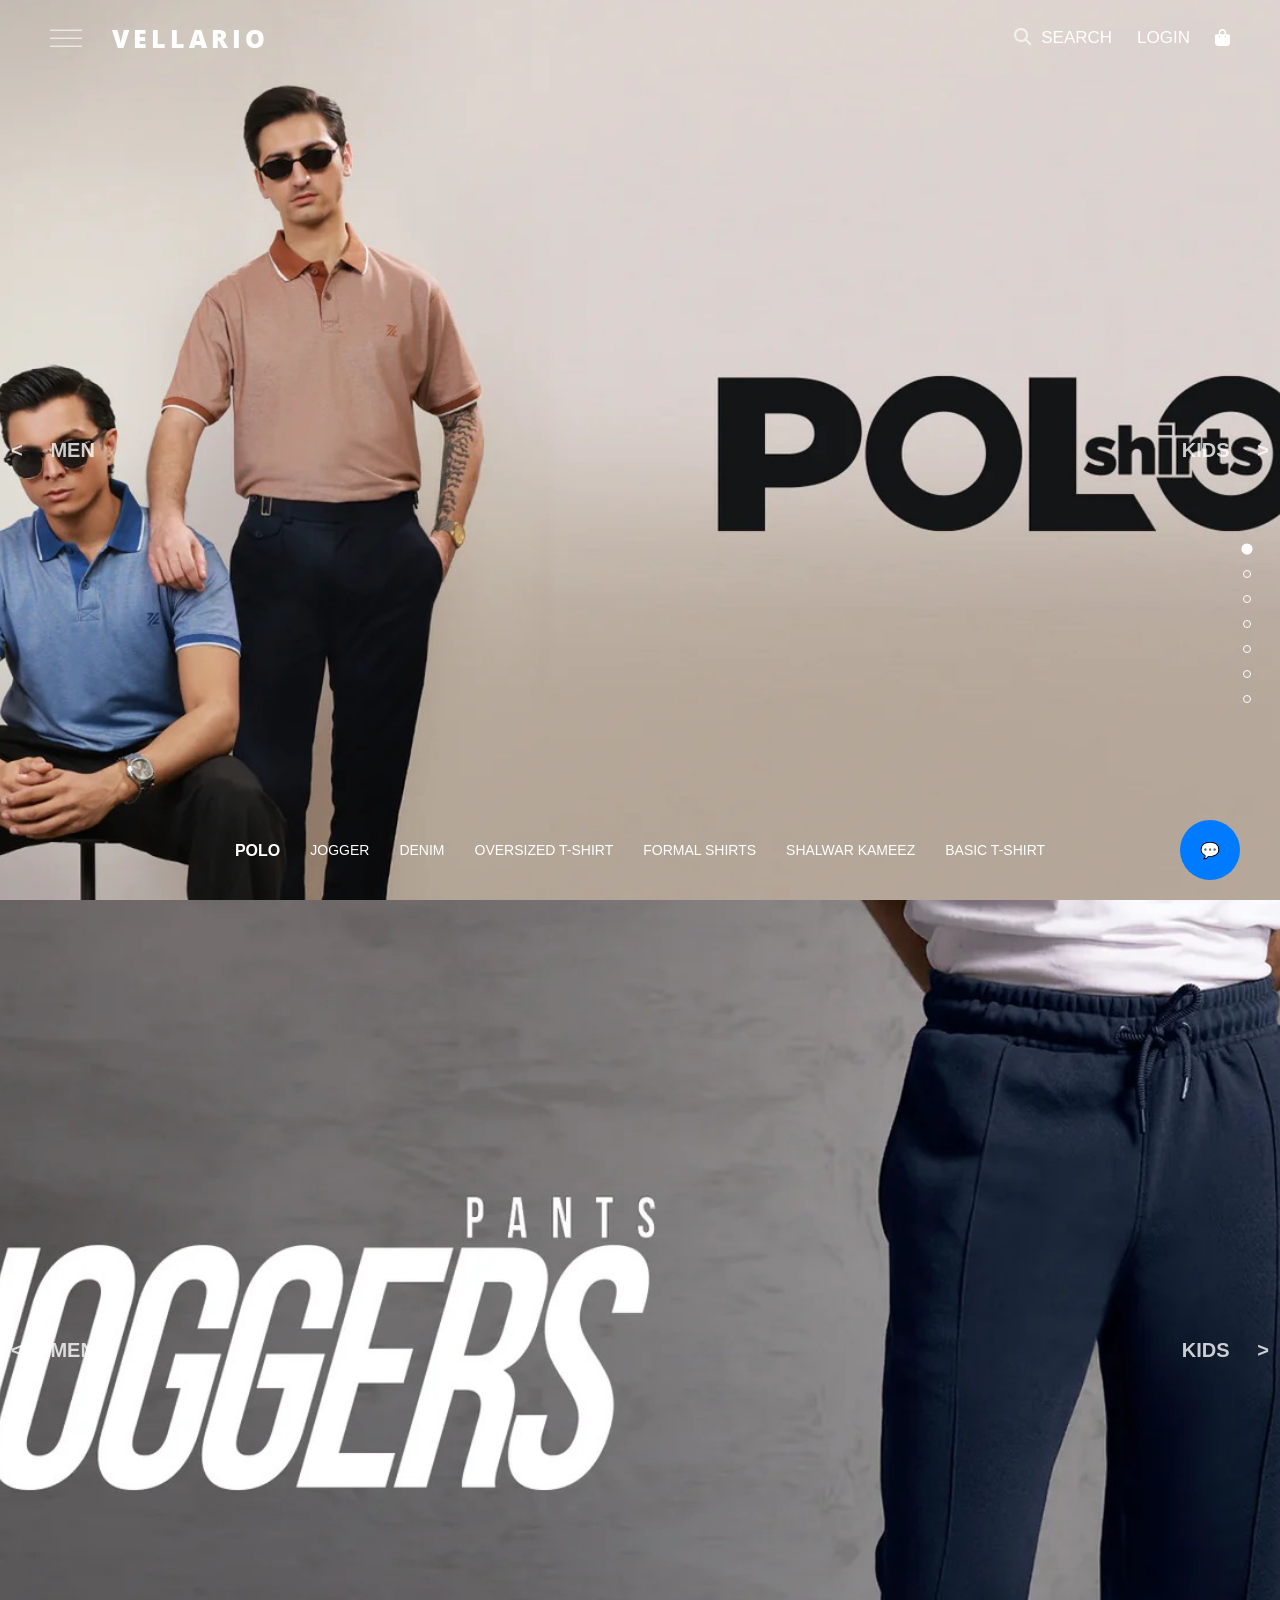
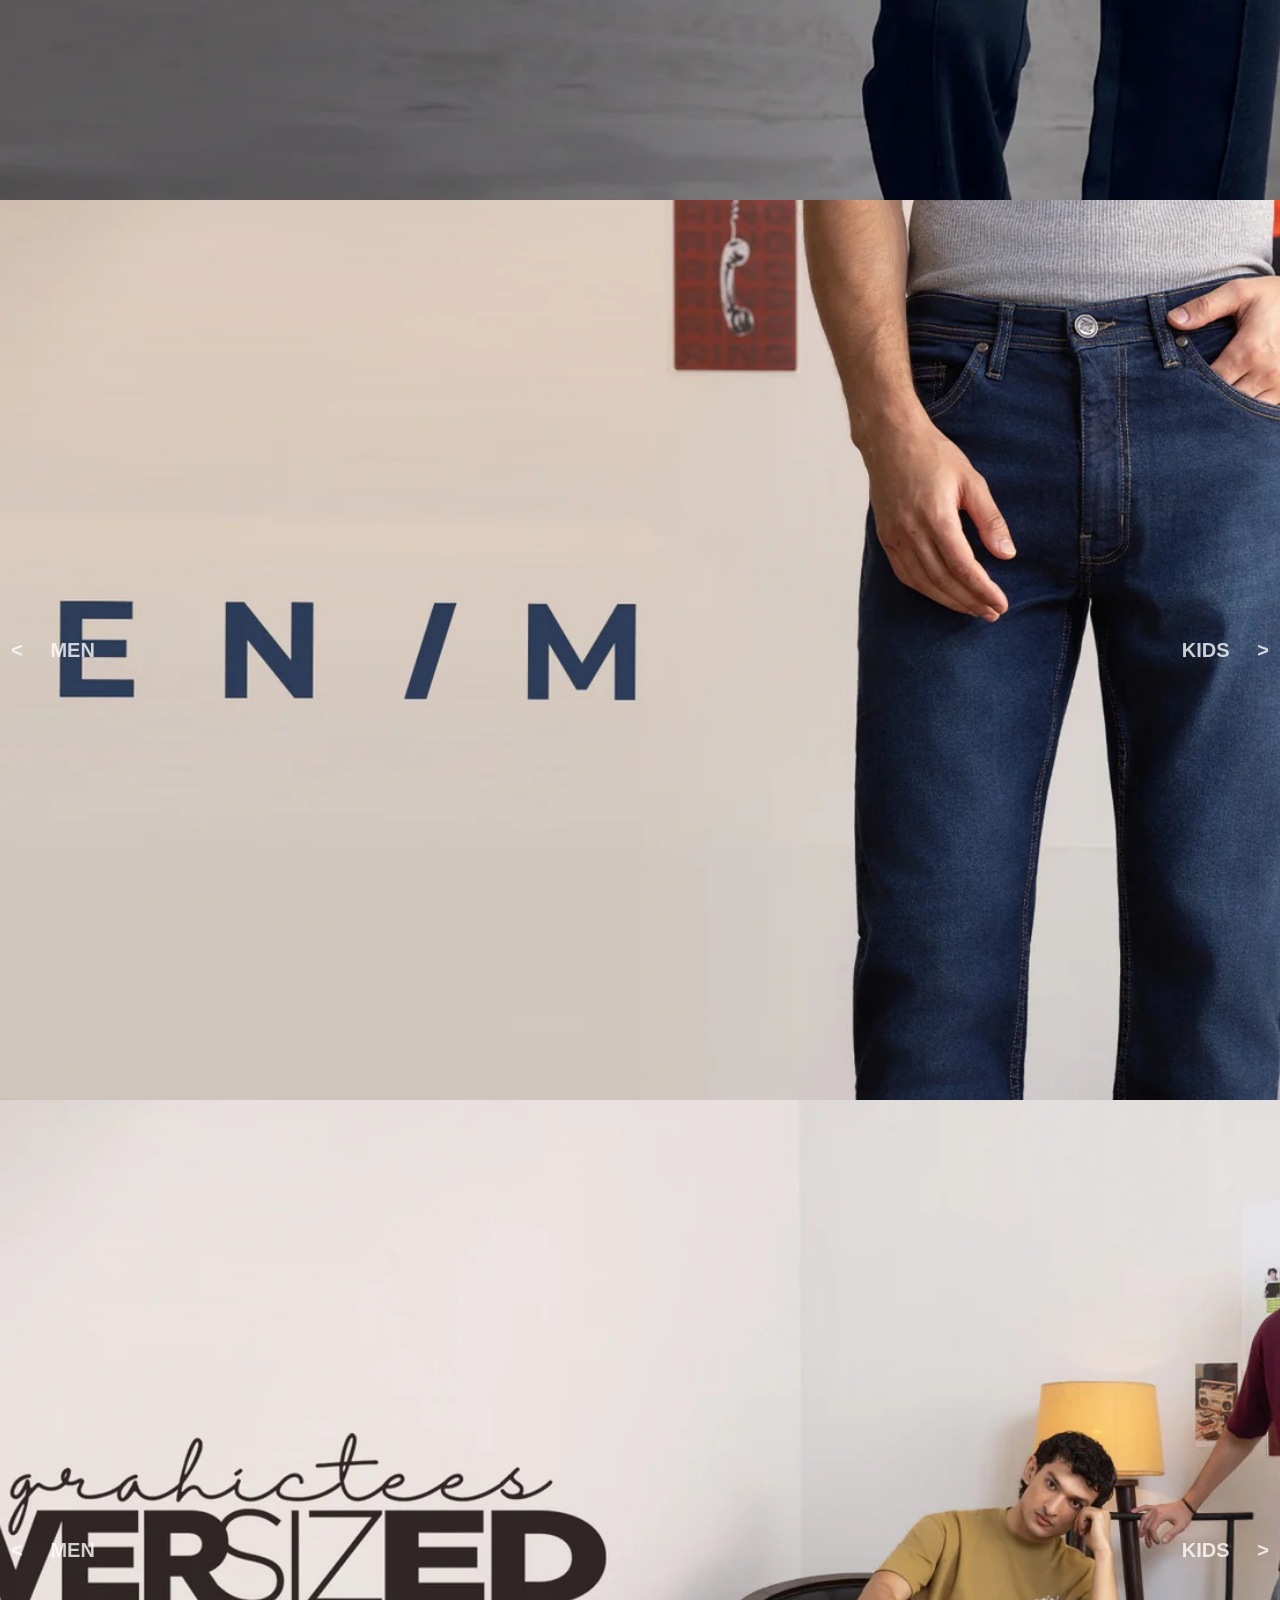
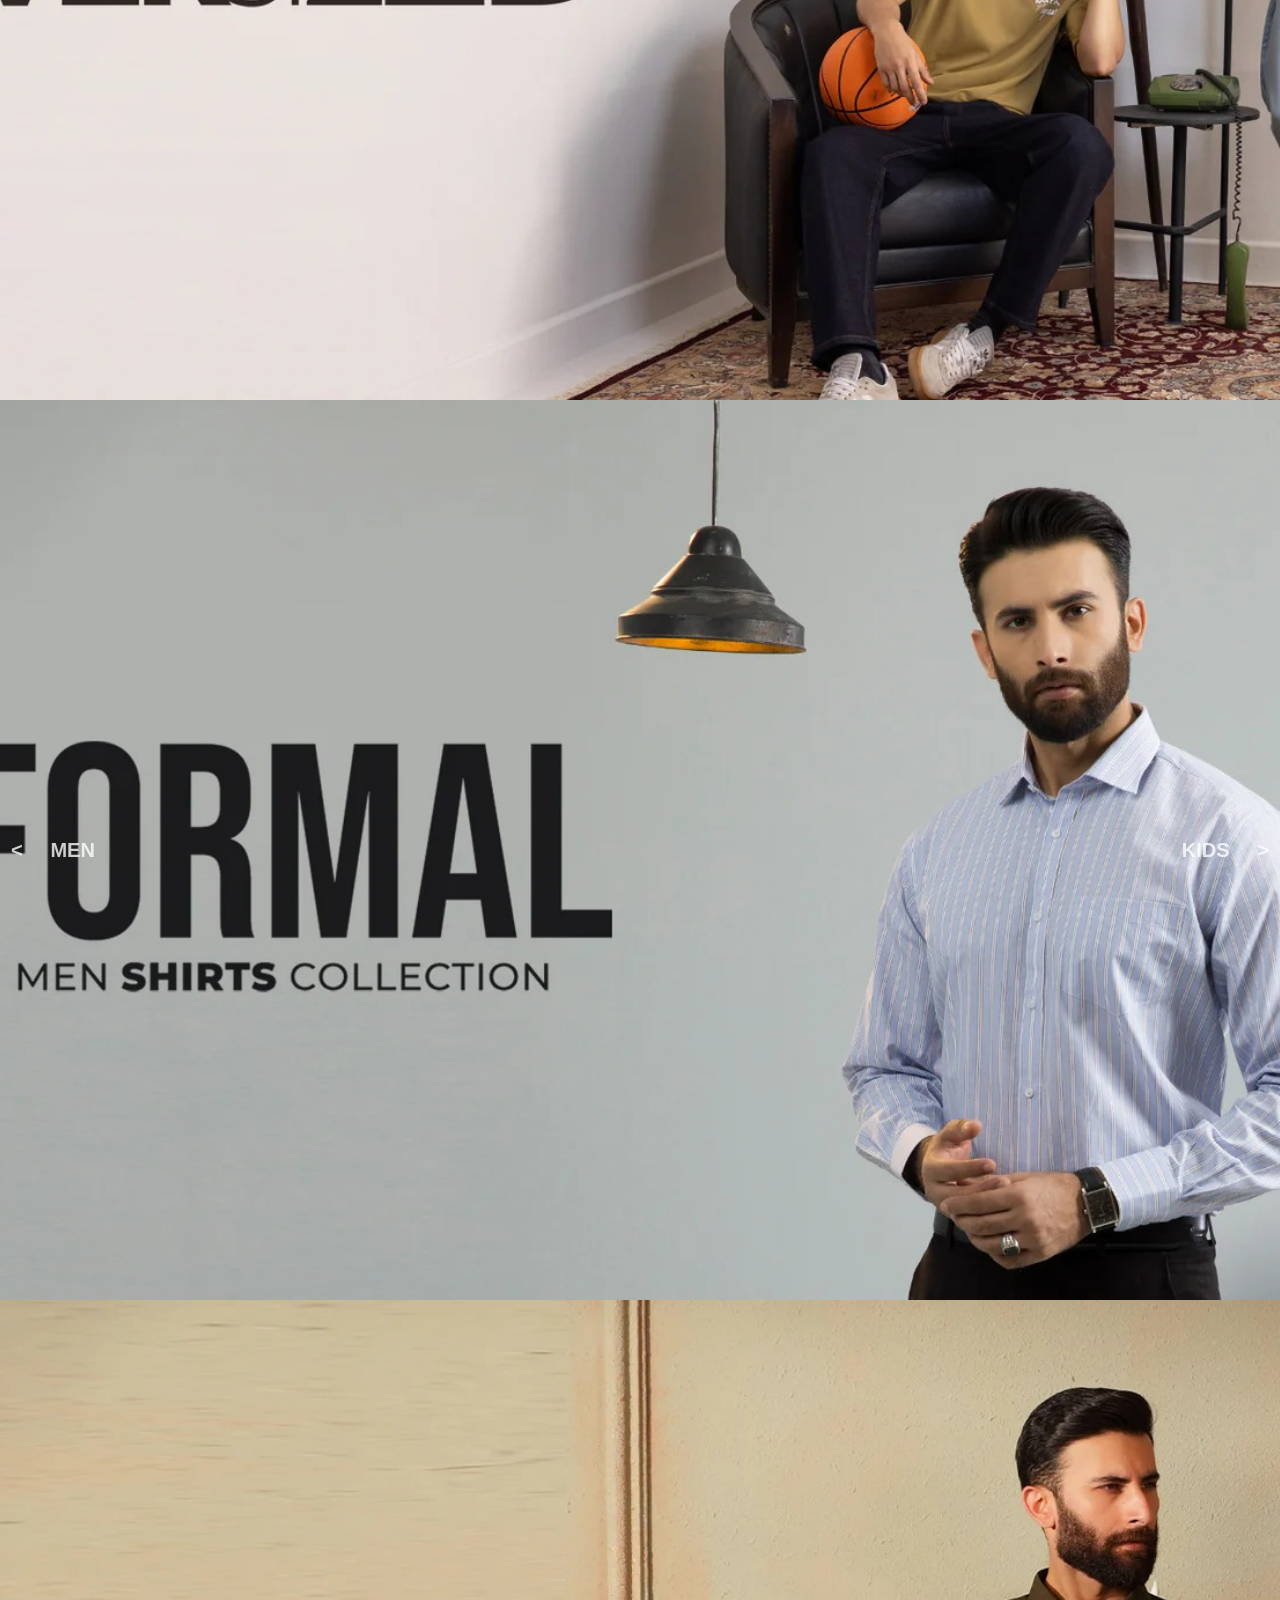
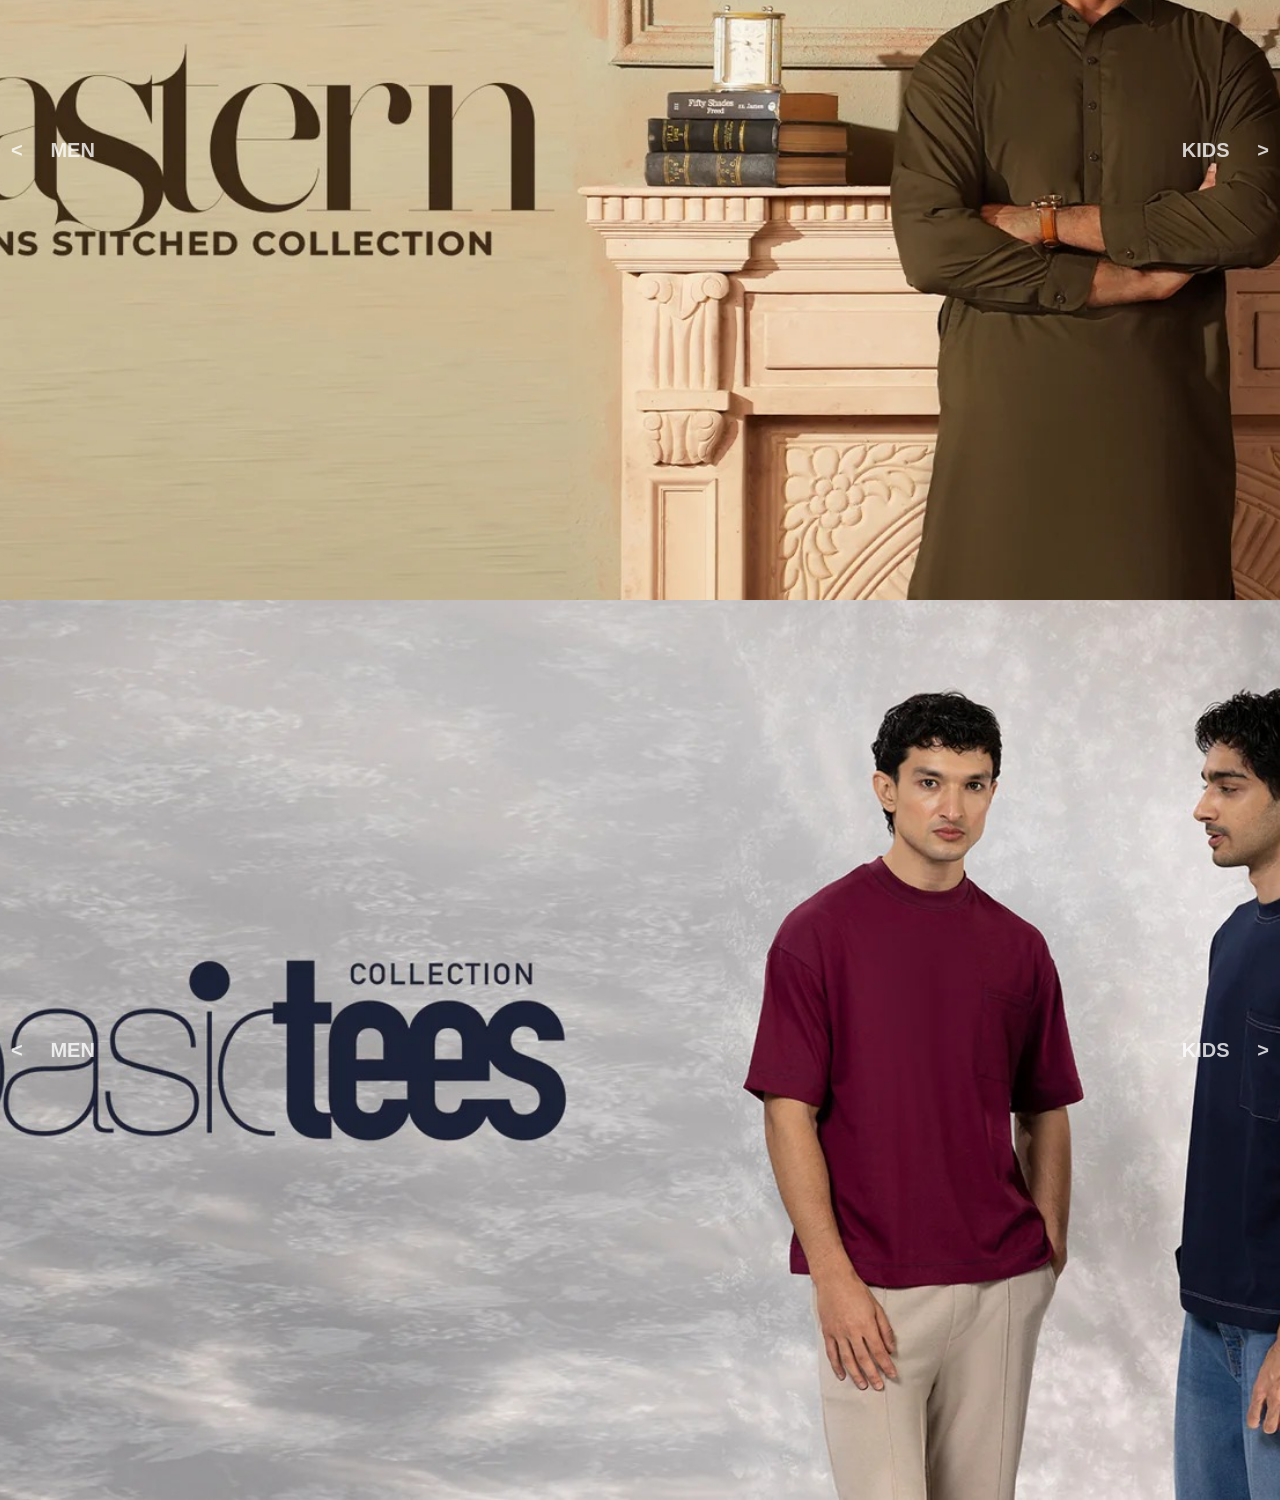
<file: index.html>
<!DOCTYPE html>
<html lang="en">

<head>
    <meta charset="UTF-8">
    <meta name="viewport" content="width=device-width, initial-scale=1.0">
    <title>Vellario</title>
    <link rel="stylesheet" href="https://cdnjs.cloudflare.com/ajax/libs/font-awesome/6.5.0/css/all.min.css">
    <link
        href="https://fonts.googleapis.com/css2?family=Montserrat:wght@800&family=Playfair+Display:ital,wght@1,500&family=Open+Sans:wght@600&display=swap"
        rel="stylesheet">
    <link rel="stylesheet" href="/CSS/style.css">
</head>

<body>

    <div id="sideNav" class="sidenav">

        <div class="side-header">

            <span class="close-btn" onclick="toggleNav(0)">✕</span>
            <h2 class="side-logo">VELLARIO</h2>

        </div>
        <div class="box">
            <span class="tab active" onclick="showTab('women', this)">WOMEN</span>
            <span class="tab" onclick="showTab('men', this)">MEN</span>
            <span class="tab" onclick="showTab('kids', this)">KIDS</span>
        </div>

        <div class="tab-content">

            <div class="tab-panel active" id="women">
                <a href="/htmls/womens/UNSTITCHED.HTML">UNSTITCHED</a>
                <a href="/htmls/womens/mODEST WEAR.HTML">MODEST WEAR</a>
                <a href="/htmls/womens/bags.html">BAGS</a>
                <a href="/htmls/womens/fragnance.html">FRAGRANCE</a>
            </div>

            <div class="tab-panel" id="men">
                <a href="/htmls/mens/t-shirts.html">T-SHIRTS</a>
                <a href="/htmls/mens/polo.html">POLO</a>
                <a href="/htmls/mens/Shirts.html">SHIRTS</a>
                <a href="/htmls/mens/fragnance - Copy.html">FRAGRANCE</a>
            </div>

            <div class="tab-panel" id="kids">
                <a href="/htmls/kids/boys.html">BOYS</a>
                <a href="/htmls/kids/girls.html">GIRLS</a>


            </div>

        </div>

    </div>


    <header>

        <div class="logo-section">

            <span class="bar" onclick="toggleNav('33vw')">&#119064;</span>

            <a href="/index.html" class="logo">VELLARIO</a>

        </div>


        <div class="nav-right">
            <a href="/htmls/search.html"> <i class="fa fa-search"></i>SEARCH</a>
            <a href="/htmls/login.html">LOGIN</a>
            <span><i class="fas fa-shopping-bag"></i></span>
        </div>
    </header>

    <div class="slider" id="mainSlider">

        <section class="section" style="background-image:url('/img/imgi_8_Polo_polo-shirts_20260211-d_1660x.jpg');">
            <div class="arrow arrow-left" onclick="prevSlide()">&lt;&nbsp;&nbsp;&nbsp;&nbsp; MEN</div>


            <div class="arrow arrow-right" onclick="nextSlide()">KIDS &nbsp;&nbsp;&nbsp;&nbsp;&gt;</div>
        </section>


        <section class="section"
            style="background-image:url('/img/imgi_11_Jogger_men-trouser-pants_20260211-d_1660x.jpg');">
            <div class="arrow arrow-left" onclick="prevSlide()">&lt;&nbsp;&nbsp;&nbsp;&nbsp; MEN</div>


            <div class="arrow arrow-right" onclick="nextSlide()">KIDS &nbsp;&nbsp;&nbsp;&nbsp;&gt;</div>
        </section>


        <section class="section" style="background-image:url('/img/imgi_10_Denim_denim_20260211-d_1660x.jpg');">
            <div class="arrow arrow-left" onclick="prevSlide()">&lt;&nbsp;&nbsp;&nbsp;&nbsp; MEN</div>


            <div class="arrow arrow-right" onclick="nextSlide()">KIDS &nbsp;&nbsp;&nbsp;&nbsp;&gt;</div>
        </section>

        <section class="section"
            style="background-image:url('/img/imgi_9_Oversized_oversized-graphic-t-shirt_20260211-d_1660x.jpg');">
            <div class="arrow arrow-left" onclick="prevSlide()">&lt;&nbsp;&nbsp;&nbsp;&nbsp; MEN</div>


            <div class="arrow arrow-right" onclick="nextSlide()">KIDS &nbsp;&nbsp;&nbsp;&nbsp;&gt;</div>
        </section>

        <section class="section"
            style="background-image:url('/img/imgi_12_Formal_Shirt_men-shirts_20260211-d_1660x.jpg');">
            <div class="arrow arrow-left" onclick="prevSlide()">&lt;&nbsp;&nbsp;&nbsp;&nbsp; MEN</div>


            <div class="arrow arrow-right" onclick="nextSlide()">KIDS &nbsp;&nbsp;&nbsp;&nbsp;&gt;</div>
        </section>

        <section class="section"
            style="background-image:url('/img/imgi_13_Shalwar_kameez_eastern-wear_20260211-d_1660x.jpg');">
            <div class="arrow arrow-left" onclick="prevSlide()">&lt;&nbsp;&nbsp;&nbsp;&nbsp; MEN</div>


            <div class="arrow arrow-right" onclick="nextSlide()">KIDS &nbsp;&nbsp;&nbsp;&nbsp;&gt;</div>
        </section>

        <section class="section"
            style="background-image:url('/img/imgi_14_T-Shirt_men-basic-t-shirt_20260211-d_1660x.jpg');">
            <div class="arrow arrow-left" onclick="prevSlide()">&lt;&nbsp;&nbsp;&nbsp;&nbsp; MEN</div>


            <div class="arrow arrow-right" onclick="nextSlide()">KIDS &nbsp;&nbsp;&nbsp;&nbsp;&gt;</div>
        </section>

    </div>



    <div class="dots">
        <div class="dot active" onclick="jump(0)"></div>
        <div class="dot" onclick="jump(1)"></div>
        <div class="dot" onclick="jump(2)"></div>
        <div class="dot" onclick="jump(3)"></div>
        <div class="dot" onclick="jump(4)"></div>
        <div class="dot" onclick="jump(5)"></div>
        <div class="dot" onclick="jump(6)"></div>

    </div>

    <nav class="bottom-nav">
        <a class="nav-item active">POLO</a>
        <a class="nav-item">JOGGER</a>
        <a class="nav-item">DENIM</a>
        <a class="nav-item">OVERSIZED T-SHIRT</a>
        <a class="nav-item">FORMAL SHIRTS</a>
        <a class="nav-item">SHALWAR KAMEEZ</a>
        <a class="nav-item">BASIC T-SHIRT</a>
    </nav>




    <!-- chatbox -->
    <div id="chat-container" style="
    position: fixed;
    bottom: 20px;
    right: 40px;
    width: 60px;
    height: 60px;
    border-radius: 50%;
    overflow: hidden;
    cursor: pointer;
    z-index: 1000;
    background: #007bff;
    display: flex;
    align-items: center;
    justify-content: center;
">
        💬
    </div>

    <!-- Hidden iframe (chat window) -->
    <iframe id="chatbox-iframe" src="https://www.chatbase.co/chatbot-iframe/KssADbkPVxOjn_orvt3pV" style="
        display: none;
        position: fixed;
        bottom: 90px;
        right: 30px;
        width: 350px;
        height: 500px;
        border: none;
        z-index: 1001;
        box-shadow: 0 5px 15px rgba(0,0,0,0.3);
        border-radius: 10px;
    "></iframe>

    <script>
        // Toggle the chat window when clicking the icon
        const icon = document.getElementById('chat-container');
        const chat = document.getElementById('chatbox-iframe');

        icon.addEventListener('click', () => {
            chat.style.display = chat.style.display === 'block' ? 'none' : 'block';
        });
    </script>

    <script src="/java.js"></script>
</body>

</html>
</file>
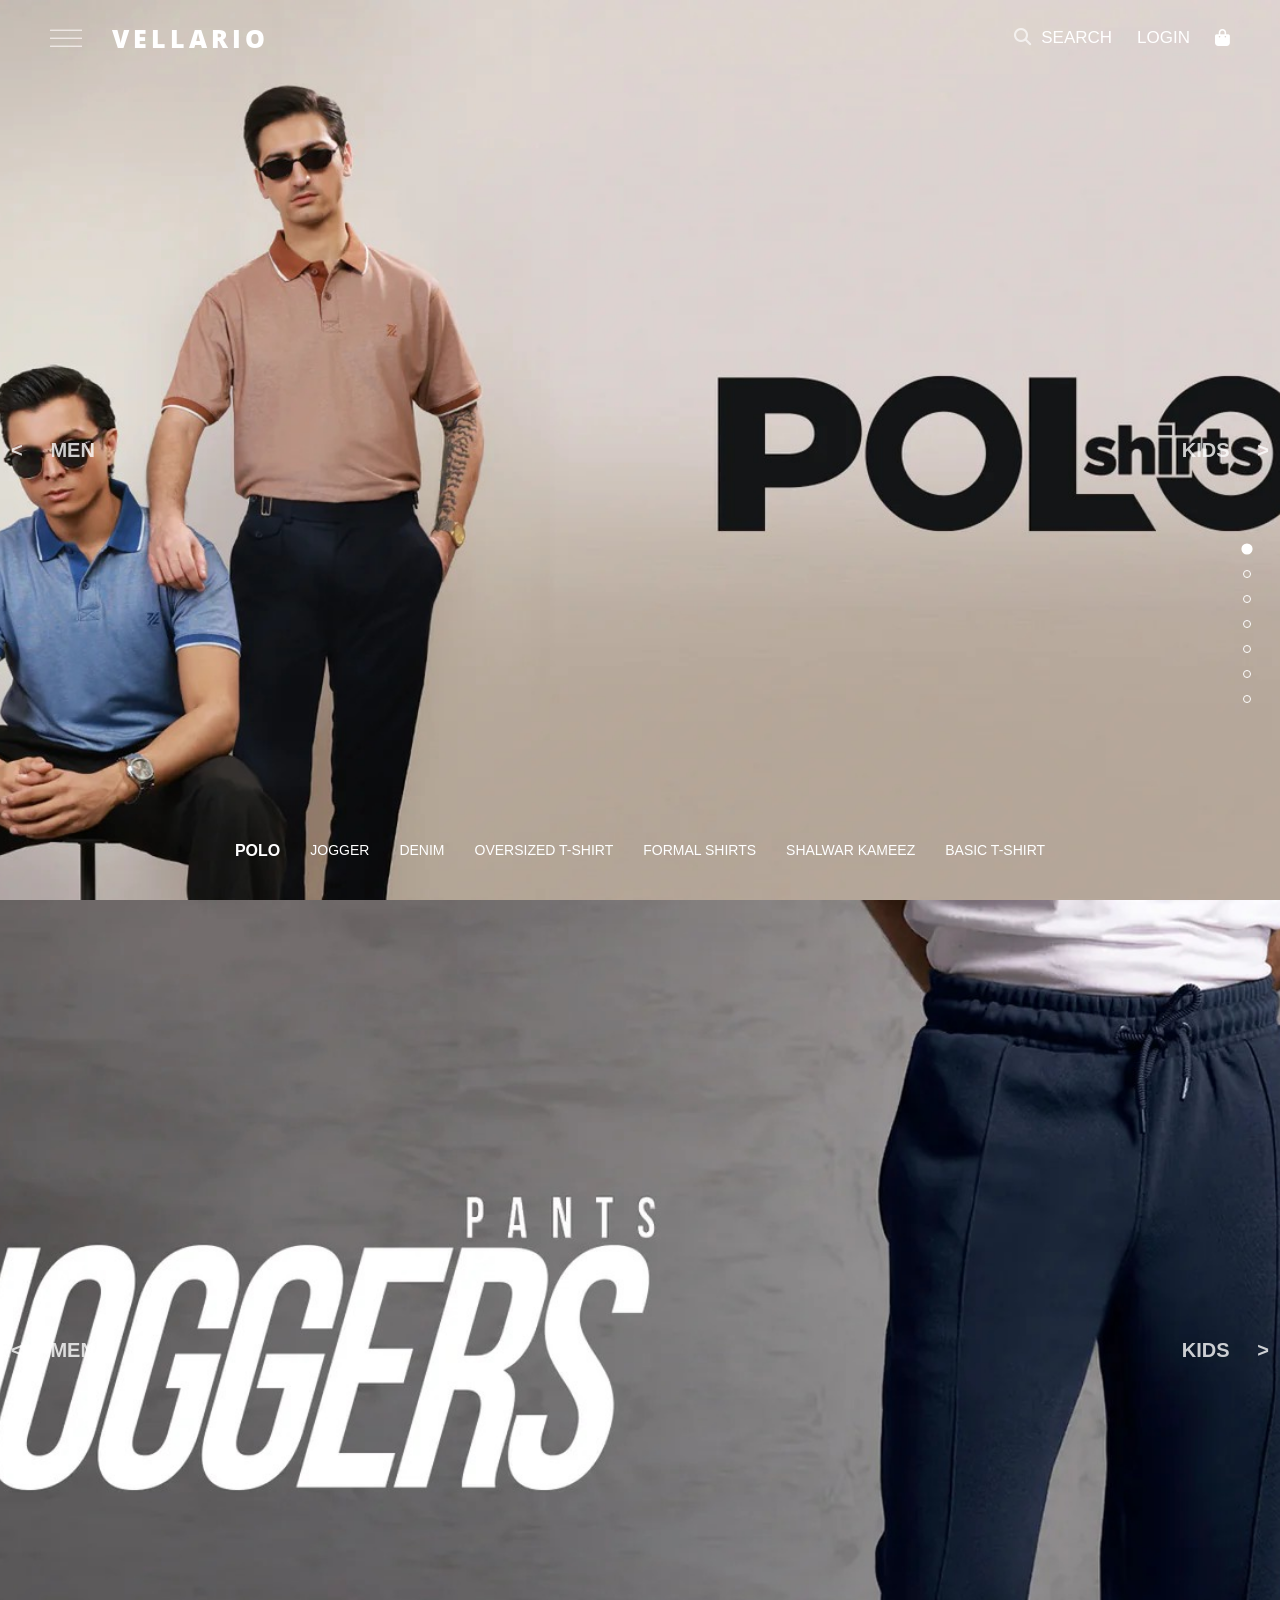
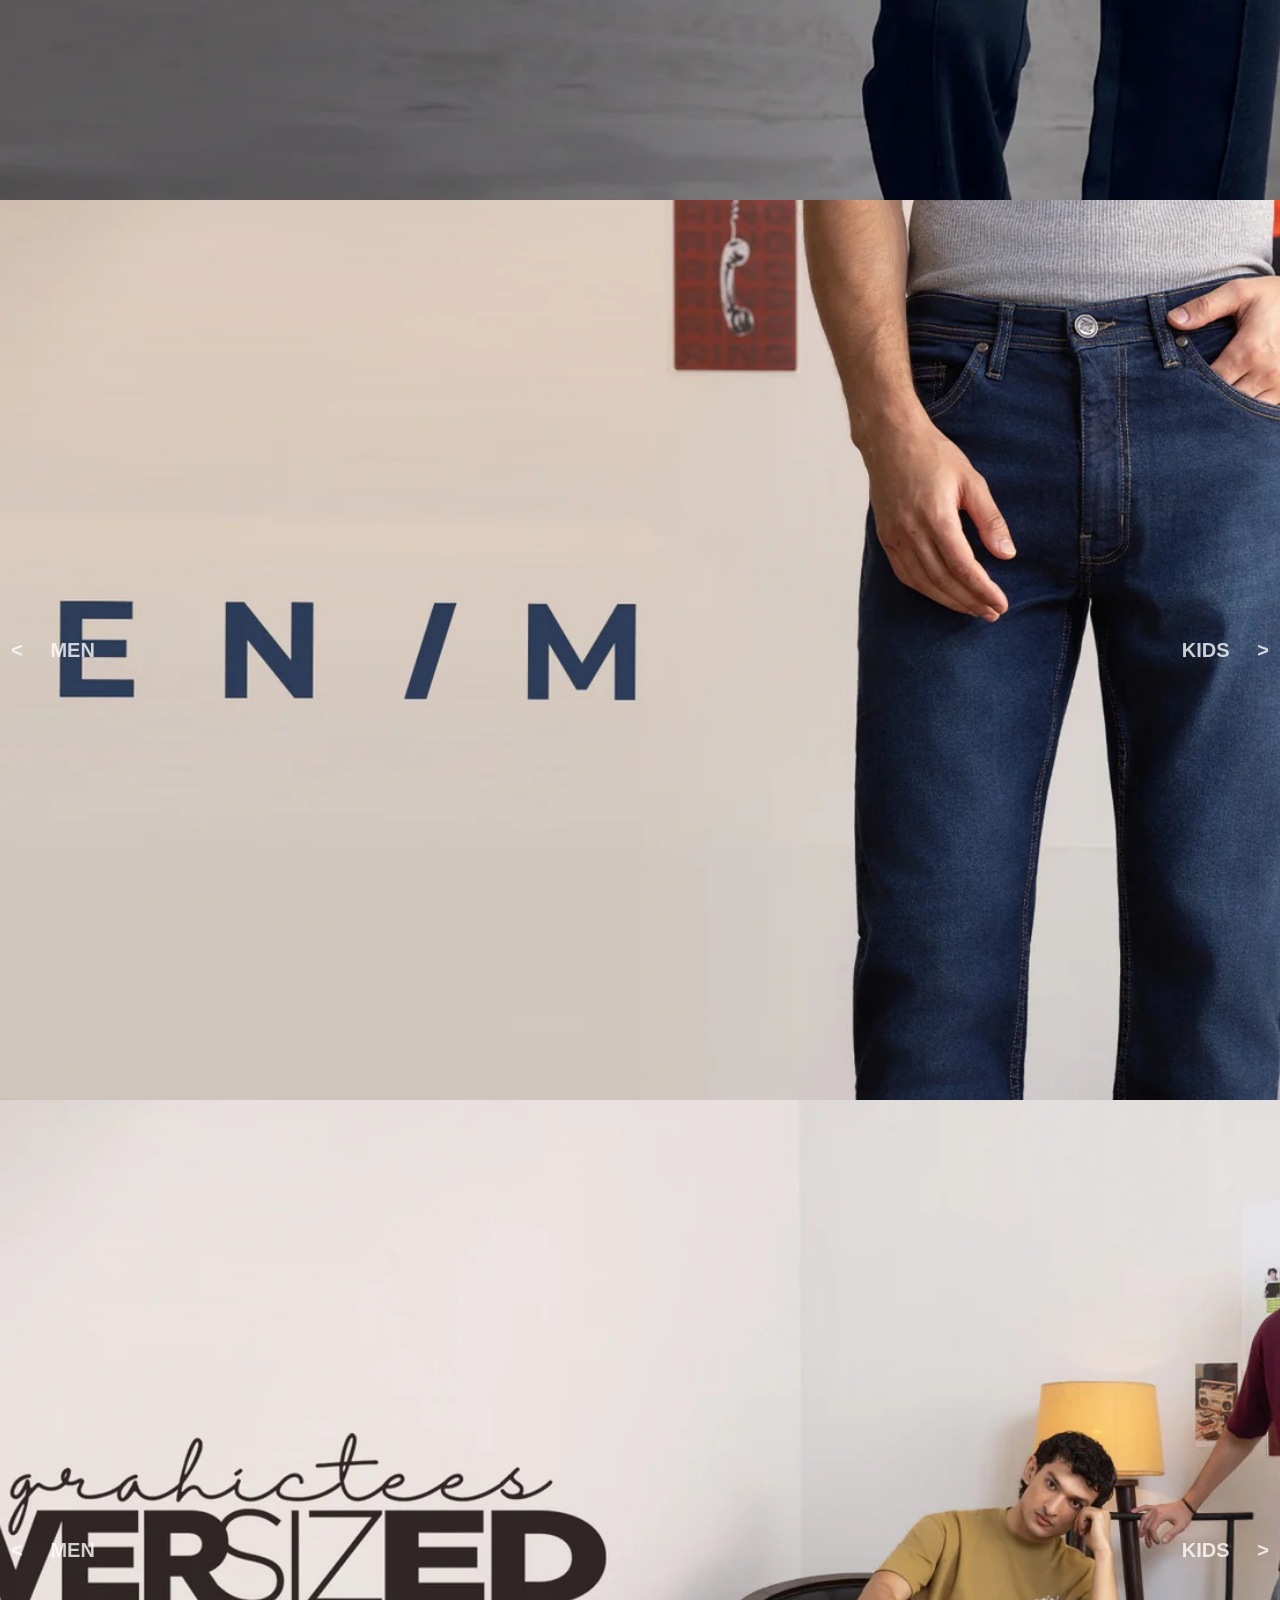
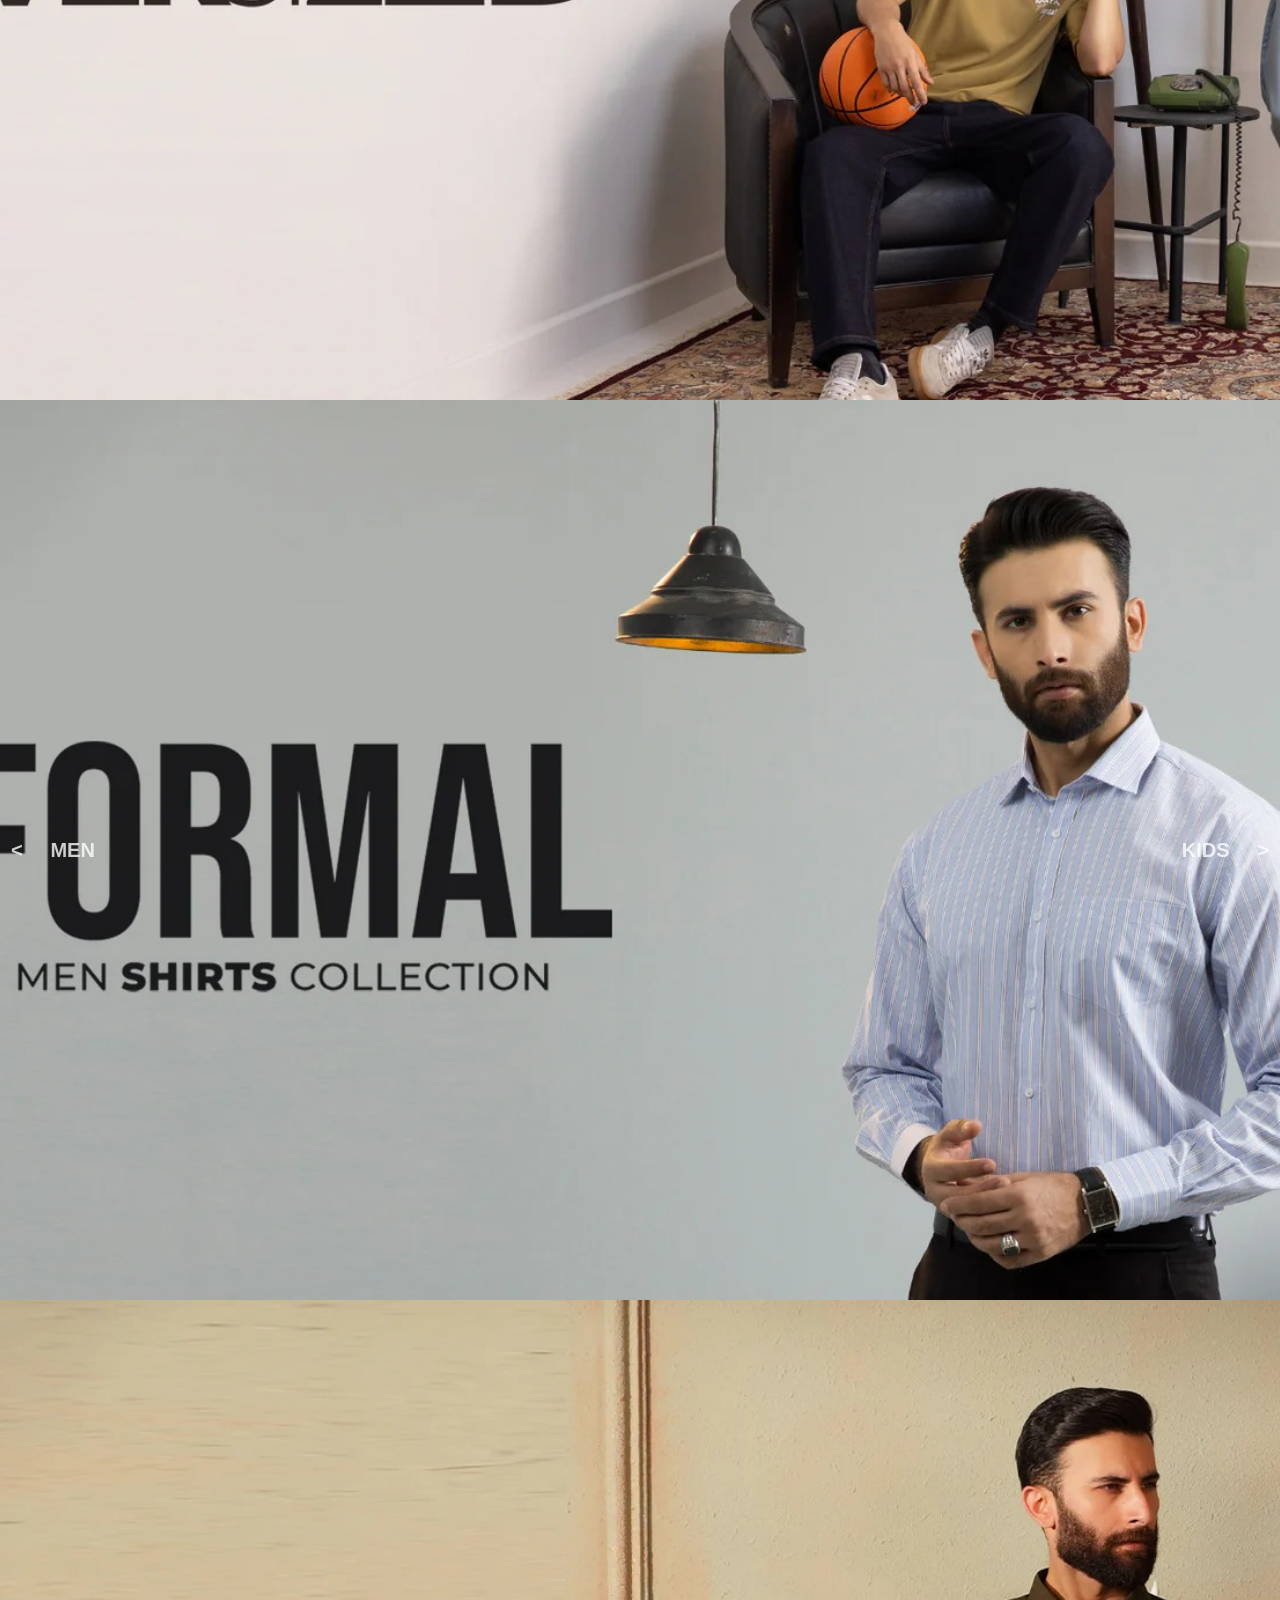
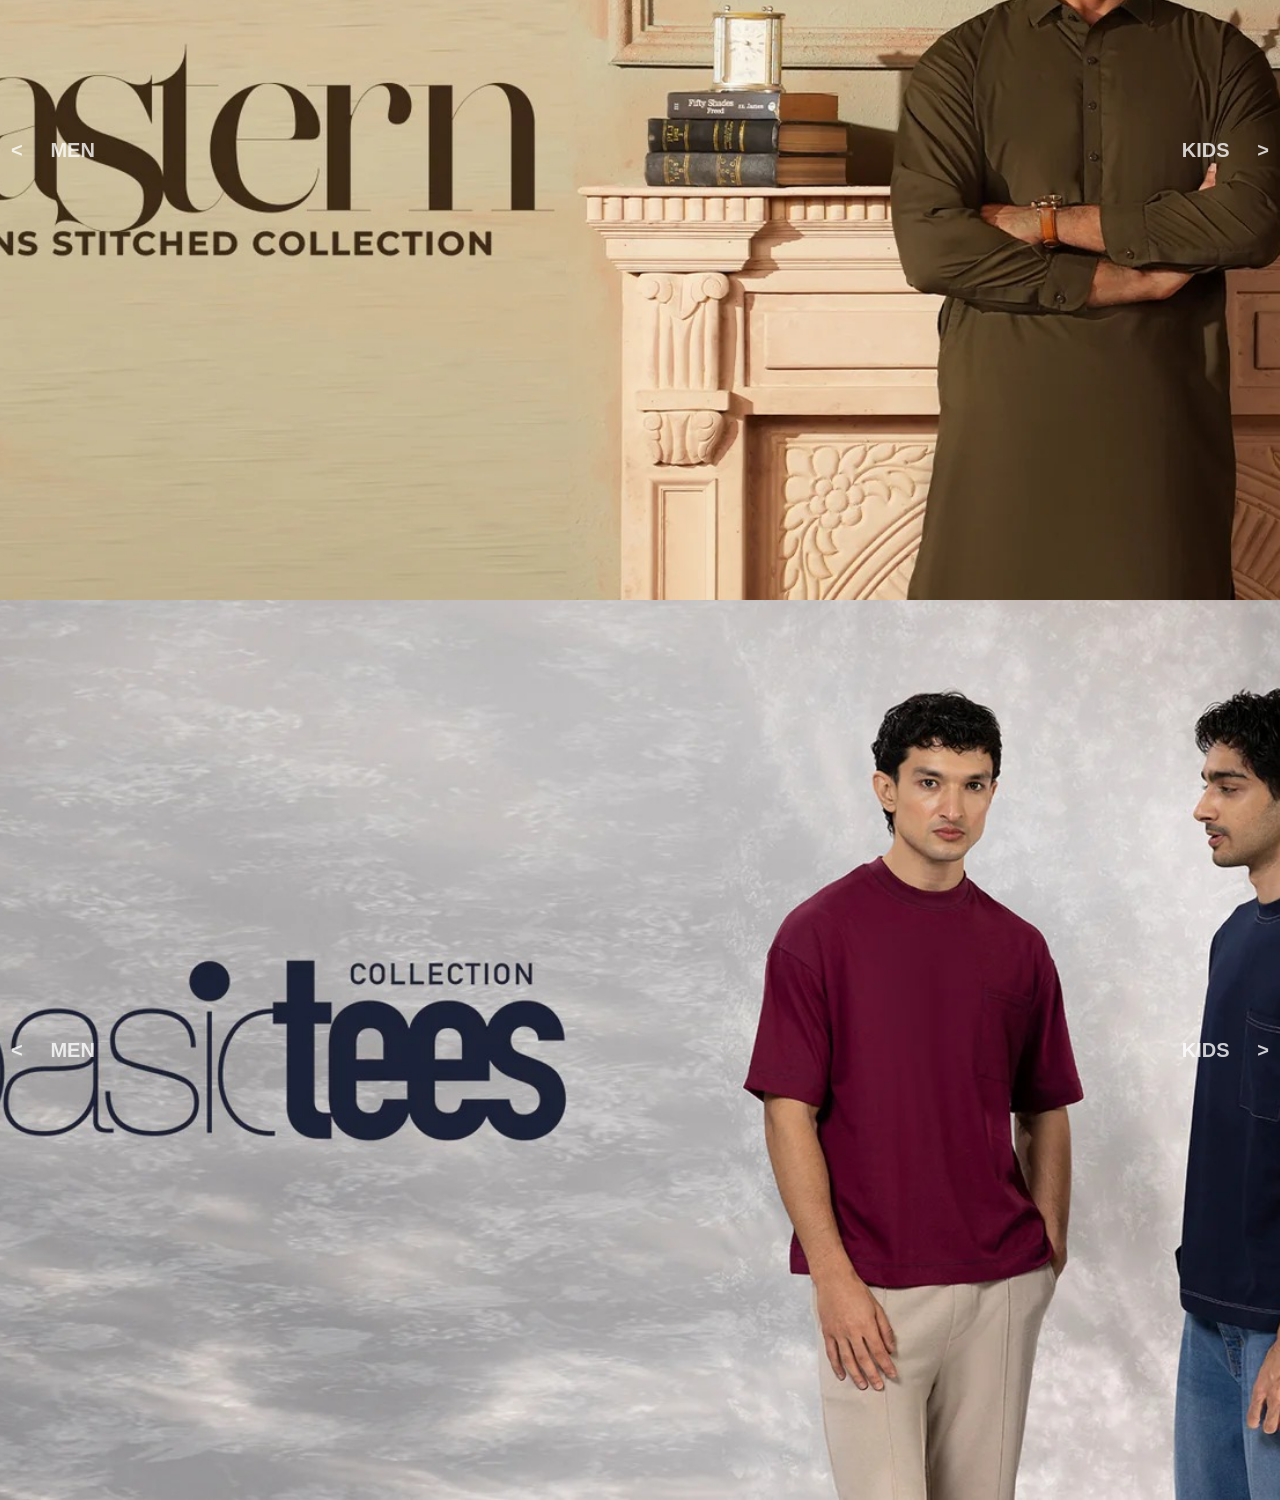
<file: htmls/index.html>
<!DOCTYPE html>
<html lang="en">

<head>
    <meta charset="UTF-8">
    <meta name="viewport" content="width=device-width, initial-scale=1.0">
    <title>Vellario</title>
    <link rel="stylesheet" href="https://cdnjs.cloudflare.com/ajax/libs/font-awesome/6.5.0/css/all.min.css">
    <link
        href="https://fonts.googleapis.com/css2?family=Montserrat:wght@800&family=Playfair+Display:ital,wght@1,500&family=Open+Sans:wght@600&display=swap"
        rel="stylesheet">
    <link rel="stylesheet" href="/CSS/style.css">
</head>

<body>

    <div id="sideNav" class="sidenav">

        <div class="side-header">

            <span class="close-btn" onclick="toggleNav(0)">✕</span>
            <h2 class="side-logo">VELLARIO</h2>

        </div>
        <div class="box">
            <span class="tab active" onclick="showTab('women', this)">WOMEN</span>
            <span class="tab" onclick="showTab('men', this)">MEN</span>
            <span class="tab" onclick="showTab('kids', this)">KIDS</span>
        </div>

        <div class="tab-content">

            <div class="tab-panel active" id="women">
                <a href="/htmls/womens/UNSTITCHED.HTML">UNSTITCHED</a>
                <a href="/htmls/womens/mODEST WEAR.HTML">MODEST WEAR</a>
                <a href="/htmls/womens/bags.html">BAGS</a>
                <a href="/htmls/womens/fragnance.html">FRAGRANCE</a>
            </div>

            <div class="tab-panel" id="men">
                <a href="/htmls/mens/t-shirts.html">T-SHIRTS</a>
                <a href="/htmls/mens/polo.html">POLO</a>
                <a href="/htmls/mens/Shirts.html">SHIRTS</a>
                <a href="/htmls/mens/fragnance - Copy.html">FRAGRANCE</a>
            </div>

            <div class="tab-panel" id="kids">
                <a href="/htmls/kids/boys.html">BOYS</a>
                <a href="/htmls/kids/girls.html">GIRLS</a>


            </div>

        </div>

    </div>


    <header>

        <div class="logo-section">

            <span class="bar" onclick="toggleNav('33vw')">&#119064;</span>

            <a href="/htmls/index.html" class="logo">VELLARIO</a>

        </div>


        <div class="nav-right">
            <a href="/htmls/search.html"> <i class="fa fa-search"></i>SEARCH</a>
            <a href="/htmls/login.html">LOGIN</a>
            <span><i class="fas fa-shopping-bag"></i></span>
        </div>
    </header>

    <div class="slider" id="mainSlider">

        <section class="section" style="background-image:url('/img/imgi_8_Polo_polo-shirts_20260211-d_1660x.jpg');">
            <div class="arrow arrow-left" onclick="prevSlide()">&lt;&nbsp;&nbsp;&nbsp;&nbsp; MEN</div>


            <div class="arrow arrow-right" onclick="nextSlide()">KIDS &nbsp;&nbsp;&nbsp;&nbsp;&gt;</div>
        </section>


        <section class="section"
            style="background-image:url('/img/imgi_11_Jogger_men-trouser-pants_20260211-d_1660x.jpg');">
            <div class="arrow arrow-left" onclick="prevSlide()">&lt;&nbsp;&nbsp;&nbsp;&nbsp; MEN</div>


            <div class="arrow arrow-right" onclick="nextSlide()">KIDS &nbsp;&nbsp;&nbsp;&nbsp;&gt;</div>
        </section>


        <section class="section" style="background-image:url('/img/imgi_10_Denim_denim_20260211-d_1660x.jpg');">
            <div class="arrow arrow-left" onclick="prevSlide()">&lt;&nbsp;&nbsp;&nbsp;&nbsp; MEN</div>


            <div class="arrow arrow-right" onclick="nextSlide()">KIDS &nbsp;&nbsp;&nbsp;&nbsp;&gt;</div>
        </section>

        <section class="section"
            style="background-image:url('/img/imgi_9_Oversized_oversized-graphic-t-shirt_20260211-d_1660x.jpg');">
            <div class="arrow arrow-left" onclick="prevSlide()">&lt;&nbsp;&nbsp;&nbsp;&nbsp; MEN</div>


            <div class="arrow arrow-right" onclick="nextSlide()">KIDS &nbsp;&nbsp;&nbsp;&nbsp;&gt;</div>
        </section>

        <section class="section"
            style="background-image:url('/img/imgi_12_Formal_Shirt_men-shirts_20260211-d_1660x.jpg');">
            <div class="arrow arrow-left" onclick="prevSlide()">&lt;&nbsp;&nbsp;&nbsp;&nbsp; MEN</div>


            <div class="arrow arrow-right" onclick="nextSlide()">KIDS &nbsp;&nbsp;&nbsp;&nbsp;&gt;</div>
        </section>

        <section class="section"
            style="background-image:url('/img/imgi_13_Shalwar_kameez_eastern-wear_20260211-d_1660x.jpg');">
            <div class="arrow arrow-left" onclick="prevSlide()">&lt;&nbsp;&nbsp;&nbsp;&nbsp; MEN</div>


            <div class="arrow arrow-right" onclick="nextSlide()">KIDS &nbsp;&nbsp;&nbsp;&nbsp;&gt;</div>
        </section>

        <section class="section"
            style="background-image:url('/img/imgi_14_T-Shirt_men-basic-t-shirt_20260211-d_1660x.jpg');">
            <div class="arrow arrow-left" onclick="prevSlide()">&lt;&nbsp;&nbsp;&nbsp;&nbsp; MEN</div>


            <div class="arrow arrow-right" onclick="nextSlide()">KIDS &nbsp;&nbsp;&nbsp;&nbsp;&gt;</div>
        </section>

    </div>



    <div class="dots">
        <div class="dot active" onclick="jump(0)"></div>
        <div class="dot" onclick="jump(1)"></div>
        <div class="dot" onclick="jump(2)"></div>
        <div class="dot" onclick="jump(3)"></div>
        <div class="dot" onclick="jump(4)"></div>
        <div class="dot" onclick="jump(5)"></div>
        <div class="dot" onclick="jump(6)"></div>

    </div>

    <nav class="bottom-nav">
        <a class="nav-item active">POLO</a>
        <a class="nav-item">JOGGER</a>
        <a class="nav-item">DENIM</a>
        <a class="nav-item">OVERSIZED T-SHIRT</a>
        <a class="nav-item">FORMAL SHIRTS</a>
        <a class="nav-item">SHALWAR KAMEEZ</a>
        <a class="nav-item">BASIC T-SHIRT</a>
    </nav>



    <!-- links -->

    <script src="/java.js"></script>
</body>

</html>
</file>
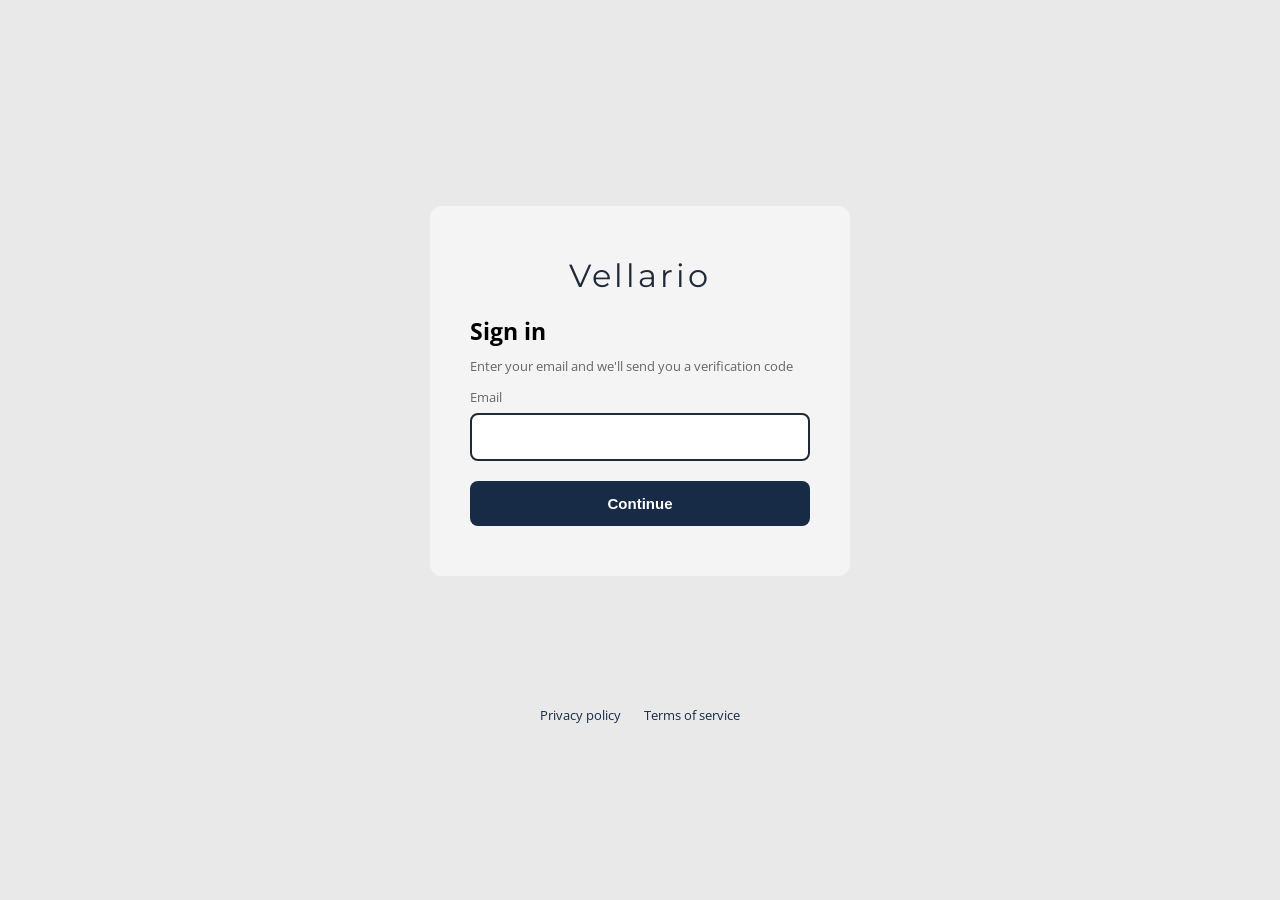
<file: htmls/login.html>
<!DOCTYPE html>
<html lang="en">

<head>
    <meta charset="UTF-8">
    <meta name="viewport" content="width=device-width, initial-scale=1.0">
    <title>Sign In</title>
    <link
        href="https://fonts.googleapis.com/css2?family=Montserrat:wght@600;800&family=Open+Sans:wght@400;600&display=swap"
        rel="stylesheet">
    <link rel="stylesheet" href="/CSS/login.css">
</head>

<body>

    <div class="login-wrapper">

        <div class="login-card">

            <h1 class="brand">Vellario</h1>

            <h2>Sign in</h2>
            <p class="subtext">
                Enter your email and we'll send you a verification code
            </p>

            <form action="/index.html">

                <div class="input-group">
                    <label>Email</label>
                    <input type="email" name="email" required>
                </div>

                <button type="submit" class="btn">Continue</button>

            </form>



        </div>

        <div class="footer-links">
            <a href="#">Privacy policy</a>
            <a href="#">Terms of service</a>
        </div>

    </div>

</body>

</html>
</file>
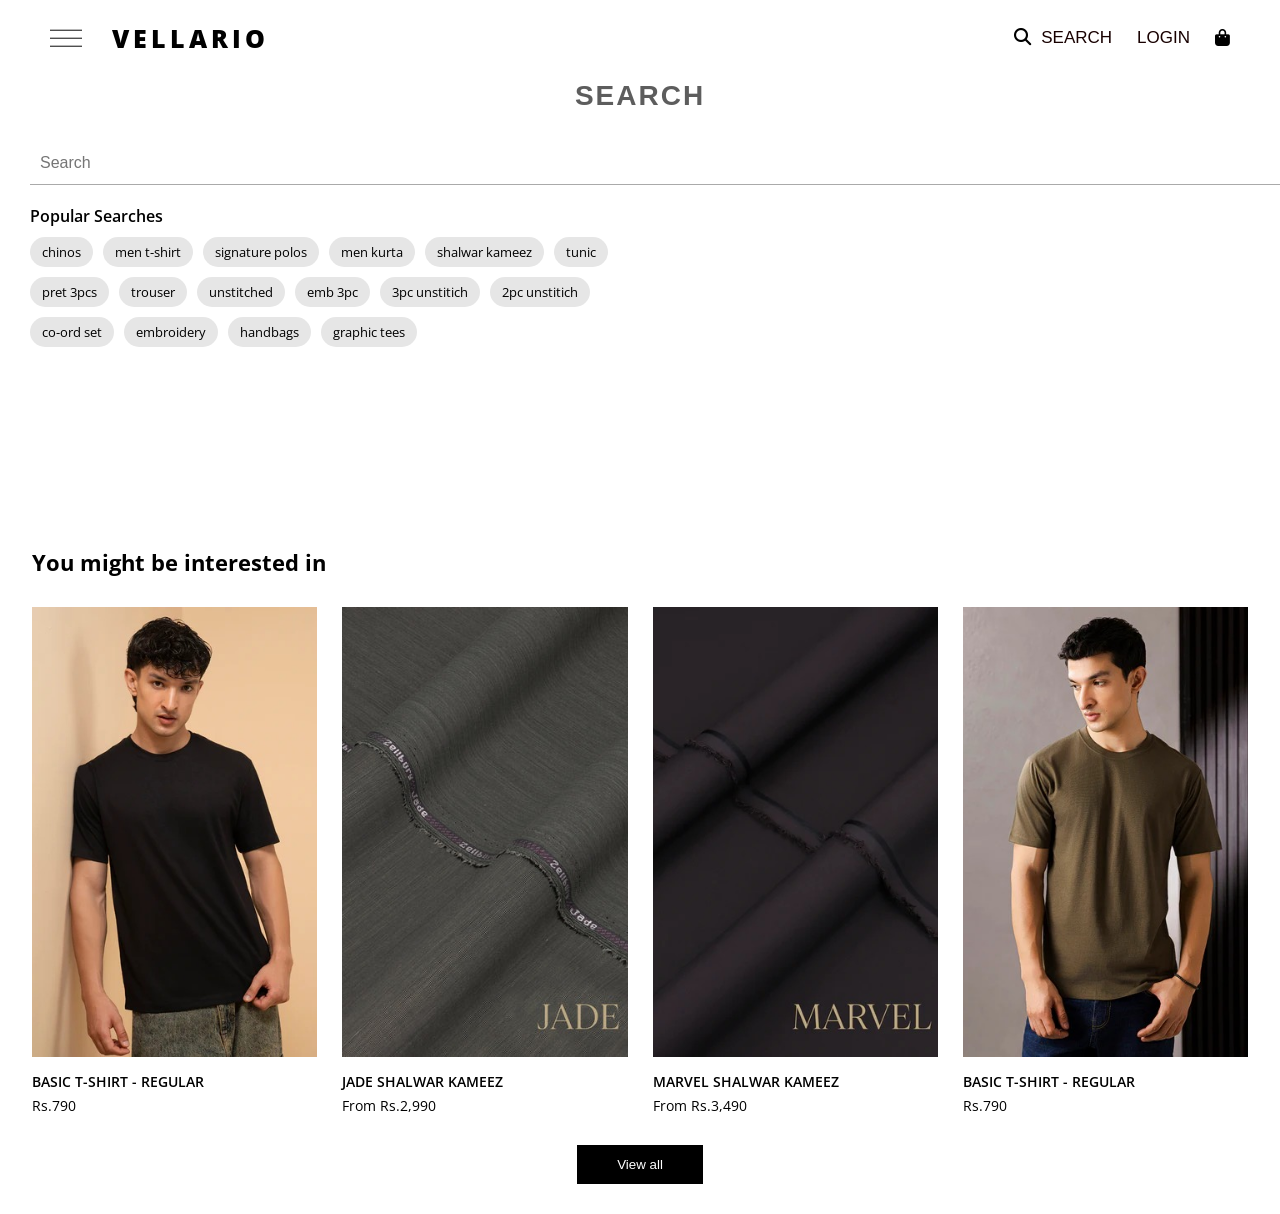
<file: htmls/search.html>
<!DOCTYPE html>
<html lang="en">

<head>
    <meta charset="UTF-8">
    <meta name="viewport" content="width=device-width, initial-scale=1.0">
    <title>Search</title>
    <link rel="stylesheet" href="https://cdnjs.cloudflare.com/ajax/libs/font-awesome/6.5.0/css/all.min.css">
    <link
        href="https://fonts.googleapis.com/css2?family=Montserrat:wght@600;800&family=Open+Sans:wght@400;600&display=swap"
        rel="stylesheet">
    <link rel="stylesheet" href="/CSS/search.css">
</head>

<body>

    <div id="sideNav" class="sidenav">

        <div class="side-header">

            <span class="close-btn" onclick="toggleNav(0)">✕</span>
            <h2 class="side-logo">VELLARIO</h2>

        </div>
        <div class="box">
            <span class="tab active" onclick="showTab('women', this)">WOMEN</span>
            <span class="tab" onclick="showTab('men', this)">MEN</span>
            <span class="tab" onclick="showTab('kids', this)">KIDS</span>
        </div>

        <div class="tab-content">


            <div class="tab-panel active" id="women">
                <a href="/htmls/womens/UNSTITCHED.HTML">UNSTITCHED</a>
                <a href="/htmls/womens/mODEST WEAR.HTML">MODEST WEAR</a>
                <a href="/htmls/womens/bags.html">BAGS</a>
                <a href="/htmls/womens/fragnance.html">FRAGRANCE</a>
            </div>

            <div class="tab-panel" id="men">
                <a href="/htmls/mens/t-shirts.html">T-SHIRTS</a>
                <a href="/htmls/mens/polo.html">POLO</a>
                <a href="/htmls/mens/Shirts.html">SHIRTS</a>
                <a href="/htmls/mens/fragnance - Copy.html">FRAGRANCE</a>
            </div>

            <div class="tab-panel" id="kids">
                <a href="/htmls/kids/boys.html">BOYS</a>
                <a href="/htmls/kids/girls.html">GIRLS</a>


            </div>

        </div>

    </div>


    <header>

        <div class="logo-section">

            <span class="bar" onclick="toggleNav('33vw')">&#119064;</span>

            <a href="/index.html" class="logo">VELLARIO</a>

        </div>



        <div class="nav-right">
            <a href="/htmls/search.html"> <i class="fa fa-search"></i>SEARCH</a>
            <a href="/htmls/login.html">LOGIN</a>
            <span><i class="fas fa-shopping-bag"></i></span>
        </div>
    </header>



    <section class="search-section">
        <h1>SEARCH</h1>

        <div class="search-box">
            <input type="text" placeholder="Search">
            🔍
        </div>

        <p class="popular-title">Popular Searches</p>

        <div class="tags">
            <span>chinos</span>
            <span>men t-shirt</span>
            <span>signature polos</span>
            <span>men kurta</span>
            <span>shalwar kameez</span>
            <span>tunic</span>
            <span>pret 3pcs</span>
            <span>trouser</span>
            <span>unstitched</span>
            <span>emb 3pc</span>
            <span>3pc unstitich</span>
            <span>2pc unstitich</span>
            <span>co-ord set</span>
            <span>embroidery</span>
            <span>handbags</span>
            <span>graphic tees</span>
        </div>
    </section>

    <section class="interest-section">
        <h2>You might be interested in</h2>

        <div class="product-grid">

            <div class="card">
                <img src="/img/imgi_423_MBTS25R003-_BLACK_4.jpg" />
                <p class="title">BASIC T-SHIRT - REGULAR</p>
                <p class="price">Rs.790</p>
            </div>

            <div class="card">
                <img src="/img/imgi_411_Jade-PC_Ash_Grey_b1dbafb8-2475-4506-9601-0ec2ca66fdeb.jpg" />
                <p class="title">JADE SHALWAR KAMEEZ</p>
                <p class="price">From Rs.2,990</p>
            </div>

            <div class="card">
                <img src="/img/imgi_418_MARVEL-PC_INDIGO.jpg" />
                <p class="title">MARVEL SHALWAR KAMEEZ</p>
                <p class="price">From Rs.3,490</p>
            </div>

            <div class="card">
                <img src="/img/imgi_405_MBTS25R002_OLIVE_3 (1).jpg" />
                <p class="title">BASIC T-SHIRT - REGULAR</p>
                <p class="price">Rs.790</p>
            </div>

        </div>

        <div class="view-btn">
            <button>View all</button>
        </div>

    </section>

    <script src="/java.js"></script>
</body>

</html>
</file>
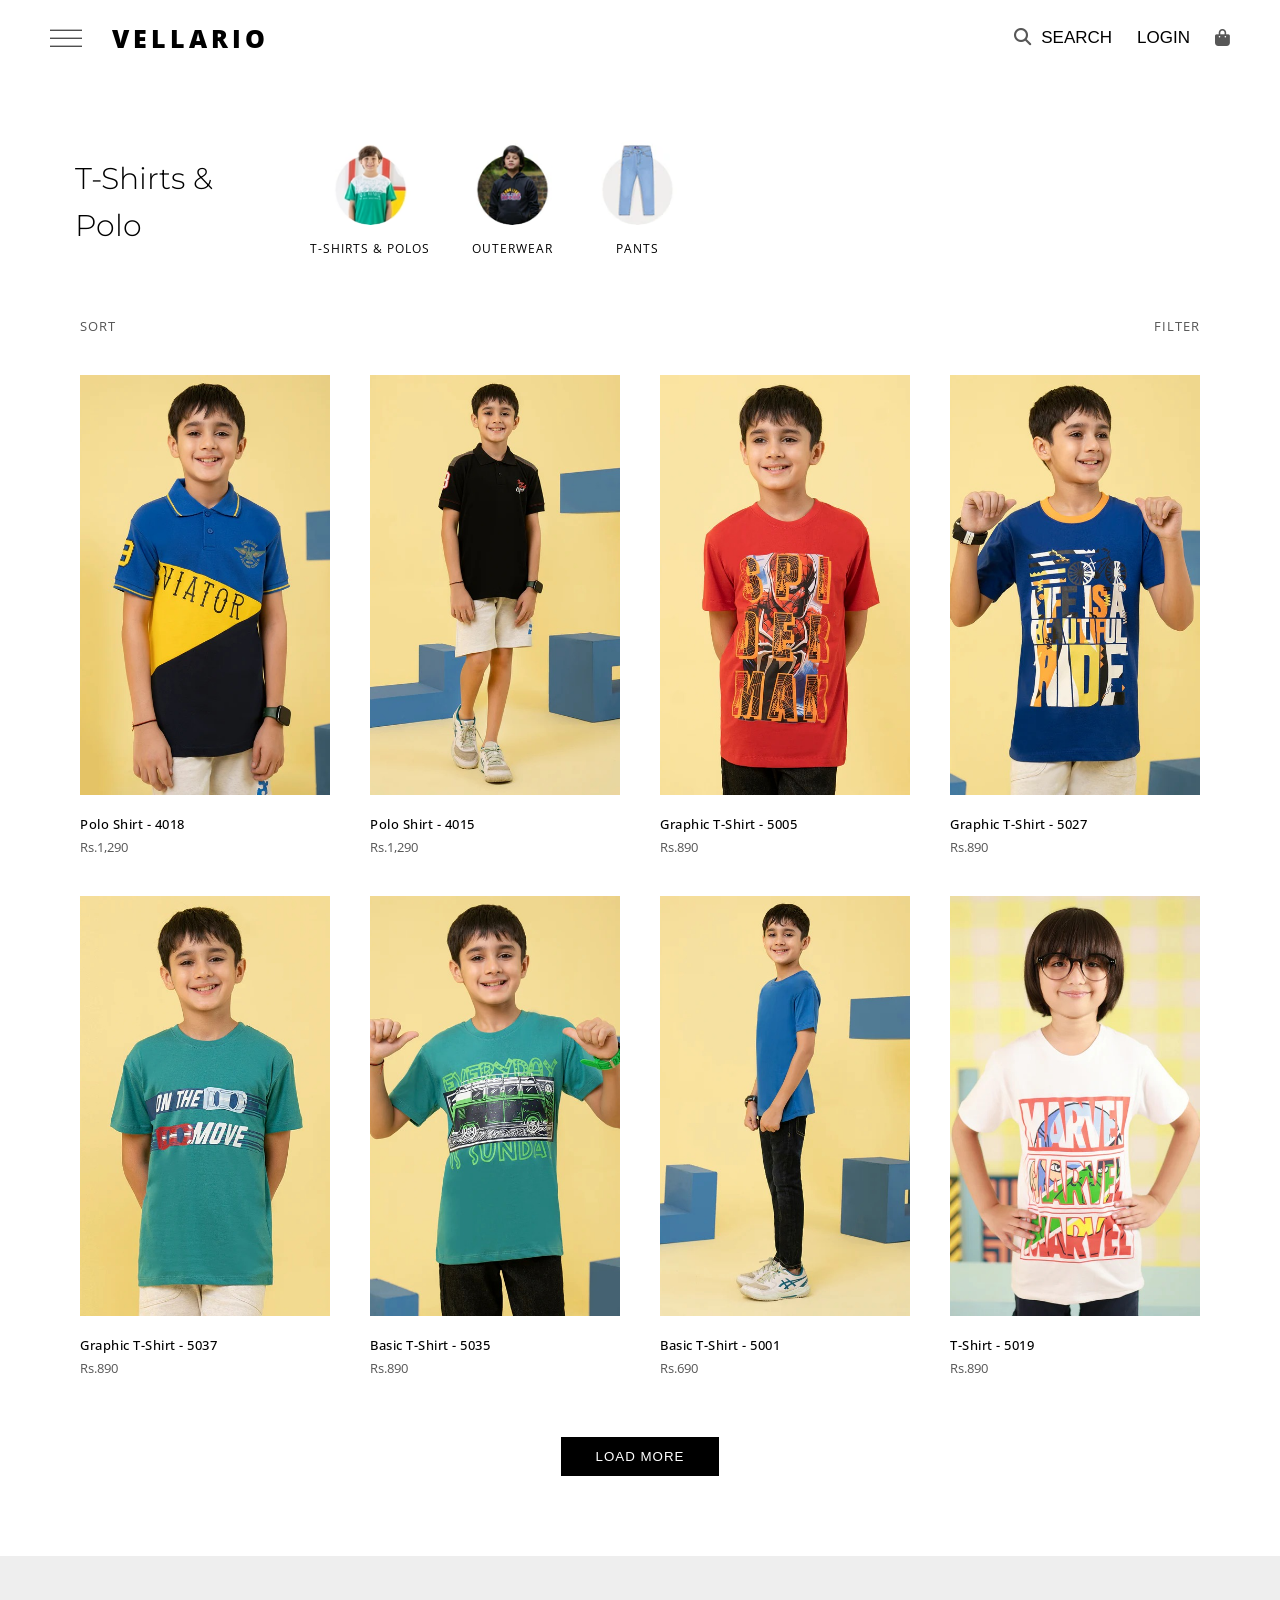
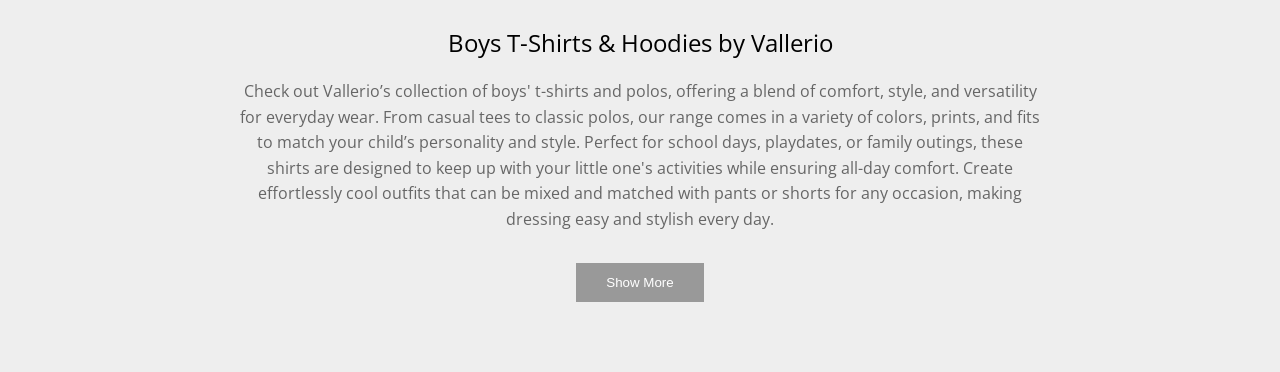
<file: htmls/kids/boys.html>
<!DOCTYPE html>
<html>

<head>
    <meta charset="UTF-8">
    <title>Summer Collection</title>
    <link rel="stylesheet" href="https://cdnjs.cloudflare.com/ajax/libs/font-awesome/6.5.0/css/all.min.css">
    <link
        href="https://fonts.googleapis.com/css2?family=Montserrat:wght@800&family=Playfair+Display:ital,wght@1,500&family=Open+Sans:wght@600&display=swap"
        rel="stylesheet">

    <link rel="stylesheet" href="/CSS/therestoffiles.css">



</head>

<body>

    <div id="sideNav" class="sidenav">

        <div class="side-header">

            <span class="close-btn" onclick="toggleNav(0)">✕</span>
            <h2 class="side-logo">VELLARIO</h2>

        </div>
        <div class="box">
            <span class="tab active" onclick="showTab('women', this)">WOMEN</span>
            <span class="tab" onclick="showTab('men', this)">MEN</span>
            <span class="tab" onclick="showTab('kids', this)">KIDS</span>
        </div>

        <div class="tab-content">

            <div class="tab-panel active" id="women">
                <a href="/htmls/womens/UNSTITCHED.HTML">UNSTITCHED</a>
                <a href="/htmls/womens/mODEST WEAR.HTML">MODEST WEAR</a>
                <a href="/htmls/womens/bags.html">BAGS</a>
                <a href="/htmls/womens/fragnance.html">FRAGRANCE</a>
            </div>

            <div class="tab-panel" id="men">
                <a href="/htmls/mens/t-shirts.html">T-SHIRTS</a>
                <a href="/htmls/mens/polo.html">POLO</a>
                <a href="/htmls/mens/Shirts.html">SHIRTS</a>
                <a href="/htmls/mens/fragnance - Copy.html">FRAGRANCE</a>
            </div>

            <div class="tab-panel" id="kids">
                <a href="/htmls/kids/boys.html">BOYS</a>
                <a href="/htmls/kids/girls.html">GIRLS</a>

            </div>

        </div>

    </div>


    <header>

        <div class="logo-section">

            <span class="bar" onclick="toggleNav('33vw')">&#119064;</span>

            <a href="/index.html" class="logo">VELLARIO</a>

        </div>


        <div class="nav-right">
            <a href="/htmls/search.html"> <i class="fa fa-search"></i>SEARCH</a>
            <a href="/htmls/login.html">LOGIN</a>
            <span><i class="fas fa-shopping-bag"></i></span>
        </div>
    </header>


    <main class="page-content">

        <div class="headingpt3">
            <span>T-Shirts & </span>
            <span>Polo</span>


        </div>

        <div class="categories">
            <a href="/htmls/kids/boys.html" style="text-decoration: none; color: black;">
                <div class="category"><img src="/img/boys/imgi_5_150x150_5d01d4d7-541c-440b-8d2e-eff4470b41b4.png">
                    <p>T-SHIRTS & POLOS</p>
                </div>
            </a>
            <div class="category"><img src="/img/boys/imgi_6_150x150_3_ede9dcb1-d7ad-413f-a8f2-9afef683f870.png">
                <p>OUTERWEAR</p>
            </div>
            <div class="category"><img src="/img/boys/imgi_7_150x150_2_fed6d825-0b9e-48dd-81e5-6baa5778f568.png">
                <p>PANTS</p>
            </div>

        </div>


        <div class="sort-bar">
            <span>SORT</span>
            <span>FILTER</span>
        </div>


        <div class="product-grid">

            <div class="product">
                <img src="/img/boys/Polo Shirt - 4018.jpg">
                <h4>Polo Shirt - 4018</h4>
                <p>Rs.1,290</p>
            </div>

            <div class="product">
                <img src="/img/boys/Polo Shirt - 4015.jpg">
                <h4>Polo Shirt - 4015</h4>
                <p>Rs.1,290</p>
            </div>

            <div class="product">
                <img src="/img/boys/Graphic T-Shirt - 5005.jpg">
                <h4>Graphic T-Shirt - 5005</h4>
                <p>Rs.890</p>
            </div>

            <div class="product">
                <img src="/img/boys/Graphic T-Shirt - 5027.jpg">
                <h4>Graphic T-Shirt - 5027</h4>
                <p>Rs.890</p>
            </div>

            <div class="product">
                <img src="/img/boys/Graphic T-Shirt - 5037.jpg">
                <h4>
                    Graphic T-Shirt - 5037
                </h4>
                <p>Rs.890</p>
            </div>


            <div class="product">
                <img src="/img/boys/Basic T-Shirt - 5035.jpg">
                <h4>Basic T-Shirt - 5035</h4>
                <p>Rs.890</p>
            </div>

            <div class="product">
                <img src="/img/boys/Basic T-Shirts - 5001.jpg">
                <h4>Basic T-Shirt - 5001</h4>
                <p>Rs.690</p>
            </div>

            <div class="product">
                <img src="/img/boys/T-Shirt - 5019.jpg">
                <h4>T-Shirt - 5019</h4>
                <p>Rs.890</p>
            </div>

        </div>


        <div class="load-more">
            <button>LOAD MORE</button>
        </div>


        <div class="description">
            <h2>Boys T-Shirts & Hoodies by Vallerio</h2>
            <P>Check out Vallerio’s collection of boys' t-shirts and polos, offering a blend of comfort, style, and
                versatility for everyday wear. From casual tees to classic polos, our range comes in a variety of
                colors, prints, and fits to match your child’s personality and style. Perfect for school days,
                playdates, or family outings, these shirts are designed to keep up with your little one's activities
                while ensuring all-day comfort. Create effortlessly cool outfits that can be mixed and matched with
                pants or shorts for any occasion, making dressing easy and stylish every day.</P>
            <button>Show More</button>
        </div>

    </main>



    <script src="/java.js"></script>
</body>

</html>
</file>
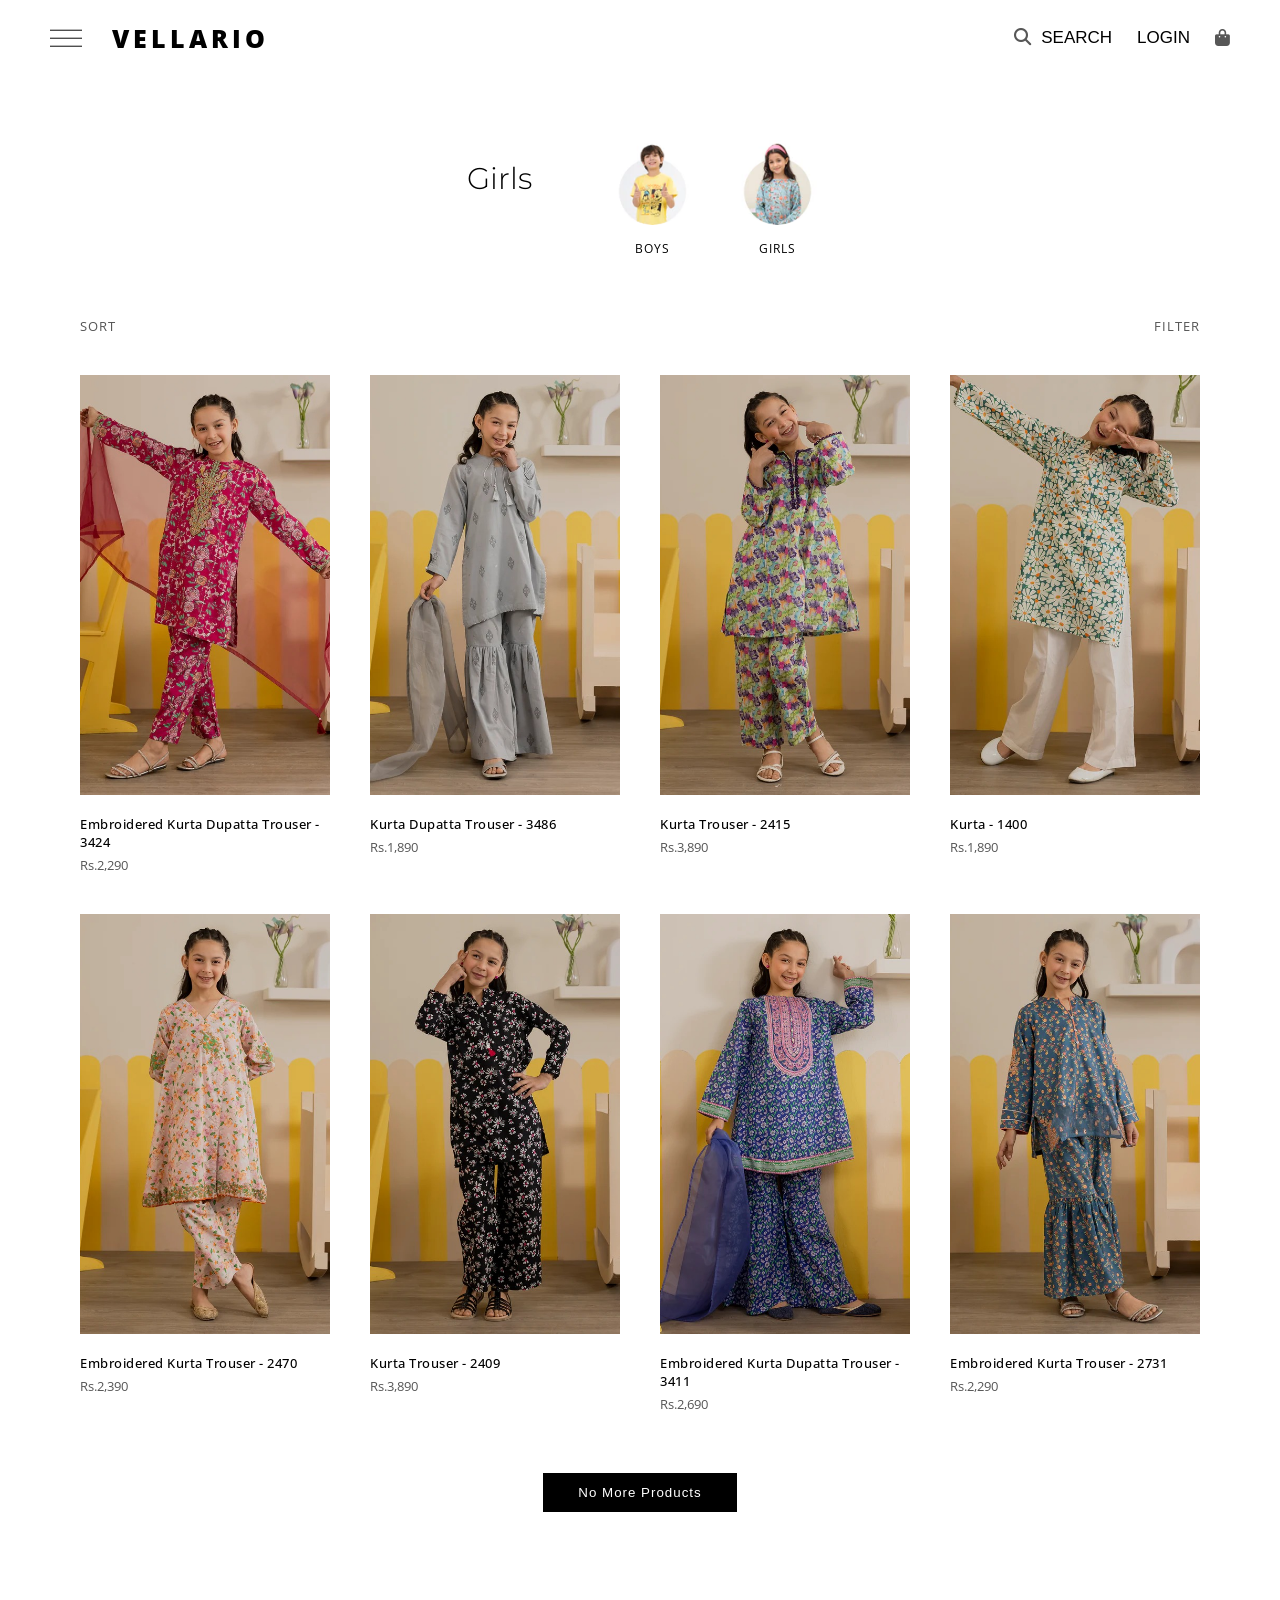
<file: htmls/kids/girls.html>
<!DOCTYPE html>
<html>

<head>
    <meta charset="UTF-8">
    <title>Summer Collection</title>
    <link rel="stylesheet" href="https://cdnjs.cloudflare.com/ajax/libs/font-awesome/6.5.0/css/all.min.css">
    <link
        href="https://fonts.googleapis.com/css2?family=Montserrat:wght@800&family=Playfair+Display:ital,wght@1,500&family=Open+Sans:wght@600&display=swap"
        rel="stylesheet">

    <link rel="stylesheet" href="/CSS/therestoffiles.css">



</head>

<body>

    <div id="sideNav" class="sidenav">

        <div class="side-header">

            <span class="close-btn" onclick="toggleNav(0)">✕</span>
            <h2 class="side-logo">VELLARIO</h2>

        </div>
        <div class="box">
            <span class="tab active" onclick="showTab('women', this)">WOMEN</span>
            <span class="tab" onclick="showTab('men', this)">MEN</span>
            <span class="tab" onclick="showTab('kids', this)">KIDS</span>
        </div>

        <div class="tab-content">

            <div class="tab-panel active" id="women">
                <a href="/htmls/womens/UNSTITCHED.HTML">UNSTITCHED</a>
                <a href="/htmls/womens/mODEST WEAR.HTML">MODEST WEAR</a>
                <a href="/htmls/womens/bags.html">BAGS</a>
                <a href="/htmls/womens/fragnance.html">FRAGRANCE</a>
            </div>

            <div class="tab-panel" id="men">
                <a href="/htmls/mens/t-shirts.html">T-SHIRTS</a>
                <a href="/htmls/mens/polo.html">POLO</a>
                <a href="/htmls/mens/Shirts.html">SHIRTS</a>
                <a href="/htmls/mens/fragnance - Copy.html">FRAGRANCE</a>
            </div>

            <div class="tab-panel" id="kids">
                <a href="/htmls/kids/boys.html">BOYS</a>
                <a href="/htmls/kids/girls.html">GIRLS</a>

            </div>

        </div>

    </div>


    <header>

        <div class="logo-section">

            <span class="bar" onclick="toggleNav('33vw')">&#119064;</span>

            <a href="/index.html" class="logo">VELLARIO</a>

        </div>


        <div class="nav-right">
            <a href="/htmls/search.html"> <i class="fa fa-search"></i>SEARCH</a>
            <a href="/htmls/login.html">LOGIN</a>
            <span><i class="fas fa-shopping-bag"></i></span>
        </div>
    </header>


    <main class="page-content">

        <div class="headingpt3">
            <span>&nbsp;&nbsp;&nbsp;&nbsp;&nbsp;&nbsp;&nbsp;&nbsp;&nbsp;&nbsp;&nbsp;&nbsp;&nbsp;&nbsp;&nbsp;&nbsp;&nbsp;&nbsp;&nbsp;&nbsp;&nbsp;&nbsp;&nbsp;&nbsp;&nbsp;&nbsp;&nbsp;&nbsp;&nbsp;&nbsp;&nbsp;&nbsp;&nbsp;&nbsp;&nbsp;&nbsp;&nbsp;&nbsp;&nbsp;&nbsp;&nbsp;&nbsp;&nbsp;&nbsp;&nbsp;&nbsp;&nbsp;&nbsp;&nbsp;Girls

            </span>



        </div>

        <div class="categories">
            &nbsp;&nbsp;&nbsp;&nbsp;&nbsp;&nbsp;&nbsp;&nbsp;&nbsp;&nbsp;&nbsp;&nbsp;&nbsp;&nbsp;&nbsp;&nbsp;&nbsp;&nbsp;&nbsp;&nbsp;&nbsp;&nbsp;&nbsp;&nbsp;&nbsp;&nbsp;&nbsp;&nbsp;&nbsp;&nbsp;&nbsp;&nbsp;&nbsp;&nbsp;&nbsp;&nbsp;&nbsp;&nbsp;&nbsp;&nbsp;&nbsp;&nbsp;&nbsp;&nbsp;&nbsp;&nbsp;&nbsp;&nbsp;&nbsp;&nbsp;&nbsp;&nbsp;&nbsp;&nbsp;&nbsp;&nbsp;&nbsp;&nbsp;&nbsp;&nbsp;&nbsp;&nbsp;&nbsp;&nbsp;&nbsp;<a
                href="/htmls/kids/boys.html" style="text-decoration: none; color: black;">
                <div class="category"><img src="/img/girls/imgi_5_150x150_Boys.png">

                    <p>BOYS</p>
                </div>
            </a>
            <a href="/htmls/kids/girls.html" style="text-decoration: none; color: black;">
                <div class="category"><img src="/img/girls/imgi_6_150x150_Girls.png">
                    <p Href="/htmls/kids/girls.html">GIRLS</p>
                </div>
            </a>



        </div>


        <div class="sort-bar">
            <span>SORT</span>
            <span>FILTER</span>
        </div>


        <div class="product-grid">

            <div class="product">
                <img src="/img/girls/Embroidered Kurta Dupatta Trouser - 3424.jpg">
                <h4>Embroidered Kurta Dupatta Trouser - 3424</h4>
                <p>Rs.2,290</p>
            </div>

            <div class="product">
                <img src="/img/girls/Kurta Dupatta Trouser - 3486.jpg">
                <h4>Kurta Dupatta Trouser - 3486</h4>
                <p>Rs.1,890</p>
            </div>

            <div class="product">
                <img src="/img/girls/Kurta Trouser - 2415.jpg">
                <h4>
                    Kurta Trouser - 2415</h4>
                <p>Rs.3,890</p>
            </div>

            <div class="product">
                <img src="/img/girls/Kurta - 1400.jpg">
                <h4>Kurta - 1400</h4>
                <p>Rs.1,890</p>
            </div>

            <div class="product">
                <img src="/img/girls/Embroidered Kurta Trouser - 2470.jpg">
                <h4>
                    Embroidered Kurta Trouser - 2470
                </h4>
                <p>Rs.2,390</p>
            </div>


            <div class="product">
                <img src="/img/girls/Kurta Trouser - 2409.jpg">
                <h4>Kurta Trouser - 2409</h4>
                <p>Rs.3,890</p>
            </div>

            <div class="product">
                <img src="/img/girls/Embroidered Kurta Dupatta Trouser - 3411.jpg">
                <h4>Embroidered Kurta Dupatta Trouser - 3411</h4>
                <p>Rs.2,690</p>
            </div>

            <div class="product">
                <img src="/img/girls/Embroidered Kurta Trouser - 2731.jpg">
                <h4>Embroidered Kurta Trouser - 2731</h4>
                <p>Rs.2,290</p>
            </div>

        </div>


        <div class="load-more">
            <button>No More Products</button>
        </div>

        <div>&nbsp;</div>

    </main>



    <script src="/java.js"></script>
</body>

</html>
</file>
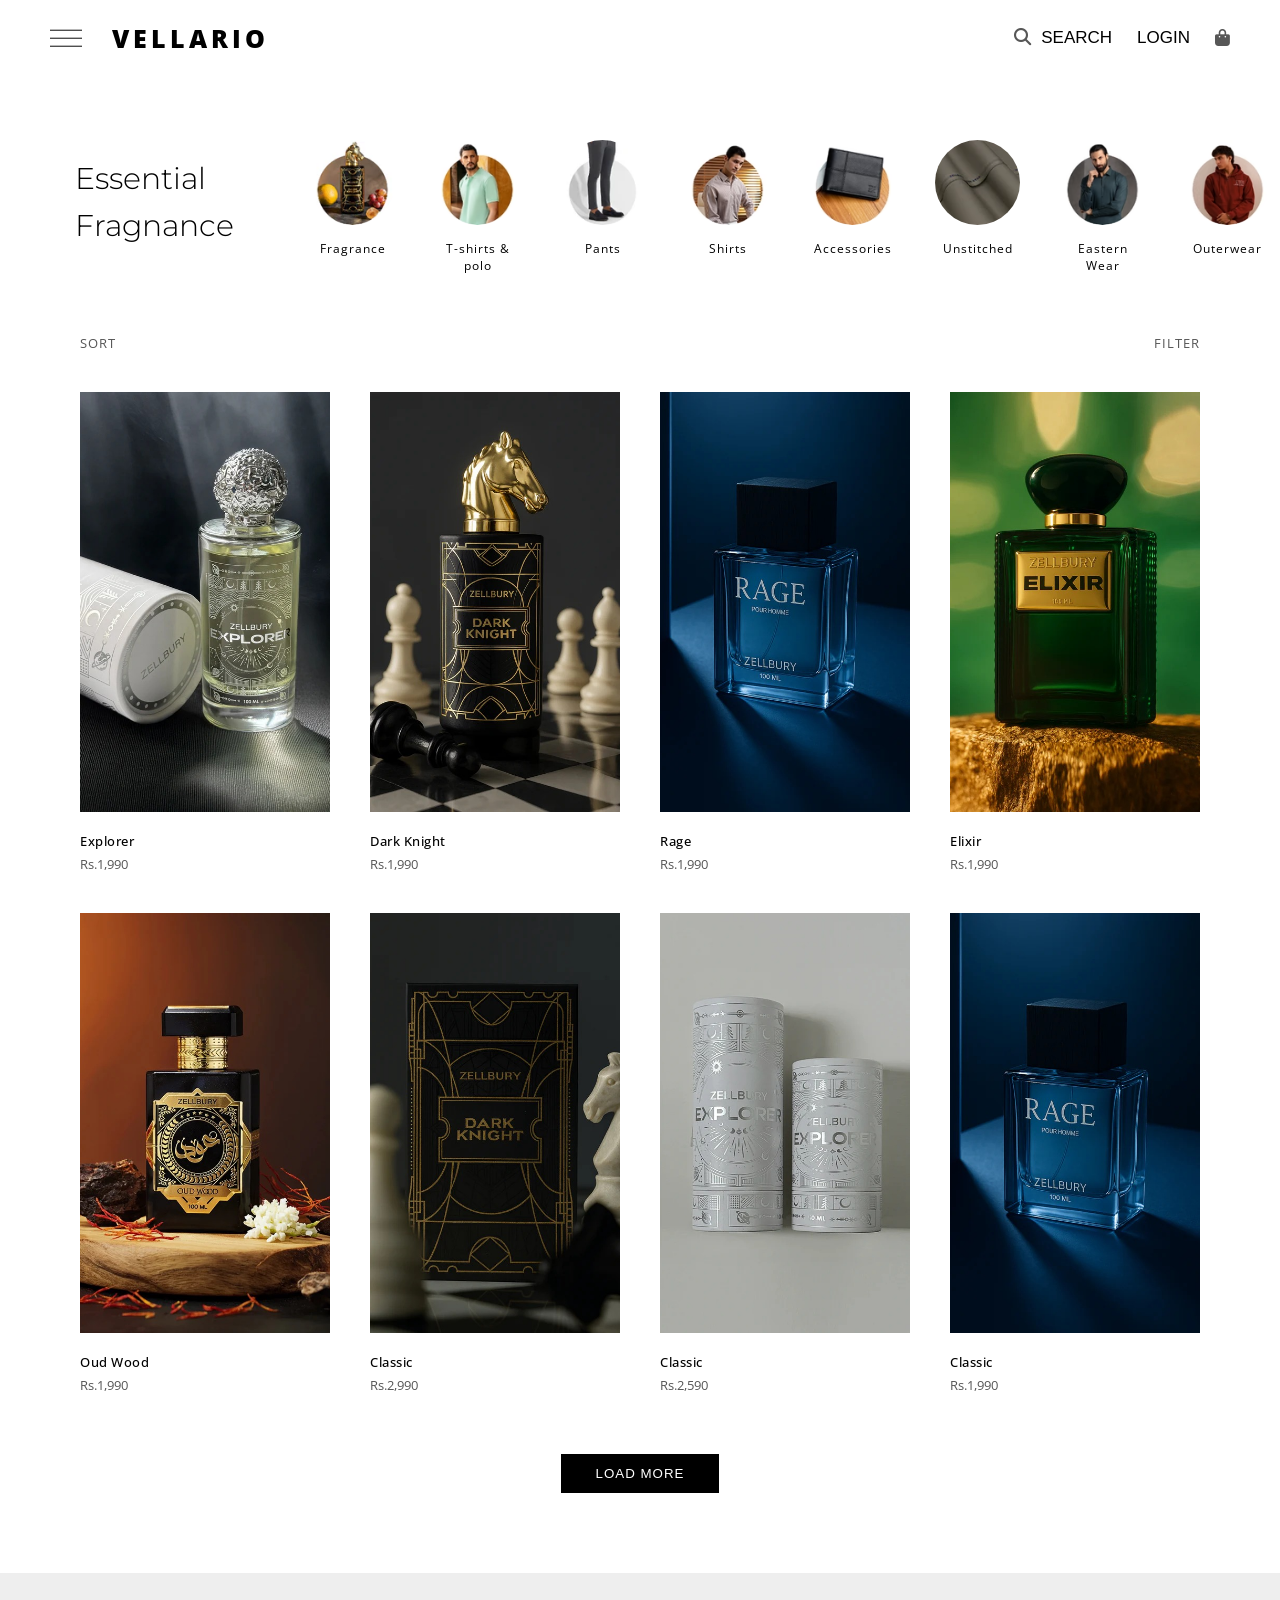
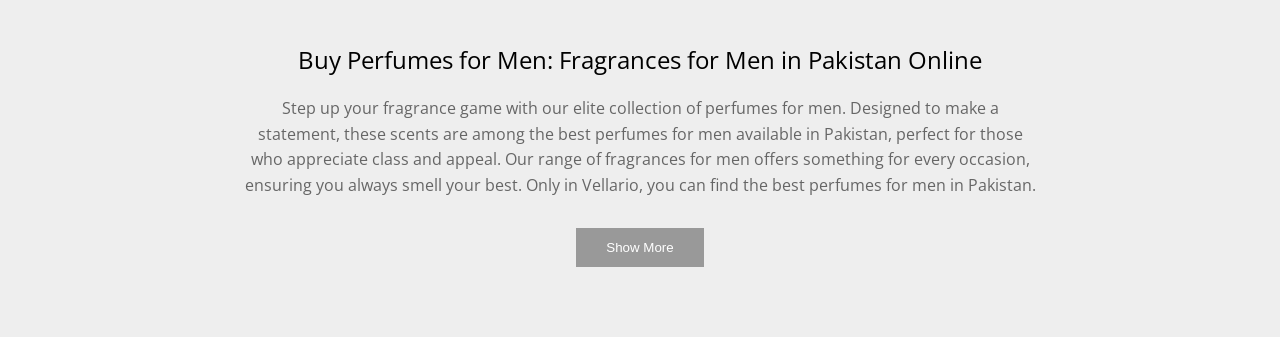
<file: htmls/mens/fragnance - Copy.html>
<!DOCTYPE html>
<html>

<head>
    <meta charset="UTF-8">
    <title>Summer Collection</title>
    <link rel="stylesheet" href="https://cdnjs.cloudflare.com/ajax/libs/font-awesome/6.5.0/css/all.min.css">
    <link
        href="https://fonts.googleapis.com/css2?family=Montserrat:wght@800&family=Playfair+Display:ital,wght@1,500&family=Open+Sans:wght@600&display=swap"
        rel="stylesheet">

    <link rel="stylesheet" href="/CSS/therestoffiles.css">



</head>

<body>

    <div id="sideNav" class="sidenav">

        <div class="side-header">

            <span class="close-btn" onclick="toggleNav(0)">✕</span>
            <h2 class="side-logo">VELLARIO</h2>

        </div>
        <div class="box">
            <span class="tab active" onclick="showTab('women', this)">WOMEN</span>
            <span class="tab" onclick="showTab('men', this)">MEN</span>
            <span class="tab" onclick="showTab('kids', this)">KIDS</span>
        </div>

        <div class="tab-content">

            <div class="tab-panel active" id="women">
                <a href="/htmls/womens/UNSTITCHED.HTML">UNSTITCHED</a>
                <a href="/htmls/womens/mODEST WEAR.HTML">MODEST WEAR</a>
                <a href="/htmls/womens/bags.html">BAGS</a>
                <a href="/htmls/womens/fragnance.html">FRAGRANCE</a>
            </div>

            <div class="tab-panel" id="men">
                <a href="/htmls/mens/t-shirts.html">T-SHIRTS</a>
                <a href="/htmls/mens/polo.html">POLO</a>
                <a href="/htmls/mens/Shirts.html">SHIRTS</a>
                <a href="/htmls/mens/fragnance - Copy.html">FRAGRANCE</a>
            </div>

            <div class="tab-panel" id="kids">
                <a href="/htmls/kids/boys.html">BOYS</a>
                <a href="/htmls/kids/girls.html">GIRLS</a>

            </div>

        </div>

    </div>


    <header>

        <div class="logo-section">

            <span class="bar" onclick="toggleNav('33vw')">&#119064;</span>

            <a href="/index.html" class="logo">VELLARIO</a>

        </div>


        <div class="nav-right">
            <a href="/htmls/search.html"> <i class="fa fa-search"></i>SEARCH</a>
            <a href="/htmls/login.html">LOGIN</a>
            <span><i class="fas fa-shopping-bag"></i></span>
        </div>
    </header>


    <main class="page-content">

        <div class="headingpt3">
            <span>Essential</span>
            <span>Fragnance </span>

        </div>

        <div class="categories">
            <div class="category"><img src="/img/perfumes/imgi_5_150x150-Men_2.png">
                <p>Fragrance</p>
            </div>
            <div class="category"><img src="/img/perfumes/imgi_6_Men_-_Polo.png">
                <p>T-shirts & polo </p>
            </div>
            <div class="category"><img
                    src="/img/perfumes/imgi_7_150x150-Chino_1_b8fa411f-b5bc-417f-8b01-c4933ab736a4.png">
                <p>Pants</p>
            </div>
            <div class="category"><img src="/img/perfumes/imgi_8_Men_-_Formal_Shirt.png">
                <p>Shirts</p>
            </div>
            <div class="category"><img
                    src="/img/perfumes/imgi_9_150x150-Wallet_1_9a053707-9ef5-4589-b1cc-6df0af631b4f.png">
                <p>Accessories</p>
            </div>

            <div class="category"><img src="/img/perfumes/imgi_10_150x150-Cotton.png">
                <p>Unstitched</p>
            </div>
            <div class="category"><img src="/img/perfumes/imgi_11_Men_-_Shalwar_Kameez.png">
                <p>Eastern Wear</p>
            </div>
            <div class="category"><img src="/img/perfumes/imgi_12_150x150_fffb753e-5206-4fba-a92c-9725ff369604.png">
                <p>Outerwear</p>
            </div>
        </div>


        <div class="sort-bar">
            <span>SORT</span>
            <span>FILTER</span>
        </div>


        <div class="product-grid">

            <div class="product">
                <img src="/img/perfumes/imgi_13_exploror_3.jpg">
                <h4>Explorer</h4>
                <p>Rs.1,990</p>
            </div>

            <div class="product">
                <img src="/img/perfumes/imgi_19_DARK_KNIGHT_5.jpg">
                <h4>Dark Knight</h4>
                <p> Rs.1,990</p>
            </div>

            <div class="product">
                <img src="/img/perfumes/imgi_25_Rage_5.jpg">
                <h4>Rage</h4>
                <p>Rs.1,990</p>
            </div>

            <div class="product">
                <img src="/img/perfumes/imgi_31_Elixir_6.jpg">
                <h4>Elixir</h4>
                <p>Rs.1,990</p>
            </div>

            <div class="product">
                <img src="/img/perfumes/imgi_38_oud_wood_4.jpg">
                <h4>Oud Wood</h4>
                <p>Rs.1,990</p>
            </div>


            <div class="product">
                <img src="/img/perfumes/imgi_21_DARK_KNIGHT_4.jpg">
                <h4>Classic</h4>
                <p>Rs.2,990</p>
            </div>

            <div class="product">
                <img src="/img/perfumes/imgi_16_exploror_1.jpg">
                <h4>Classic</h4>
                <p>Rs.2,590</p>
            </div>

            <div class="product">
                <img src="/img/perfumes/imgi_25_Rage_5.jpg">
                <h4>Classic</h4>
                <p>Rs.1,990</p>
            </div>

        </div>


        <div class="load-more">
            <button>LOAD MORE</button>
        </div>


        <div class="description">
            <h2>Buy Perfumes for Men: Fragrances for Men in Pakistan Online</h2>
            <p>
                Step up your fragrance game with our elite collection of perfumes for men. Designed to make a statement,
                these scents are among the best perfumes for men available in Pakistan, perfect for those who appreciate
                class and appeal. Our range of fragrances for men offers something for every occasion, ensuring you
                always smell your best. Only in Vellario, you can find the best perfumes for men in Pakistan.
            </p>

            <button>Show More</button>
        </div>

    </main>



    <script src="/java.js"></script>
</body>

</html>
</file>
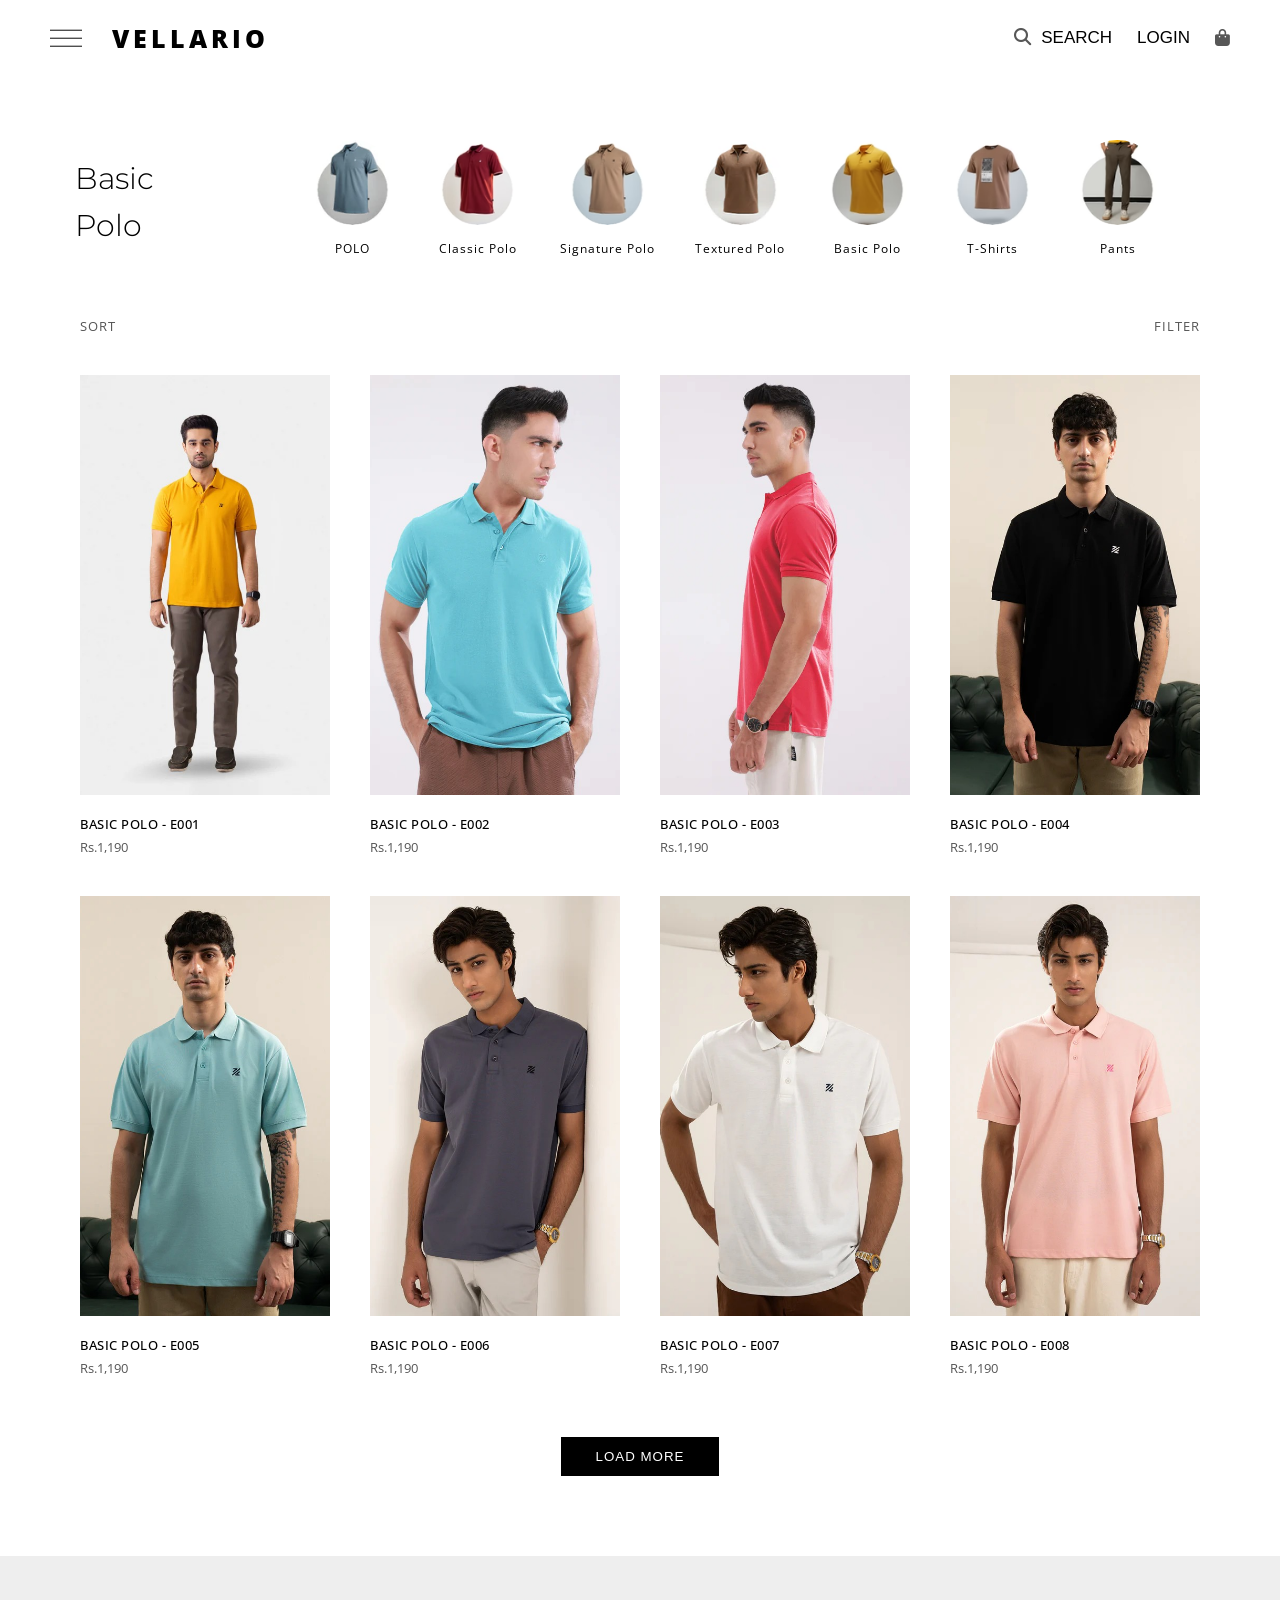
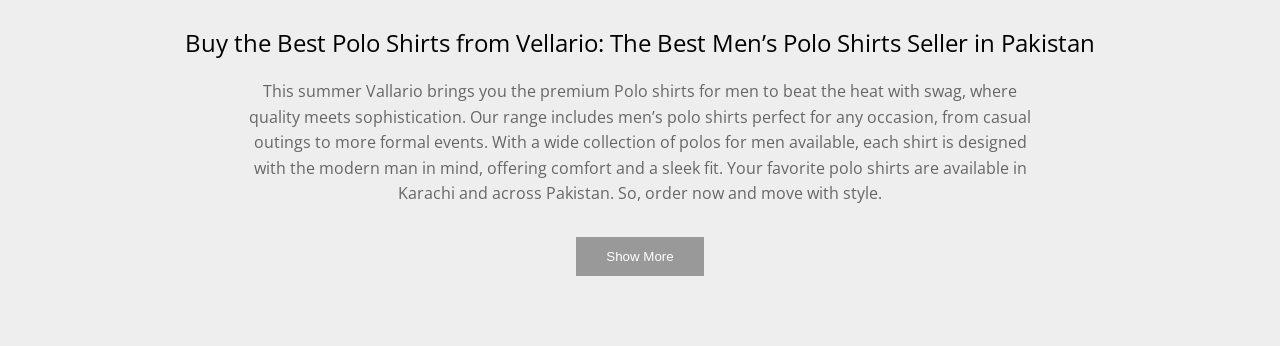
<file: htmls/mens/polo.html>
<!DOCTYPE html>
<html>

<head>
    <meta charset="UTF-8">
    <title>Summer Collection</title>
    <link rel="stylesheet" href="https://cdnjs.cloudflare.com/ajax/libs/font-awesome/6.5.0/css/all.min.css">
    <link
        href="https://fonts.googleapis.com/css2?family=Montserrat:wght@800&family=Playfair+Display:ital,wght@1,500&family=Open+Sans:wght@600&display=swap"
        rel="stylesheet">

    <link rel="stylesheet" href="/CSS/therestoffiles.css">



</head>

<body>

    <div id="sideNav" class="sidenav">

        <div class="side-header">

            <span class="close-btn" onclick="toggleNav(0)">✕</span>
            <h2 class="side-logo">VELLARIO</h2>

        </div>
        <div class="box">
            <span class="tab active" onclick="showTab('women', this)">WOMEN</span>
            <span class="tab" onclick="showTab('men', this)">MEN</span>
            <span class="tab" onclick="showTab('kids', this)">KIDS</span>
        </div>

        <div class="tab-content">

            <div class="tab-panel active" id="women">
                <a href="/htmls/womens/UNSTITCHED.HTML">UNSTITCHED</a>
                <a href="/htmls/womens/mODEST WEAR.HTML">MODEST WEAR</a>
                <a href="/htmls/womens/bags.html">BAGS</a>
                <a href="/htmls/womens/fragnance.html">FRAGRANCE</a>
            </div>

            <div class="tab-panel" id="men">
                <a href="/htmls/mens/t-shirts.html">T-SHIRTS</a>
                <a href="/htmls/mens/polo.html">POLO</a>
                <a href="/htmls/mens/Shirts.html">SHIRTS</a>
                <a href="/htmls/mens/fragnance - Copy.html">FRAGRANCE</a>
            </div>

            <div class="tab-panel" id="kids">
                <a href="/htmls/kids/boys.html">BOYS</a>
                <a href="/htmls/kids/girls.html">GIRLS</a>


            </div>

        </div>

    </div>


    <header>

        <div class="logo-section">

            <span class="bar" onclick="toggleNav('33vw')">&#119064;</span>

            <a href="/index.html" class="logo">VELLARIO</a>

        </div>


        <div class="nav-right">
            <a href="/htmls/search.html"> <i class="fa fa-search"></i>SEARCH</a>
            <a href="/htmls/login.html">LOGIN</a>
            <span><i class="fas fa-shopping-bag"></i></span>
        </div>
    </header>


    <main class="page-content">

        <div class="headingpt3">
            <span>Basic</span>
            <span>Polo</span>

        </div>

        <div class="categories">
            <div class="category"><img src="/img/polo/imgi_5_150x150_0dff4ea1-f572-40ef-a6ab-c918fdbb33a7.png">
                <p>POLO</p>
            </div>
            <div class="category"><img src="/img/polo/imgi_6_Classic_Polo.png">
                <p>Classic Polo</p>
            </div>
            <div class="category"><img src="/img/polo/imgi_7_Signature_Polo.png">
                <p>Signature Polo</p>
            </div>
            <div class="category"><img src="/img/polo/imgi_8_Textured_Polo.png">
                <p>Textured Polo</p>
            </div>
            <div class="category"><img src="/img/polo/imgi_9_Basic_Polo_Bubble.png">
                <p>Basic Polo</p>
            </div>

            <div class="category"><img src="/img/polo/imgi_10_150x150_4_469dd735-151a-4ea8-b8ca-8731d94c020d.png">
                <p>T-Shirts</p>
            </div>
            <div class="category"><img src="/img/polo/imgi_11_Men_MP_Bubble2.png">
                <p>Pants</p>
            </div>

        </div>


        <div class="sort-bar">
            <span>SORT</span>
            <span>FILTER</span>
        </div>


        <div class="product-grid">

            <div class="product">
                <img src="/img/polo/imgi_12_MPLB25E001_MUSTARD_9.jpg">
                <h4>BASIC POLO - E001</h4>
                <p>Rs.1,190</p>
            </div>

            <div class="product">
                <img src="/img/polo/imgi_29_MPLB24E005-_4.jpg">
                <h4>BASIC POLO - E002</h4>
                <p>Rs.1,190</p>
            </div>

            <div class="product">
                <img src="/img/polo/imgi_35_MPLB24E006-_4.jpg">
                <h4>BASIC POLO - E003</h4>
                <p>Rs.1,190</p>
            </div>

            <div class="product">
                <img src="/img/polo/imgi_51_MPLB25E001_BLACK_2.jpg">
                <h4>BASIC POLO - E004</h4>
                <p>Rs.1,190</p>
            </div>

            <div class="product">
                <img src="/img/polo/imgi_63_MPLB25E001_TURQUOISE_3.jpg">
                <h4>BASIC POLO - E005</h4>
                <p>Rs.1,190</p>
            </div>


            <div class="product">
                <img src="/img/polo/imgi_72_MPLB25E001_-_STONE_7.jpg">
                <h4>BASIC POLO - E006</h4>
                <p>Rs.1,190</p>
            </div>

            <div class="product">
                <img src="/img/polo/imgi_86_MPLB25E001-_WHITE_5_c15d86c5-8393-4492-bf44-2dcd903e566a.jpg">
                <h4>BASIC POLO - E007</h4>
                <p>Rs.1,190</p>
            </div>

            <div class="product">
                <img src="/img/polo/imgi_91_MBLB25E001-_PINK_8.jpg">
                <h4>BASIC POLO - E008</h4>
                <p>Rs.1,190</p>
            </div>

        </div>


        <div class="load-more">
            <button>LOAD MORE</button>
        </div>


        <div class="description">
            <h2>Buy the Best Polo Shirts from Vellario: The Best Men’s Polo Shirts Seller in Pakistan</h2>
            <p>
                This summer Vallario brings you the premium Polo shirts for men to beat the heat with swag, where
                quality meets sophistication. Our range includes men’s polo shirts perfect for any occasion, from casual
                outings to more formal events. With a wide collection of polos for men available, each shirt is designed
                with the modern man in mind, offering comfort and a sleek fit. Your favorite polo shirts are available
                in Karachi and across Pakistan. So, order now and move with style.
            </p>
            <button>Show More</button>
        </div>

    </main>



    <script src="/java.js"></script>
</body>

</html>
</file>
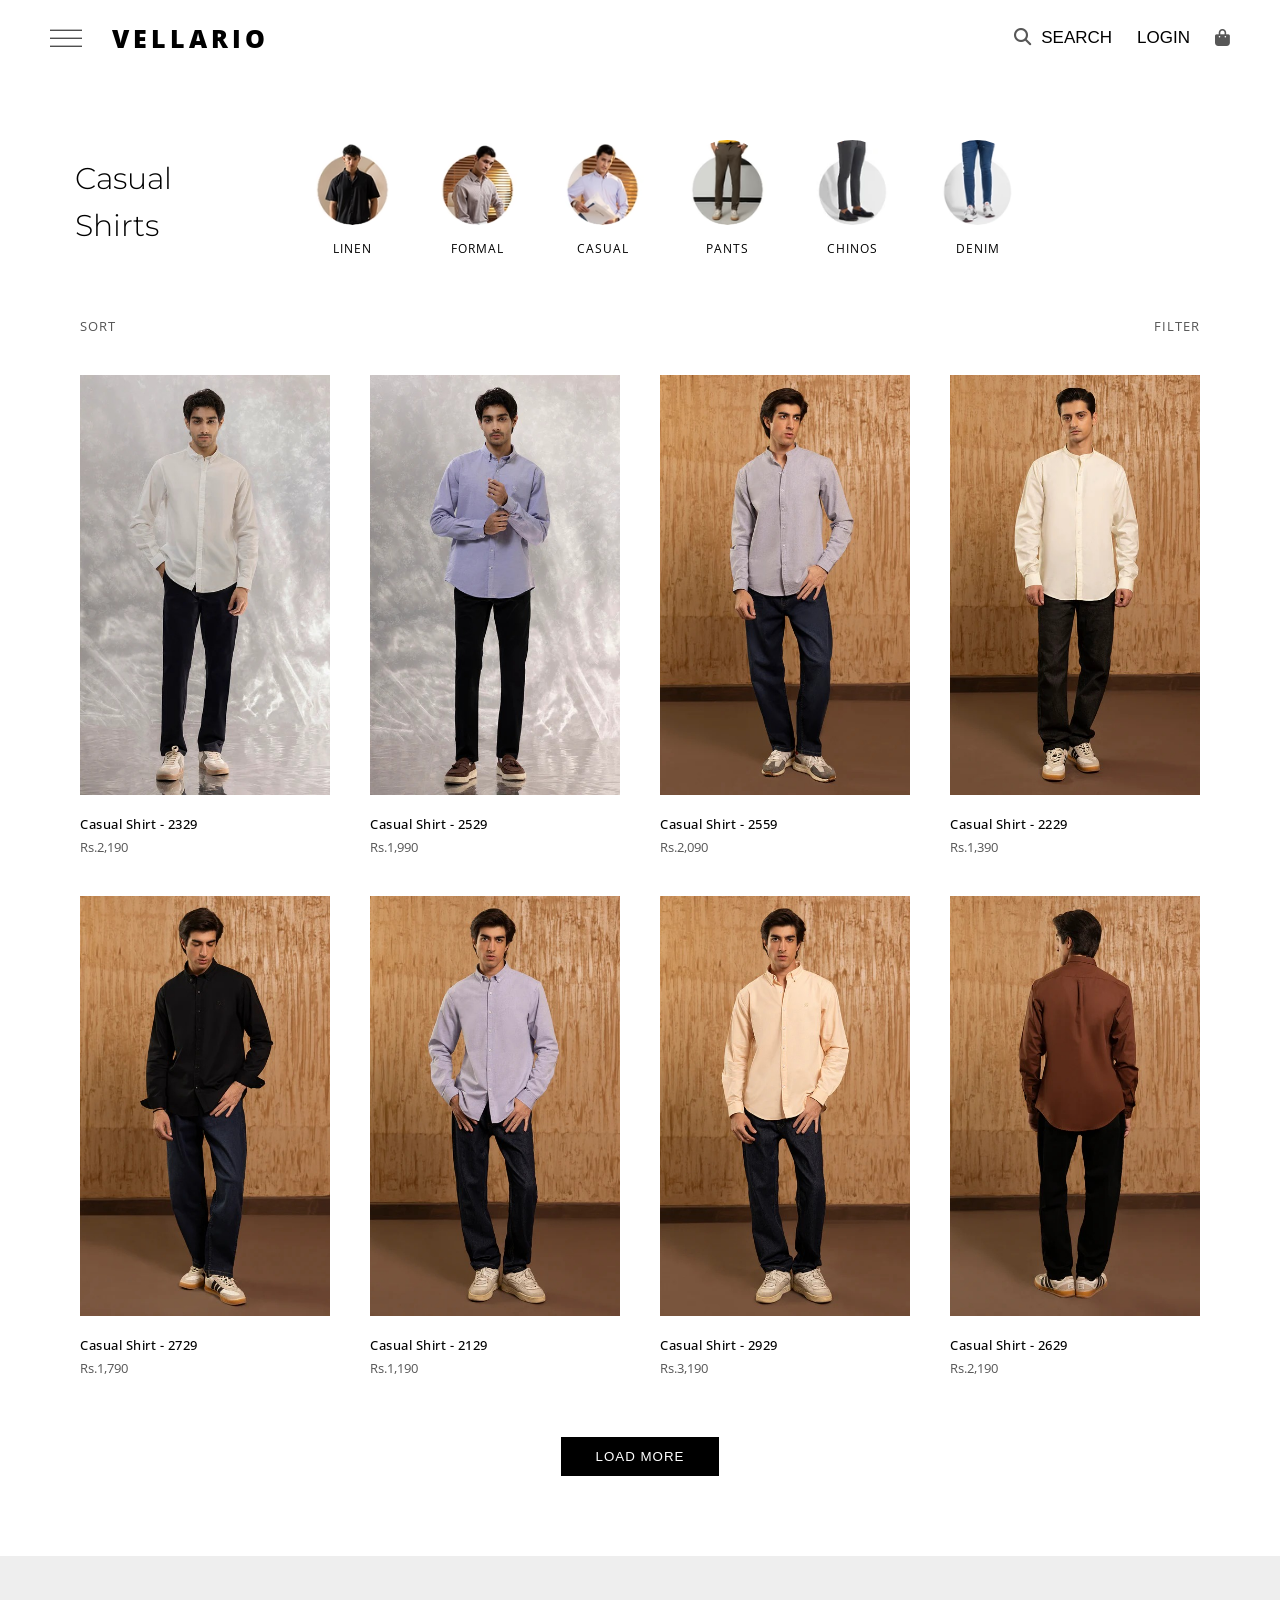
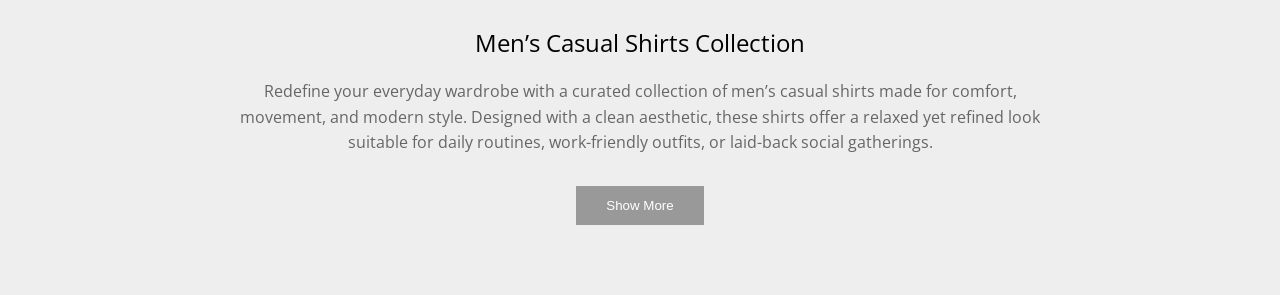
<file: htmls/mens/Shirts.html>
<!DOCTYPE html>
<html>

<head>
    <meta charset="UTF-8">
    <title>Summer Collection</title>
    <link rel="stylesheet" href="https://cdnjs.cloudflare.com/ajax/libs/font-awesome/6.5.0/css/all.min.css">
    <link
        href="https://fonts.googleapis.com/css2?family=Montserrat:wght@800&family=Playfair+Display:ital,wght@1,500&family=Open+Sans:wght@600&display=swap"
        rel="stylesheet">

    <link rel="stylesheet" href="/CSS/therestoffiles.css">



</head>

<body>

    <div id="sideNav" class="sidenav">

        <div class="side-header">

            <span class="close-btn" onclick="toggleNav(0)">✕</span>
            <h2 class="side-logo">VELLARIO</h2>

        </div>
        <div class="box">
            <span class="tab active" onclick="showTab('women', this)">WOMEN</span>
            <span class="tab" onclick="showTab('men', this)">MEN</span>
            <span class="tab" onclick="showTab('kids', this)">KIDS</span>
        </div>

        <div class="tab-content">
            <div class="tab-panel active" id="women">
                <a href="/htmls/womens/UNSTITCHED.HTML">UNSTITCHED</a>
                <a href="/htmls/womens/mODEST WEAR.HTML">MODEST WEAR</a>
                <a href="/htmls/womens/bags.html">BAGS</a>
                <a href="/htmls/womens/fragnance.html">FRAGRANCE</a>
            </div>

            <div class="tab-panel" id="men">
                <a href="/htmls/mens/t-shirts.html">T-SHIRTS</a>
                <a href="/htmls/mens/polo.html">POLO</a>
                <a href="/htmls/mens/Shirts.html">SHIRTS</a>
                <a href="/htmls/mens/fragnance - Copy.html">FRAGRANCE</a>
            </div>

            <div class="tab-panel" id="kids">
                <a href="/htmls/kids/boys.html">BOYS</a>
                <a href="/htmls/kids/girls.html">GIRLS</a>


            </div>

        </div>

    </div>


    <header>

        <div class="logo-section">

            <span class="bar" onclick="toggleNav('33vw')">&#119064;</span>

            <a href="/index.html" class="logo">VELLARIO</a>

        </div>


        <div class="nav-right">
            <a href="/htmls/search.html"> <i class="fa fa-search"></i>SEARCH</a>
            <a href="/htmls/login.html">LOGIN</a>
            <span><i class="fas fa-shopping-bag"></i></span>
        </div>
    </header>


    <main class="page-content">

        <div class="headingpt3">
            <span>Casual</span>
            <span>Shirts</span>

        </div>

        <div class="categories">
            <div class="category"><img src="/img/shirts/imgi_5_Shirt_2.png">
                <p>LINEN</p>
            </div>
            <div class="category"><img src="/img/shirts/imgi_6_Men_-_Formal_Shirt.png">
                <p>FORMAL</p>
            </div>
            <div class="category"><img
                    src="/img/shirts/imgi_7_150x150-Casual_1_d3f8e80a-d7fa-463c-8111-1478abf84316.png">
                <p>CASUAL</p>
            </div>
            <div class="category"><img src="/img/shirts/imgi_8_Men_MP_Bubble2.png">
                <p>PANTS</p>
            </div>
            <div class="category"><img
                    src="/img/shirts/imgi_9_150x150-Chino_1_7ce78c51-c94c-4846-bba7-2ef4ecf53b2f.png">
                <p>CHINOS</p>
            </div>

            <div class="category"><img
                    src="/img/shirts/imgi_10_150x150-Denim_1_71ca4027-925d-4c43-9327-14bdd075e11e.png">
                <p>DENIM</p>
            </div>

        </div>


        <div class="sort-bar">
            <span>SORT</span>
            <span>FILTER</span>
        </div>


        <div class="product-grid">

            <div class="product">
                <img src="/img/shirts/imgi_25_MCSP2506_WHITE_1.jpg">
                <h4>Casual Shirt - 2329</h4>
                <p>Rs.2,190</p>
            </div>

            <div class="product">
                <img src="/img/shirts/imgi_29_MCSOC2515_4.jpg">
                <h4>Casual Shirt - 2529</h4>
                <p>Rs.1,990</p>
            </div>

            <div class="product">
                <img src="/img/shirts/imgi_34_MCSOC2525_BLUE2.jpg">
                <h4>Casual Shirt - 2559</h4>
                <p>Rs.2,090</p>
            </div>

            <div class="product">
                <img src="/img/shirts/imgi_41_MCSOC2523_CREAM8.jpg">
                <h4>Casual Shirt - 2229</h4>
                <p>Rs.1,390</p>
            </div>

            <div class="product">
                <img src="/img/shirts/imgi_58_MCSOC25214.jpg">
                <h4>Casual Shirt - 2729</h4>
                <p>Rs.1,790</p>
            </div>


            <div class="product">
                <img src="/img/shirts/imgi_65_MCSOC2514_LIGHT_BLUE2.jpg">
                <h4>Casual Shirt - 2129</h4>
                <p>Rs.1,190</p>
            </div>

            <div class="product">
                <img src="/img/shirts/imgi_90_MCSOC25022.jpg">
                <h4>Casual Shirt - 2929</h4>
                <p>Rs.3,190</p>
            </div>

            <div class="product">
                <img src="/img/shirts/imgi_121_MCSCH2501_DARK_BROWN5.jpg">
                <h4>Casual Shirt - 2629</h4>
                <p>Rs.2,190</p>
            </div>

        </div>


        <div class="load-more">
            <button>LOAD MORE</button>
        </div>


        <div class="description">
            <h2>Men’s Casual Shirts Collection</h2>
            <p>Redefine your everyday wardrobe with a curated collection of men’s casual shirts made for comfort,
                movement, and modern style. Designed with a clean aesthetic, these shirts offer a relaxed yet refined
                look suitable for daily routines, work-friendly outfits, or laid-back social gatherings.
            </p>
            <button>Show More</button>
        </div>

    </main>



    <script src="/java.js"></script>
</body>

</html>
</file>
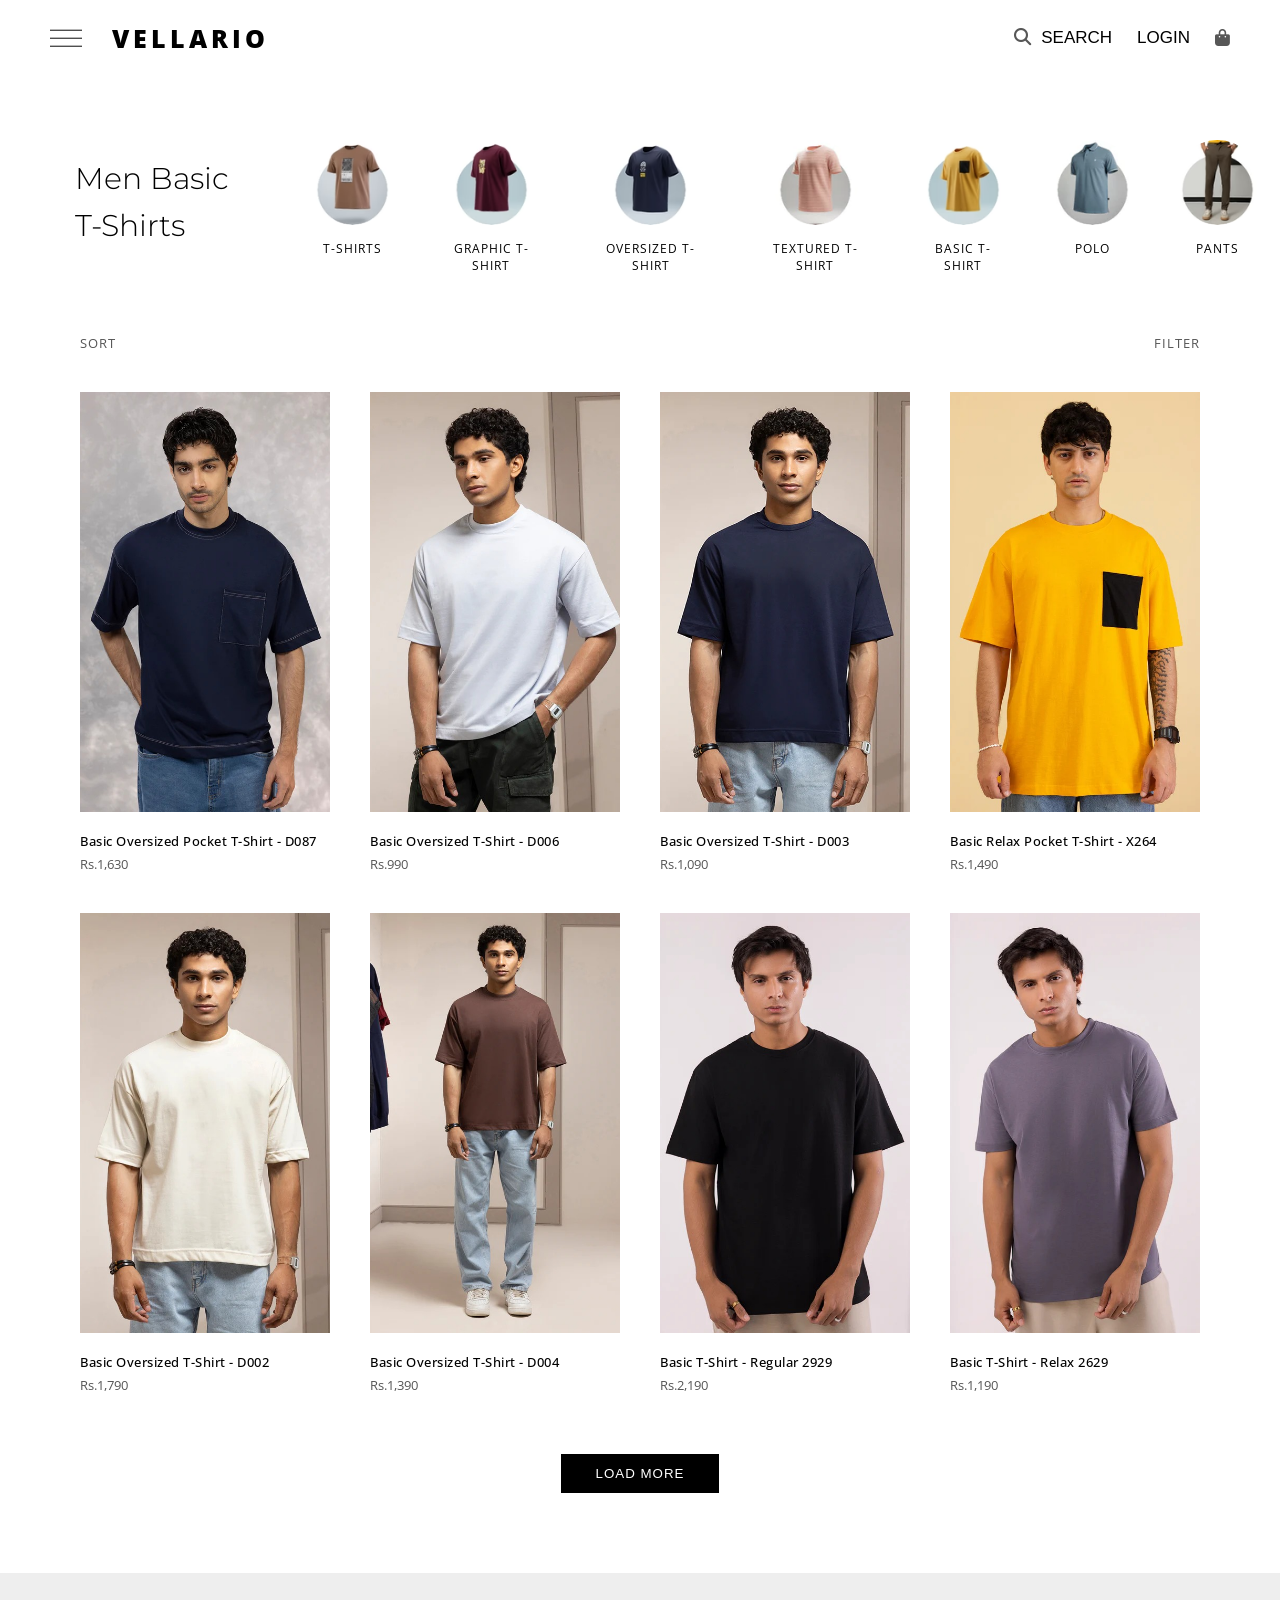
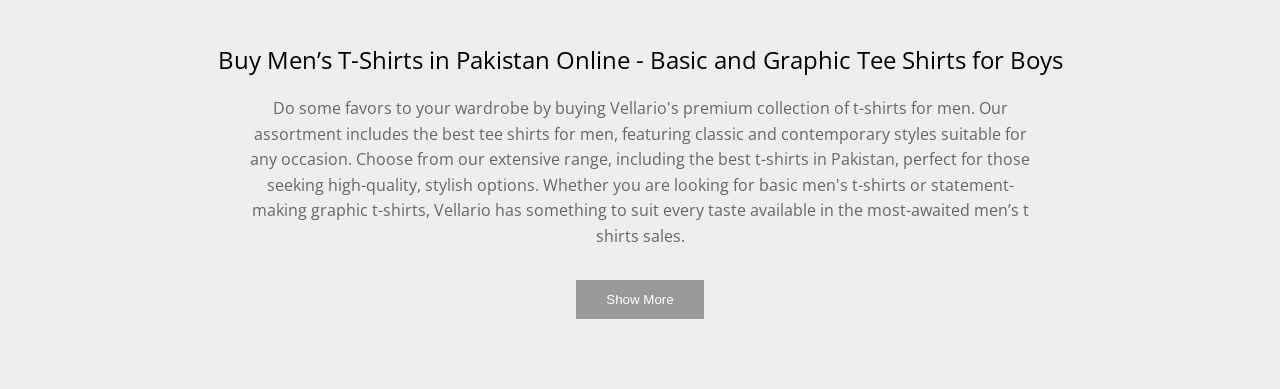
<file: htmls/mens/t-shirts.html>
<!DOCTYPE html>
<html>

<head>
    <meta charset="UTF-8">
    <title>Summer Collection</title>
    <link rel="stylesheet" href="https://cdnjs.cloudflare.com/ajax/libs/font-awesome/6.5.0/css/all.min.css">
    <link
        href="https://fonts.googleapis.com/css2?family=Montserrat:wght@800&family=Playfair+Display:ital,wght@1,500&family=Open+Sans:wght@600&display=swap"
        rel="stylesheet">

    <link rel="stylesheet" href="/CSS/therestoffiles.css">



</head>

<body>

    <div id="sideNav" class="sidenav">

        <div class="side-header">

            <span class="close-btn" onclick="toggleNav(0)">✕</span>
            <h2 class="side-logo">VELLARIO</h2>

        </div>
        <div class="box">
            <span class="tab active" onclick="showTab('women', this)">WOMEN</span>
            <span class="tab" onclick="showTab('men', this)">MEN</span>
            <span class="tab" onclick="showTab('kids', this)">KIDS</span>
        </div>

        <div class="tab-content">

            <div class="tab-panel active" id="women">
                <a href="/htmls/womens/UNSTITCHED.HTML">UNSTITCHED</a>
                <a href="/htmls/womens/mODEST WEAR.HTML">MODEST WEAR</a>
                <a href="/htmls/womens/bags.html">BAGS</a>
                <a href="/htmls/womens/fragnance.html">FRAGRANCE</a>
            </div>

            <div class="tab-panel" id="men">
                <a href="/htmls/mens/t-shirts.html">T-SHIRTS</a>
                <a href="/htmls/mens/polo.html">POLO</a>
                <a href="/htmls/mens/Shirts.html">SHIRTS</a>
                <a href="/htmls/mens/fragnance - Copy.html">FRAGRANCE</a>
            </div>

            <div class="tab-panel" id="kids">
                <a href="/htmls/kids/boys.html">BOYS</a>
                <a href="/htmls/kids/girls.html">GIRLS</a>


            </div>

        </div>

    </div>


    <header>

        <div class="logo-section">

            <span class="bar" onclick="toggleNav('33vw')">&#119064;</span>

            <a href="/index.html" class="logo">VELLARIO</a>

        </div>


        <div class="nav-right">
            <a href="/htmls/search.html"> <i class="fa fa-search"></i>SEARCH</a>
            <a href="/htmls/login.html">LOGIN</a>
            <span><i class="fas fa-shopping-bag"></i></span>
        </div>
    </header>


    <main class="page-content">

        <div class="headingpt3">
            <span>Men Basic </span>
            <span>T-Shirts</span>

        </div>

        <div class="categories">
            <div class="category"><img src="/img/t-shirts/imgi_5_150x150_4_469dd735-151a-4ea8-b8ca-8731d94c020d.png">
                <p>T-SHIRTS</p>
            </div>
            <div class="category"><img src="/img/t-shirts/imgi_6_Graphic_Tees.png">
                <p>GRAPHIC T-SHIRT</p>
            </div>
            <div class="category"><img src="/img/t-shirts/imgi_7_Oversized_T-shirt.png">
                <p>OVERSIZED T-SHIRT</p>
            </div>
            <div class="category"><img src="/img/t-shirts/imgi_8_Textured_Tees.png">
                <p>TEXTURED T-SHIRT</p>
            </div>
            <div class="category"><img src="/img/t-shirts/imgi_9_150x150_2_12cec0cc-e95b-4d6b-8b21-cefc9d19b903.png">
                <p>BASIC T-SHIRT</p>
            </div>

            <div class="category"><img src="/img/t-shirts/imgi_10_150x150_0dff4ea1-f572-40ef-a6ab-c918fdbb33a7.png">
                <p>POLO</p>
            </div>

            <div class="category"><img src="/img/t-shirts/imgi_11_Men_MP_Bubble2.png">
                <p>PANTS</p>
            </div>
        </div>


        <div class="sort-bar">
            <span>SORT</span>
            <span>FILTER</span>
        </div>


        <div class="product-grid">

            <div class="product">
                <img src="/img/t-shirts/Basic Oversized Pocket T-Shirt - D087.jpg">
                <h4>Basic Oversized Pocket T-Shirt - D087</h4>
                <p>Rs.1,630</p>
            </div>

            <div class="product">
                <img src="/img/t-shirts/Basic Oversized T-Shirt - D006.jpg">
                <h4>Basic Oversized T-Shirt - D006</h4>
                <p>Rs.990</p>
            </div>

            <div class="product">
                <img src="/img/t-shirts/Basic Oversized T-Shirt - D003.jpg">
                <h4>Basic Oversized T-Shirt - D003</h4>
                <p>Rs.1,090</p>
            </div>

            <div class="product">
                <img src="/img/t-shirts/Basic Relax Pocket T-Shirt - X264.jpg">
                <h4>Basic Relax Pocket T-Shirt - X264</h4>
                <p>Rs.1,490</p>
            </div>

            <div class="product">
                <img src="/img/t-shirts/Basic Oversized T-Shirt - D002.jpg">
                <h4>Basic Oversized T-Shirt - D002</h4>
                <p>Rs.1,790</p>
            </div>


            <div class="product">
                <img src="/img/t-shirts/Basic Oversized T-Shirt - D004.jpg">
                <h4>Basic Oversized T-Shirt - D004</h4>
                <p>Rs.1,390</p>
            </div>

            <div class="product">
                <img src="/img/t-shirts/Basic T-Shirt - Regular.jpg">
                <h4>Basic T-Shirt - Regular 2929</h4>
                <p>Rs.2,190</p>
            </div>

            <div class="product">
                <img src="/img/t-shirts/Basic T-Shirt - Regular 2.jpg">
                <h4>Basic T-Shirt - Relax 2629</h4>
                <p>Rs.1,190</p>
            </div>

        </div>


        <div class="load-more">
            <button>LOAD MORE</button>
        </div>


        <div class="description">
            <h2>Buy Men’s T-Shirts in Pakistan Online - Basic and Graphic Tee Shirts for Boys</h2>
            <P>Do some favors to your wardrobe by buying Vellario's premium collection of t-shirts for men. Our
                assortment includes the best tee shirts for men, featuring classic and contemporary styles suitable for
                any occasion. Choose from our extensive range, including the best t-shirts in Pakistan, perfect for
                those seeking high-quality, stylish options. Whether you are looking for basic men's t-shirts or
                statement-making graphic t-shirts, Vellario has something to suit every taste available in the
                most-awaited men’s t shirts sales.</P>
            <button>Show More</button>
        </div>

    </main>



    <script src="/java.js"></script>
</body>

</html>
</file>
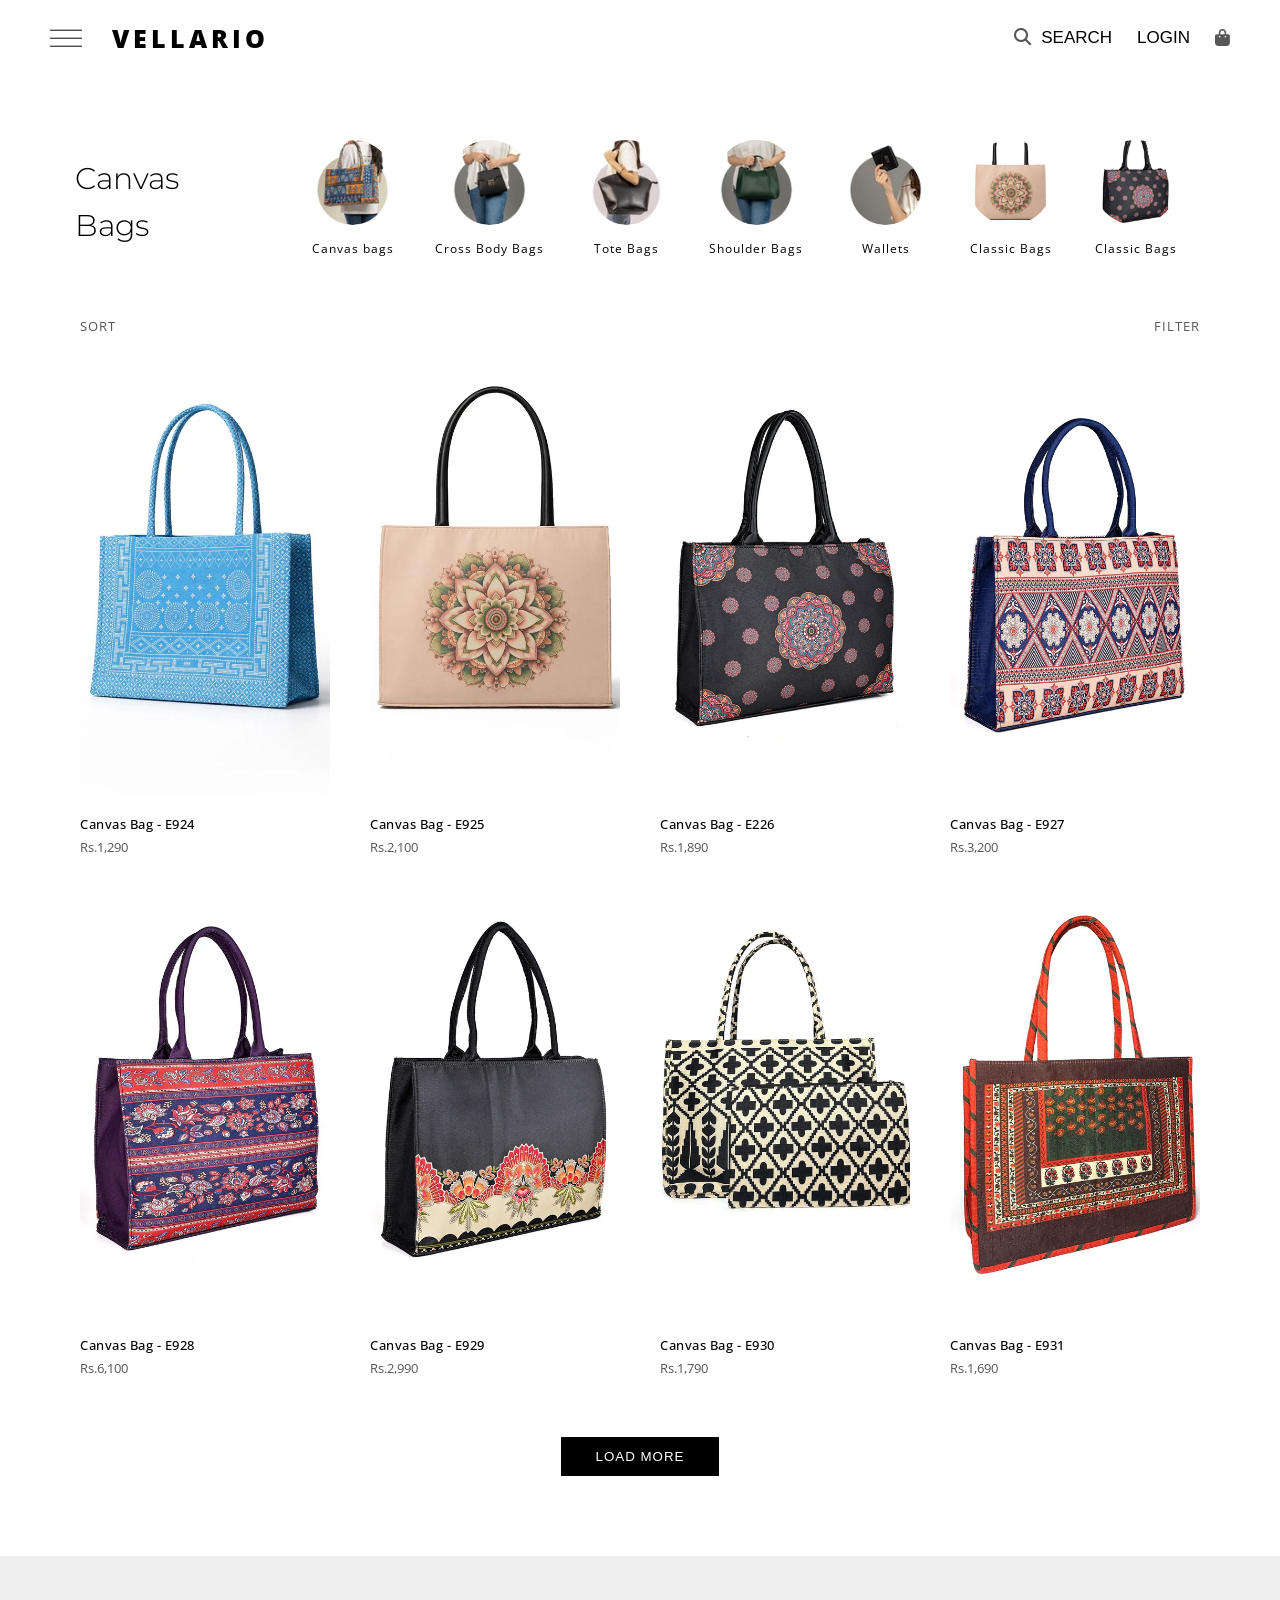
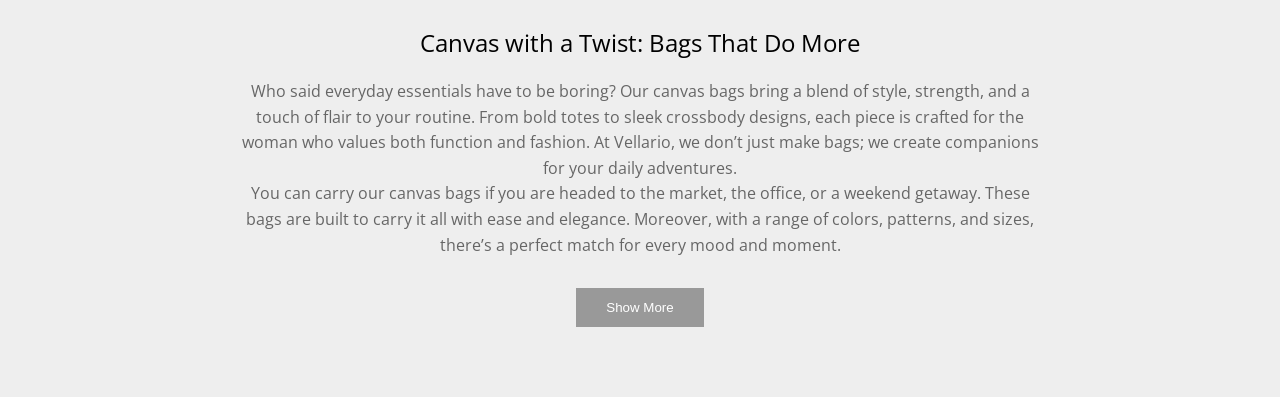
<file: htmls/womens/bags.html>
<!DOCTYPE html>
<html>

<head>
    <meta charset="UTF-8">
    <title>Summer Collection</title>
    <link rel="stylesheet" href="https://cdnjs.cloudflare.com/ajax/libs/font-awesome/6.5.0/css/all.min.css">
    <link
        href="https://fonts.googleapis.com/css2?family=Montserrat:wght@800&family=Playfair+Display:ital,wght@1,500&family=Open+Sans:wght@600&display=swap"
        rel="stylesheet">

    <link rel="stylesheet" href="/CSS/therestoffiles.css">



</head>

<body>

    <div id="sideNav" class="sidenav">

        <div class="side-header">

            <span class="close-btn" onclick="toggleNav(0)">✕</span>
            <h2 class="side-logo">VELLARIO</h2>

        </div>
        <div class="box">
            <span class="tab active" onclick="showTab('women', this)">WOMEN</span>
            <span class="tab" onclick="showTab('men', this)">MEN</span>
            <span class="tab" onclick="showTab('kids', this)">KIDS</span>
        </div>

        <div class="tab-content">

            <div class="tab-panel active" id="women">
                <a href="/htmls/womens/UNSTITCHED.HTML">UNSTITCHED</a>
                <a href="/htmls/womens/mODEST WEAR.HTML">MODEST WEAR</a>
                <a href="/htmls/womens/bags.html">BAGS</a>
                <a href="/htmls/womens/fragnance.html">FRAGRANCE</a>
            </div>

            <div class="tab-panel" id="men">
                <a href="/htmls/mens/t-shirts.html">T-SHIRTS</a>
                <a href="/htmls/mens/polo.html">POLO</a>
                <a href="/htmls/mens/Shirts.html">SHIRTS</a>
                <a href="/htmls/mens/fragnance - Copy.html">FRAGRANCE</a>
            </div>

            <div class="tab-panel" id="kids">
                <a href="/htmls/kids/boys.html">BOYS</a>
                <a href="/htmls/kids/girls.html">GIRLS</a>

            </div>

        </div>

    </div>


    <header>

        <div class="logo-section">

            <span class="bar" onclick="toggleNav('33vw')">&#119064;</span>

            <a href="/index.html" class="logo">VELLARIO</a>

        </div>


        <div class="nav-right">
            <a href="/htmls/search.html"> <i class="fa fa-search"></i>SEARCH</a>
            <a href="/htmls/login.html">LOGIN</a>
            <span><i class="fas fa-shopping-bag"></i></span>
        </div>
    </header>


    <main class="page-content">

        <div class="headingpt3">
            <span>Canvas</span>
            <span>Bags</span>

        </div>

        <div class="categories">
            <div class="category"><img src="/img/bags/imgi_5_150x150_Bags.png">
                <p>Canvas bags</p>
            </div>
            <div class="category"><img src="/img/bags/imgi_6_Women_-_Cross-Body_Bags.png">
                <p>Cross Body Bags</p>
            </div>
            <div class="category"><img src="/img/bags/imgi_7_150x150_Tote_Bag.png">
                <p>Tote Bags</p>
            </div>
            <div class="category"><img src="/img/bags/imgi_8_Women_-_Shoulder_Bags.png">
                <p>Shoulder Bags</p>
            </div>
            <div class="category"><img src="/img/bags/imgi_9_Women_-_Wallets.png">
                <p>Wallets</p>
            </div>
            <div class="category"><img src="/img/bags/bag2.jpg">
                <p>Classic Bags</p>
            </div>
            <div class="category"><img src="/img/bags/bag3.jpg">
                <p>Classic Bags</p>
            </div>

        </div>


        <div class="sort-bar">
            <span>SORT</span>
            <span>FILTER</span>
        </div>


        <div class="product-grid">

            <div class="product">
                <img src="/img/bags/bag1.jpg">
                <h4>Canvas Bag - E924</h4>
                <p>Rs.1,290</p>
            </div>

            <div class="product">
                <img src="/img/bags/bag2.jpg">
                <h4>Canvas Bag - E925</h4>
                <p>Rs.2,100</p>
            </div>

            <div class="product">
                <img src="/img/bags/bag3.jpg">
                <h4>Canvas Bag - E226</h4>
                <p>Rs.1,890</p>
            </div>

            <div class="product">
                <img src="/img/bags/bag4.jpg">
                <h4>Canvas Bag - E927</h4>
                <p>Rs.3,200</p>
            </div>

            <div class="product">
                <img src="/img/bags/bag5.jpg">
                <h4>Canvas Bag - E928</h4>
                <p>Rs.6,100</p>
            </div>


            <div class="product">
                <img src="/img/bags/bag6.jpg">
                <h4>Canvas Bag - E929</h4>
                <p>Rs.2,990</p>
            </div>

            <div class="product">
                <img src="/img/bags/bag7.jpg">
                <h4>Canvas Bag - E930</h4>
                <p>Rs.1,790</p>
            </div>

            <div class="product">
                <img src="/img/bags/bag8.jpg">
                <h4>Canvas Bag - E931</h4>
                <p>Rs.1,690</p>
            </div>

        </div>


        <div class="load-more">
            <button>LOAD MORE</button>
        </div>


        <div class="description">
            <h2>Canvas with a Twist: Bags That Do More</h2>
            <p>
                Who said everyday essentials have to be boring? Our canvas bags bring a blend of style, strength, and a
                touch of flair to your routine. From bold totes to sleek crossbody designs, each piece is crafted for
                the woman who values both function and fashion. At Vellario, we don’t just make bags; we create
                companions for your daily adventures.
            </p>
            <p>
                You can carry our canvas bags if you are headed to the market, the office, or a weekend getaway. These
                bags are built to carry it all with ease and elegance. Moreover, with a range of colors, patterns, and
                sizes, there’s a perfect match for every mood and moment.
            </p>

            <button>Show More</button>
        </div>

    </main>



    <script src="/java.js"></script>
</body>

</html>
</file>
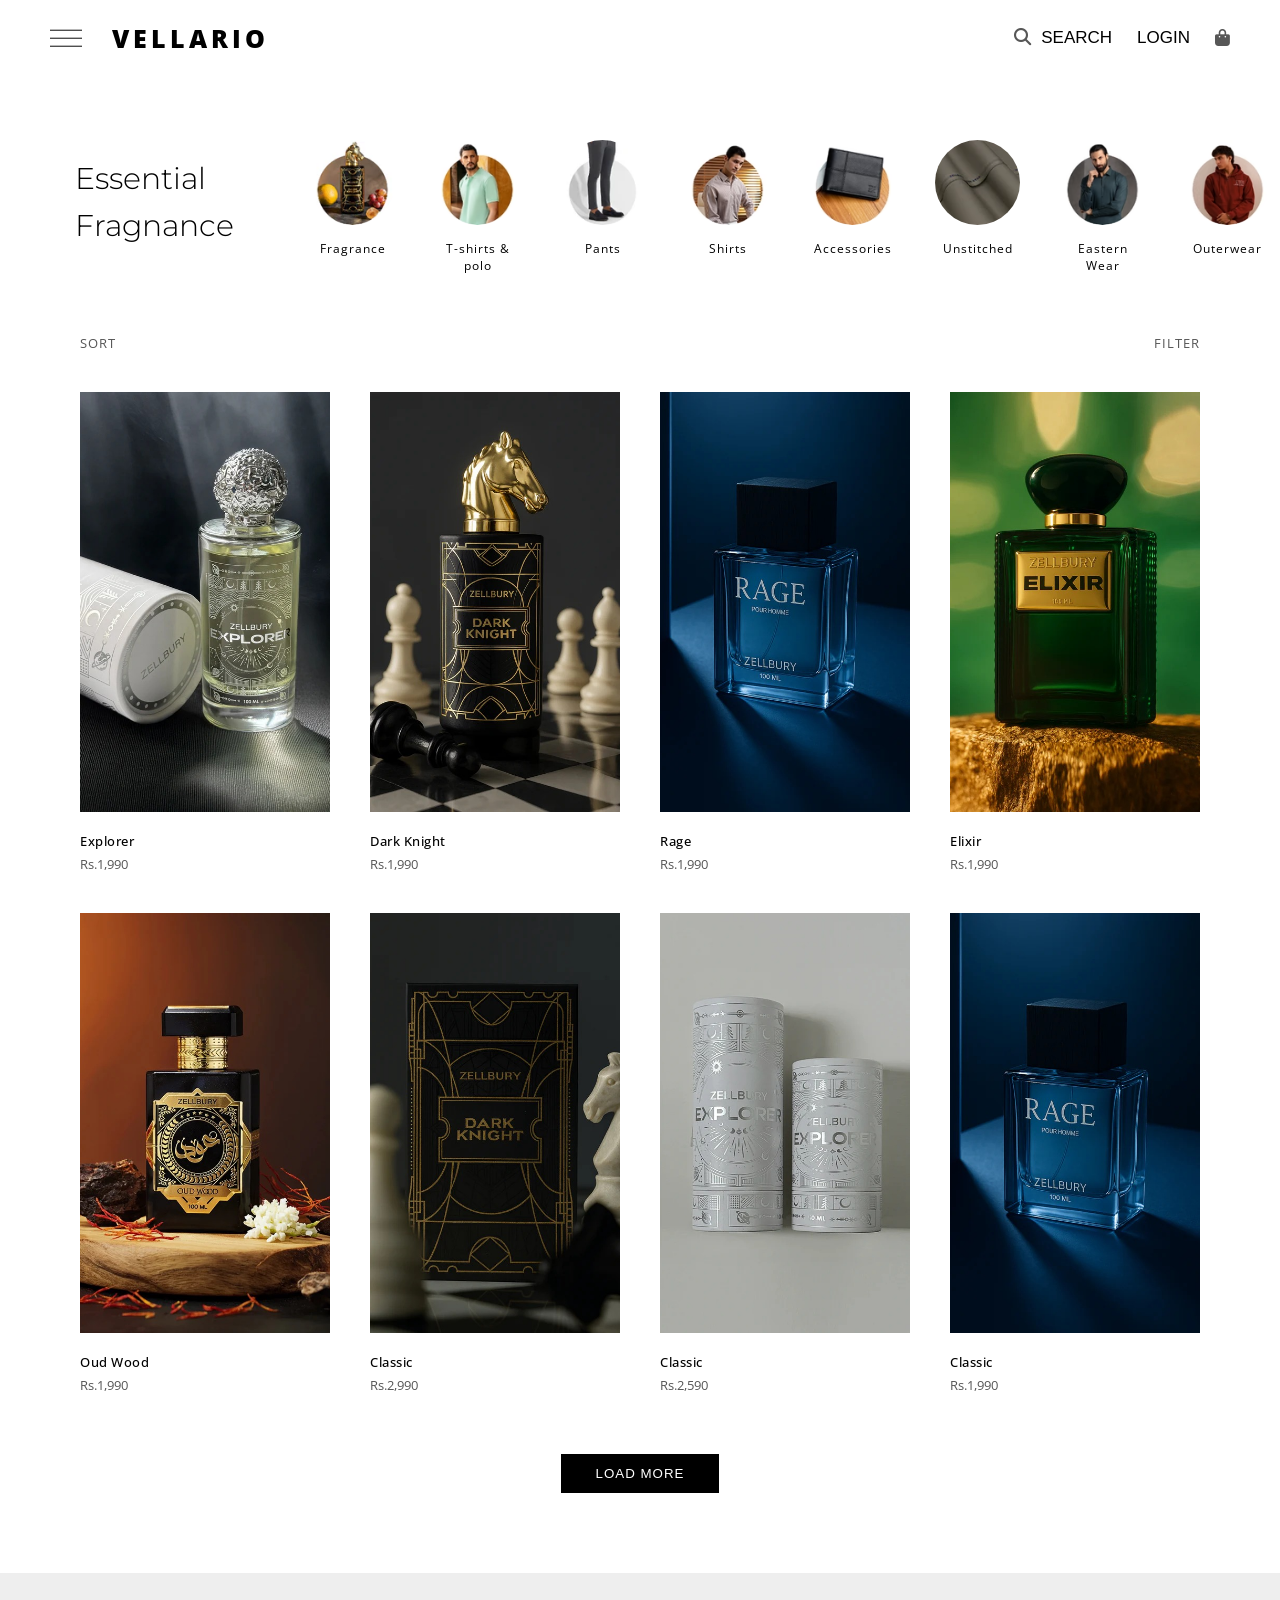
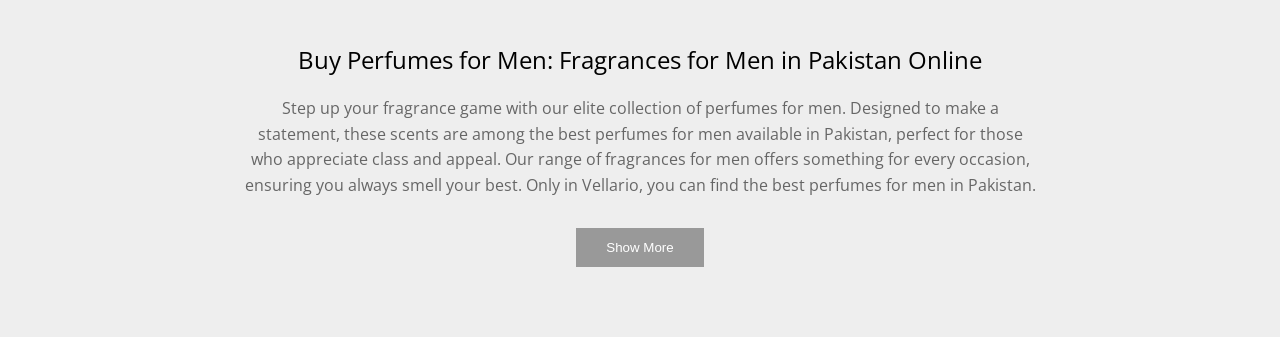
<file: htmls/womens/fragnance.html>
<!DOCTYPE html>
<html>

<head>
    <meta charset="UTF-8">
    <title>Summer Collection</title>
    <link rel="stylesheet" href="https://cdnjs.cloudflare.com/ajax/libs/font-awesome/6.5.0/css/all.min.css">
    <link
        href="https://fonts.googleapis.com/css2?family=Montserrat:wght@800&family=Playfair+Display:ital,wght@1,500&family=Open+Sans:wght@600&display=swap"
        rel="stylesheet">

    <link rel="stylesheet" href="/CSS/therestoffiles.css">



</head>

<body>

    <div id="sideNav" class="sidenav">

        <div class="side-header">

            <span class="close-btn" onclick="toggleNav(0)">✕</span>
            <h2 class="side-logo">VELLARIO</h2>

        </div>
        <div class="box">
            <span class="tab active" onclick="showTab('women', this)">WOMEN</span>
            <span class="tab" onclick="showTab('men', this)">MEN</span>
            <span class="tab" onclick="showTab('kids', this)">KIDS</span>
        </div>

        <div class="tab-content">
            <div class="tab-panel active" id="women">
                <a href="/htmls/womens/UNSTITCHED.HTML">UNSTITCHED</a>
                <a href="/htmls/womens/mODEST WEAR.HTML">MODEST WEAR</a>
                <a href="/htmls/womens/bags.html">BAGS</a>
                <a href="/htmls/womens/fragnance.html">FRAGRANCE</a>
            </div>

            <div class="tab-panel" id="men">
                <a href="/htmls/mens/t-shirts.html">T-SHIRTS</a>
                <a href="/htmls/mens/polo.html">POLO</a>
                <a href="/htmls/mens/Shirts.html">SHIRTS</a>
                <a href="/htmls/mens/fragnance - Copy.html">FRAGRANCE</a>
            </div>

            <div class="tab-panel" id="kids">
                <a href="/htmls/kids/boys.html">BOYS</a>
                <a href="/htmls/kids/girls.html">GIRLS</a>


            </div>
        </div>

    </div>


    <header>

        <div class="logo-section">

            <span class="bar" onclick="toggleNav('33vw')">&#119064;</span>

            <a href="/index.html" class="logo">VELLARIO</a>

        </div>


        <div class="nav-right">
            <a href="/htmls/search.html"> <i class="fa fa-search"></i>SEARCH</a>
            <a href="/htmls/login.html">LOGIN</a>
            <span><i class="fas fa-shopping-bag"></i></span>
        </div>
    </header>


    <main class="page-content">

        <div class="headingpt3">
            <span>Essential</span>
            <span>Fragnance </span>

        </div>

        <div class="categories">
            <div class="category"><img src="/img/perfumes/imgi_5_150x150-Men_2.png">
                <p>Fragrance</p>
            </div>
            <div class="category"><img src="/img/perfumes/imgi_6_Men_-_Polo.png">
                <p>T-shirts & polo </p>
            </div>
            <div class="category"><img
                    src="/img/perfumes/imgi_7_150x150-Chino_1_b8fa411f-b5bc-417f-8b01-c4933ab736a4.png">
                <p>Pants</p>
            </div>
            <div class="category"><img src="/img/perfumes/imgi_8_Men_-_Formal_Shirt.png">
                <p>Shirts</p>
            </div>
            <div class="category"><img
                    src="/img/perfumes/imgi_9_150x150-Wallet_1_9a053707-9ef5-4589-b1cc-6df0af631b4f.png">
                <p>Accessories</p>
            </div>

            <div class="category"><img src="/img/perfumes/imgi_10_150x150-Cotton.png">
                <p>Unstitched</p>
            </div>
            <div class="category"><img src="/img/perfumes/imgi_11_Men_-_Shalwar_Kameez.png">
                <p>Eastern Wear</p>
            </div>
            <div class="category"><img src="/img/perfumes/imgi_12_150x150_fffb753e-5206-4fba-a92c-9725ff369604.png">
                <p>Outerwear</p>
            </div>
        </div>


        <div class="sort-bar">
            <span>SORT</span>
            <span>FILTER</span>
        </div>


        <div class="product-grid">

            <div class="product">
                <img src="/img/perfumes/imgi_13_exploror_3.jpg">
                <h4>Explorer</h4>
                <p>Rs.1,990</p>
            </div>

            <div class="product">
                <img src="/img/perfumes/imgi_19_DARK_KNIGHT_5.jpg">
                <h4>Dark Knight</h4>
                <p> Rs.1,990</p>
            </div>

            <div class="product">
                <img src="/img/perfumes/imgi_25_Rage_5.jpg">
                <h4>Rage</h4>
                <p>Rs.1,990</p>
            </div>

            <div class="product">
                <img src="/img/perfumes/imgi_31_Elixir_6.jpg">
                <h4>Elixir</h4>
                <p>Rs.1,990</p>
            </div>

            <div class="product">
                <img src="/img/perfumes/imgi_38_oud_wood_4.jpg">
                <h4>Oud Wood</h4>
                <p>Rs.1,990</p>
            </div>


            <div class="product">
                <img src="/img/perfumes/imgi_21_DARK_KNIGHT_4.jpg">
                <h4>Classic</h4>
                <p>Rs.2,990</p>
            </div>

            <div class="product">
                <img src="/img/perfumes/imgi_16_exploror_1.jpg">
                <h4>Classic</h4>
                <p>Rs.2,590</p>
            </div>

            <div class="product">
                <img src="/img/perfumes/imgi_25_Rage_5.jpg">
                <h4>Classic</h4>
                <p>Rs.1,990</p>
            </div>

        </div>


        <div class="load-more">
            <button>LOAD MORE</button>
        </div>


        <div class="description">
            <h2>Buy Perfumes for Men: Fragrances for Men in Pakistan Online</h2>
            <p>
                Step up your fragrance game with our elite collection of perfumes for men. Designed to make a statement,
                these scents are among the best perfumes for men available in Pakistan, perfect for those who appreciate
                class and appeal. Our range of fragrances for men offers something for every occasion, ensuring you
                always smell your best. Only in Vellario, you can find the best perfumes for men in Pakistan.
            </p>

            <button>Show More</button>
        </div>

    </main>



    <script src="/java.js"></script>
</body>

</html>
</file>
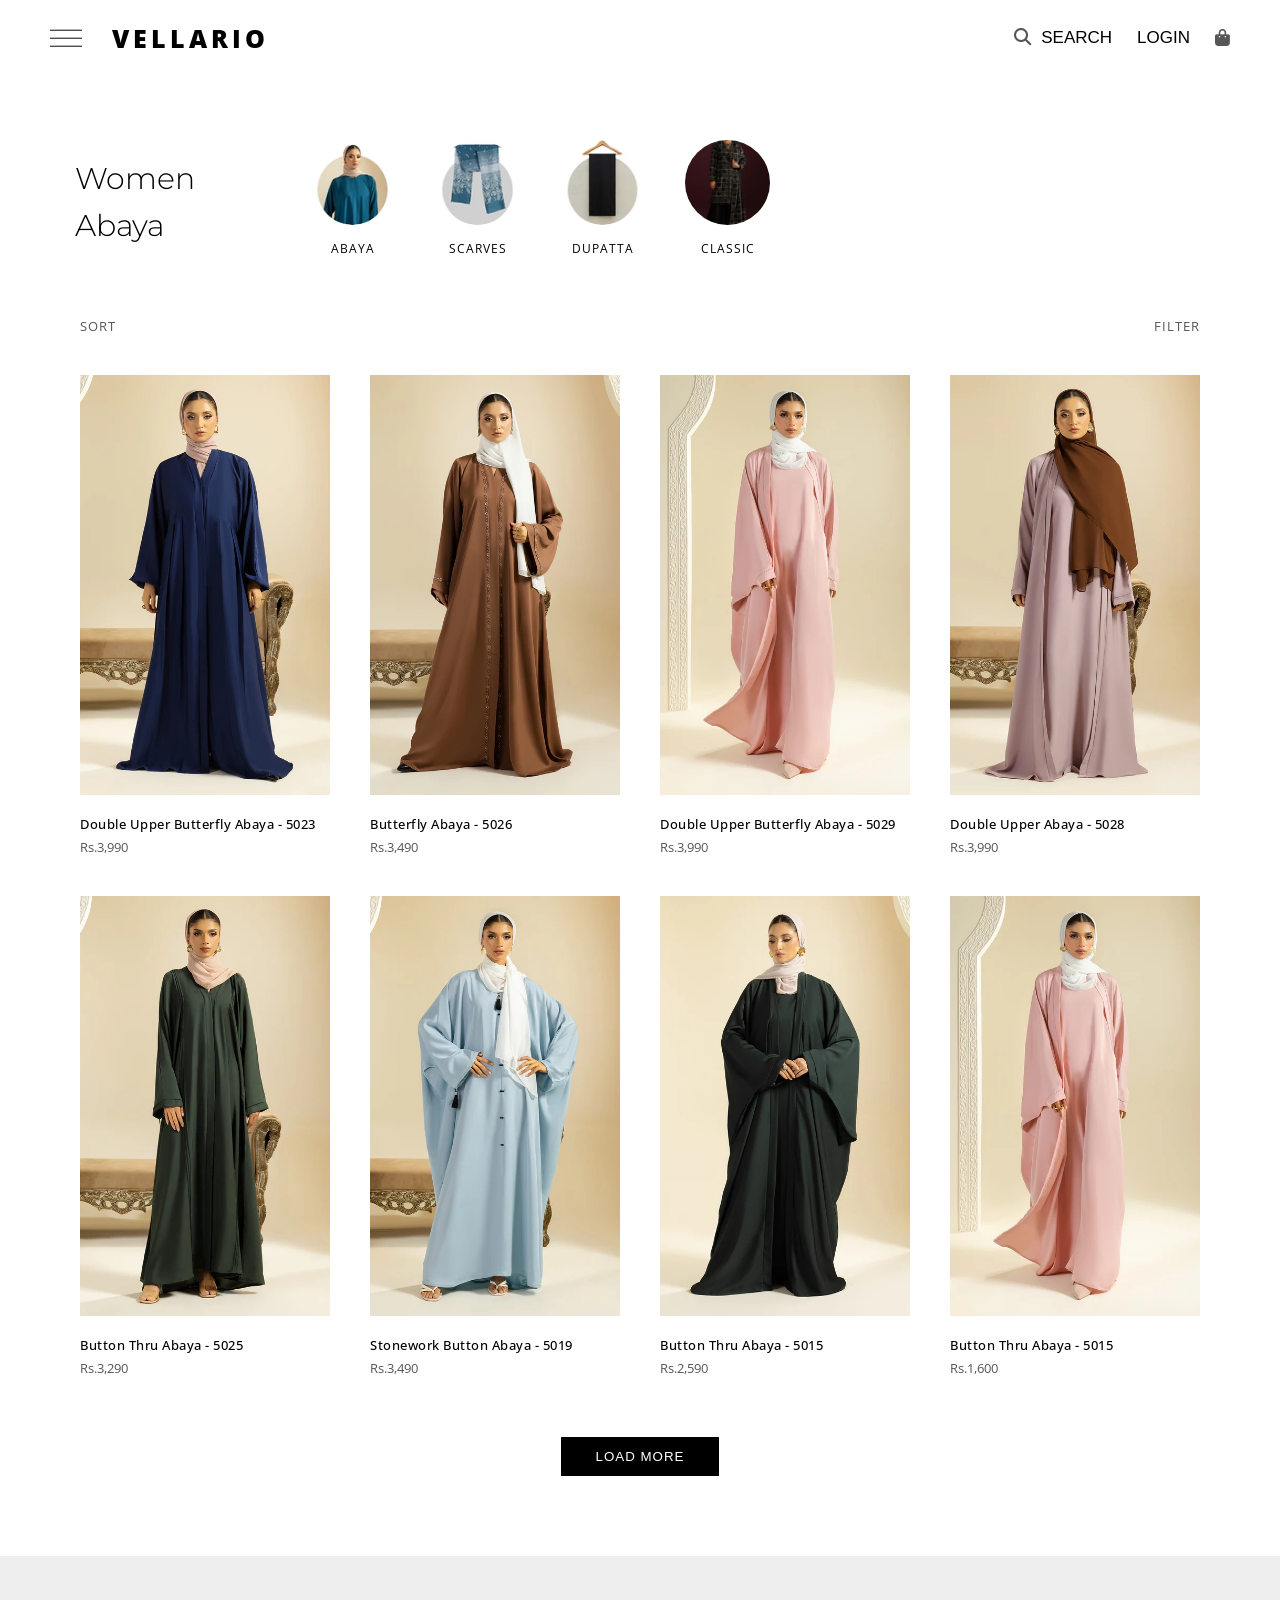
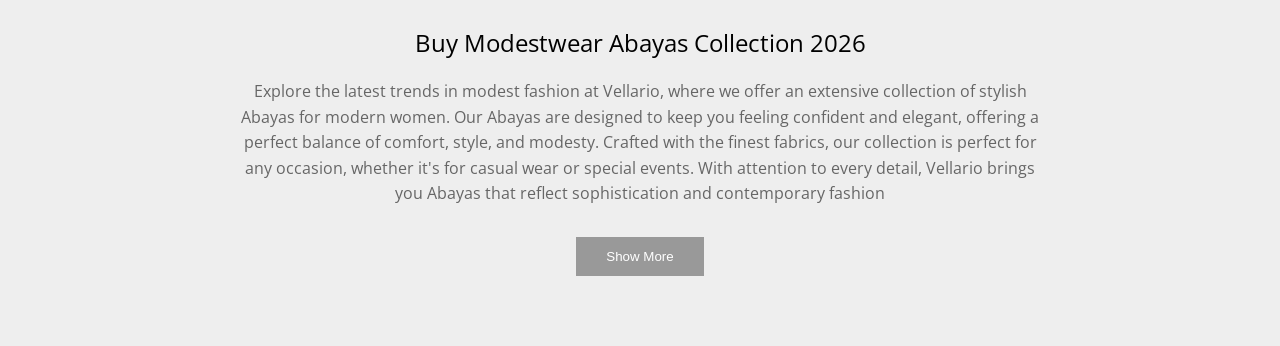
<file: htmls/womens/mODEST WEAR.HTML>
<!DOCTYPE html>
<html>

<head>
    <meta charset="UTF-8">
    <title>Summer Collection</title>
    <link rel="stylesheet" href="https://cdnjs.cloudflare.com/ajax/libs/font-awesome/6.5.0/css/all.min.css">
    <link
        href="https://fonts.googleapis.com/css2?family=Montserrat:wght@800&family=Playfair+Display:ital,wght@1,500&family=Open+Sans:wght@600&display=swap"
        rel="stylesheet">

    <link rel="stylesheet" href="/CSS/therestoffiles.css">



</head>

<body>

    <div id="sideNav" class="sidenav">

        <div class="side-header">

            <span class="close-btn" onclick="toggleNav(0)">✕</span>
            <h2 class="side-logo">VELLARIO</h2>

        </div>
        <div class="box">
            <span class="tab active" onclick="showTab('women', this)">WOMEN</span>
            <span class="tab" onclick="showTab('men', this)">MEN</span>
            <span class="tab" onclick="showTab('kids', this)">KIDS</span>
        </div>

        <div class="tab-content">

            <div class="tab-panel active" id="women">
                <a href="/htmls/womens/UNSTITCHED.HTML">UNSTITCHED</a>
                <a href="/htmls/womens/mODEST WEAR.HTML">MODEST WEAR</a>
                <a href="/htmls/womens/bags.html">BAGS</a>
                <a href="/htmls/womens/fragnance.html">FRAGRANCE</a>
            </div>

            <div class="tab-panel" id="men">
                <a href="/htmls/mens/t-shirts.html">T-SHIRTS</a>
                <a href="/htmls/mens/polo.html">POLO</a>
                <a href="/htmls/mens/Shirts.html">SHIRTS</a>
                <a href="/htmls/mens/fragnance - Copy.html">FRAGRANCE</a>
            </div>

            <div class="tab-panel" id="kids">
                <a href="/htmls/kids/boys.html">BOYS</a>
                <a href="/htmls/kids/girls.html">GIRLS</a>


            </div>

        </div>

    </div>


    <header>

        <div class="logo-section">

            <span class="bar" onclick="toggleNav('33vw')">&#119064;</span>

            <a href="/index.html" class="logo">VELLARIO</a>

        </div>


        <div class="nav-right">
            <a href="/htmls/search.html"> <i class="fa fa-search"></i>SEARCH</a>
            <a href="/htmls/login.html">LOGIN</a>
            <span><i class="fas fa-shopping-bag"></i></span>
        </div>
    </header>


    <main class="page-content">

        <div class="headingpt3">
            <span>Women</span>
            <span>Abaya</span>

        </div>

        <div class="categories">

            <div class="category"><img src="/img/MODEST/Abaya_Bubble.png">
                <p>ABAYA</p>
            </div>
            <div class="category"><img src="/img/MODEST/Women_-_Scarve.png">
                <p>SCARVES</p>
            </div>
            <div class="category"><img src="/img/MODEST/150x150_Dupatta_1_a94a43ff-bc57-470e-8549-0bc314ab9f8c.png">
                <p>DUPATTA</p>
            </div>
            <div class="category"><img src="/img/females/imgi_307_WUS26X30632_1.jpg">
                <p>CLASSIC</p>
            </div>


        </div>


        <div class="sort-bar">
            <span>SORT</span>
            <span>FILTER</span>
        </div>


        <div class="product-grid">

            <div class="product">
                <img src="/img/MODEST/WMW25015_1.jpg">
                <h4>Double Upper Butterfly Abaya - 5023</h4>
                <p>Rs.3,990</p>
            </div>

            <div class="product">
                <img src="/img/MODEST/WMW25019_2.jpg">
                <h4>Butterfly Abaya - 5026</h4>
                <p>Rs.3,490</p>
            </div>

            <div class="product">
                <img src="/img/MODEST/WMW25023_3.jpg">
                <h4>Double Upper Butterfly Abaya - 5029</h4>
                <p>Rs.3,990</p>
            </div>

            <div class="product">
                <img src="/img/MODEST/WMW25023_4.jpg">
                <h4>Double Upper Abaya - 5028</h4>
                <p>Rs.3,990</p>
            </div>

            <div class="product">
                <img src="/img/MODEST/WMW25025_5.jpg">
                <h4>Button Thru Abaya - 5025</h4>
                <p>Rs.3,290</p>
            </div>


            <div class="product">
                <img src="/img/MODEST/WMW25029_6.jpg">
                <h4>Stonework Button Abaya - 5019</h4>
                <p>Rs.3,490</p>
            </div>

            <div class="product">
                <img src="/img/MODEST/WMW25029_7.jpg">
                <h4>Button Thru Abaya - 5015</h4>
                <p>Rs.2,590</p>
            </div>

            <div class="product">
                <img src="/img/MODEST/WMW25023_3.jpg">
                <h4>Button Thru Abaya - 5015</h4>
                <p>Rs.1,600</p>
            </div>

        </div>


        <div class="load-more">
            <button>LOAD MORE</button>
        </div>


        <div class="description">
            <h2>Buy Modestwear Abayas Collection 2026
            </h2>
            <p>
                Explore the latest trends in modest fashion at Vellario, where we offer an extensive collection of
                stylish Abayas for modern women. Our Abayas are designed to keep you feeling confident and elegant,
                offering a perfect balance of comfort, style, and modesty. Crafted with the finest fabrics, our
                collection is perfect for any occasion, whether it's for casual wear or special events. With attention
                to every detail, Vellario brings you Abayas that reflect sophistication and contemporary fashion
            </p>
            <button>Show More</button>
        </div>

    </main>



    <script src="/java.js"></script>
</body>

</html>
</file>
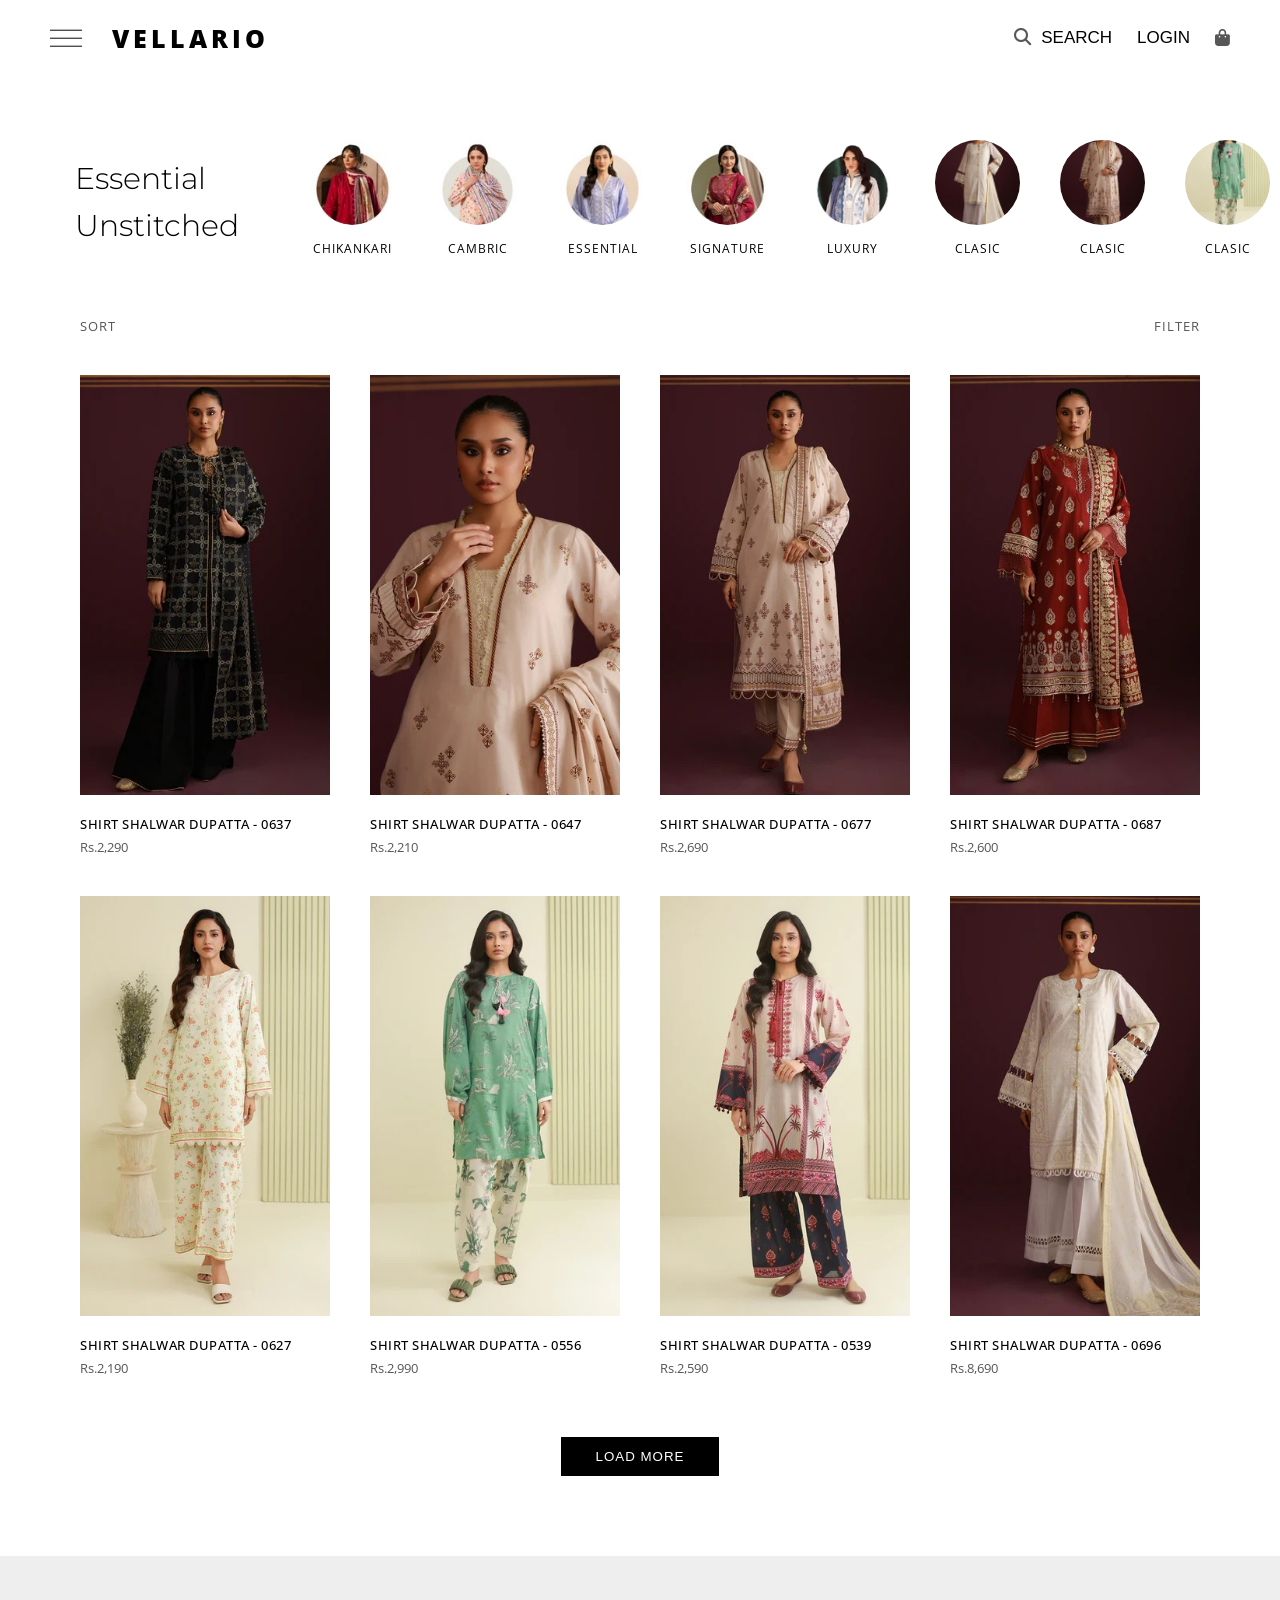
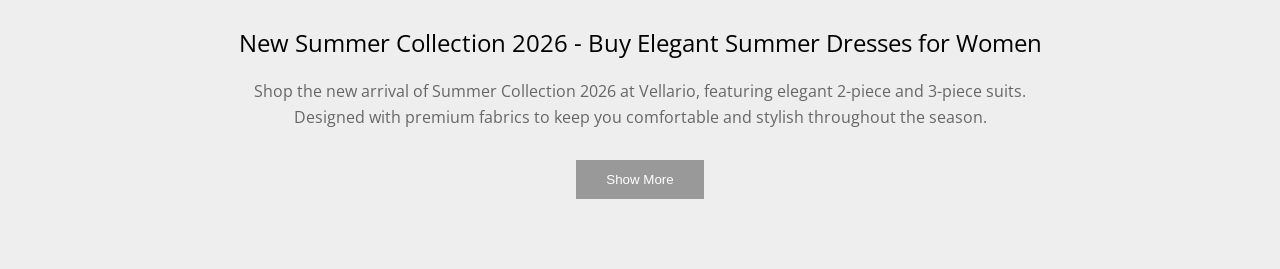
<file: htmls/womens/UNSTITCHED.HTML>
<!DOCTYPE html>
<html>

<head>
    <meta charset="UTF-8">
    <title>Summer Collection</title>
    <link rel="stylesheet" href="https://cdnjs.cloudflare.com/ajax/libs/font-awesome/6.5.0/css/all.min.css">
    <link
        href="https://fonts.googleapis.com/css2?family=Montserrat:wght@800&family=Playfair+Display:ital,wght@1,500&family=Open+Sans:wght@600&display=swap"
        rel="stylesheet">

    <link rel="stylesheet" href="/CSS/therestoffiles.css">



</head>

<body>

    <div id="sideNav" class="sidenav">

        <div class="side-header">

            <span class="close-btn" onclick="toggleNav(0)">✕</span>
            <h2 class="side-logo">VELLARIO</h2>

        </div>
        <div class="box">
            <span class="tab active" onclick="showTab('women', this)">WOMEN</span>
            <span class="tab" onclick="showTab('men', this)">MEN</span>
            <span class="tab" onclick="showTab('kids', this)">KIDS</span>
        </div>

        <div class="tab-content">

            <div class="tab-panel active" id="women">
                <a href="/htmls/womens/UNSTITCHED.HTML">UNSTITCHED</a>
                <a href="/htmls/womens/mODEST WEAR.HTML">MODEST WEAR</a>
                <a href="/htmls/womens/bags.html">BAGS</a>
                <a href="/htmls/womens/fragnance.html">FRAGRANCE</a>
            </div>

            <div class="tab-panel" id="men">
                <a href="/htmls/mens/t-shirts.html">T-SHIRTS</a>
                <a href="/htmls/mens/polo.html">POLO</a>
                <a href="/htmls/mens/Shirts.html">SHIRTS</a>
                <a href="/htmls/mens/fragnance - Copy.html">FRAGRANCE</a>
            </div>

            <div class="tab-panel" id="kids">
                <a href="/htmls/kids/boys.html">BOYS</a>
                <a href="/htmls/kids/girls.html">GIRLS</a>


            </div>
        </div>

    </div>


    <header>

        <div class="logo-section">

            <span class="bar" onclick="toggleNav('33vw')">&#119064;</span>

            <a href="/index.html" class="logo">VELLARIO</a>

        </div>


        <div class="nav-right">
            <a href="/htmls/search.html"> <i class="fa fa-search"></i>SEARCH</a>
            <a href="/htmls/login.html">LOGIN</a>
            <span><i class="fas fa-shopping-bag"></i></span>
        </div>
    </header>


    <main class="page-content">

        <div class="headingpt3">
            <span>Essential</span>
            <span>Unstitched</span>

        </div>

        <div class="categories">
            <div class="category"><img src="/img/females/imgi_5_Chikankari_Bubble.jpg">
                <p>CHIKANKARI</p>
            </div>
            <div class="category"><img src="/img/females/imgi_6_Cambric_Unstitched-bubbles.jpg">
                <p>CAMBRIC</p>
            </div>
            <div class="category"><img src="/img/females/imgi_7_Essential_Summer_Unstitched_-bubbles.jpg">
                <p>ESSENTIAL</p>
            </div>
            <div class="category"><img src="/img/females/imgi_8_Signature_Summer_Unstitched-bubbles.jpg">
                <p>SIGNATURE</p>
            </div>
            <div class="category"><img src="/img/females/imgi_9_Women_-_Luxury_Unstitched.png">
                <p>LUXURY</p>
            </div>

            <div class="category"><img src="/img/females/imgi_313_WUS26X30562_8.jpg">
                <p>CLASIC</p>
            </div>
            <div class="category"><img src="/img/females/imgi_313_WUS26X30562_3.jpg">
                <p>CLASIC</p>
            </div>
            <div class="category"><img src="/img/females/imgi_337_WUS26X20737_6.jpg">
                <p>CLASIC</p>
            </div>
        </div>


        <div class="sort-bar">
            <span>SORT</span>
            <span>FILTER</span>
        </div>


        <div class="product-grid">

            <div class="product">
                <img src="/img/females/imgi_307_WUS26X30632_1.jpg">
                <h4>SHIRT SHALWAR DUPATTA - 0637</h4>
                <p>Rs.2,290</p>
            </div>

            <div class="product">
                <img src="/img/females/imgi_313_WUS26X30562_2.jpg">
                <h4>SHIRT SHALWAR DUPATTA - 0647</h4>
                <p>Rs.2,210</p>
            </div>

            <div class="product">
                <img src="/img/females/imgi_313_WUS26X30562_3.jpg">
                <h4>SHIRT SHALWAR DUPATTA - 0677</h4>
                <p>Rs.2,690</p>
            </div>

            <div class="product">
                <img src="/img/females/imgi_313_WUS26X30562_4.jpg">
                <h4>SHIRT SHALWAR DUPATTA - 0687</h4>
                <p>Rs.2,600</p>
            </div>

            <div class="product">
                <img src="/img/females/imgi_331_WUS26E20470_5.jpg">
                <h4>SHIRT SHALWAR DUPATTA - 0627</h4>
                <p>Rs.2,190</p>
            </div>


            <div class="product">
                <img src="/img/females/imgi_337_WUS26X20737_6.jpg">
                <h4>SHIRT SHALWAR DUPATTA - 0556</h4>
                <p>Rs.2,990</p>
            </div>

            <div class="product">
                <img src="/img/females/imgi_343_WUS26X20524_7.jpg">
                <h4>SHIRT SHALWAR DUPATTA - 0539</h4>
                <p>Rs.2,590</p>
            </div>

            <div class="product">
                <img src="/img/females/imgi_313_WUS26X30562_8.jpg">
                <h4>SHIRT SHALWAR DUPATTA - 0696</h4>
                <p>Rs.8,690</p>
            </div>

        </div>


        <div class="load-more">
            <button>LOAD MORE</button>
        </div>


        <div class="description">
            <h2>New Summer Collection 2026 - Buy Elegant Summer Dresses for Women</h2>
            <p>
                Shop the new arrival of Summer Collection 2026 at Vellario, featuring elegant 2-piece and 3-piece suits.
                Designed with premium fabrics to keep you comfortable and stylish throughout the season.
            </p>
            <button>Show More</button>
        </div>

    </main>



    <script src="/java.js"></script>
</body>

</html>
</file>
<file: CSS/style.css>
* {
  margin: 0;
  padding: 0;
  box-sizing: border-box;
}

body,
html {
  height: 100%;
  width: 100%;
  overflow: hidden;
  font-family: "Open Sans", sans-serif;
}

.slider {
  position: absolute;
  top: 0;
  left: 0;
}

/* HEADER */
header {
  position: fixed;
  top: 0;
  width: 100%;
  z-index: 1000;
  display: flex;
  justify-content: space-between;
  align-items: center;
  padding: 10px 50px;
  color: white;
}

.logo-section {
  display: flex;
  align-items: center;
  gap: 15px;
  cursor: pointer;
}

.logo-section span {
  color: rgb(255, 250, 250);
}

.bar {
  font-size: 40px;
}

.logo {
  font-size: 25px;
  font-weight: 900;
  letter-spacing: 4px;
  padding-left: 15px;
  text-decoration: none;
  color: inherit;
}

.nav-right {
  display: flex;
  gap: 25px;
  align-items: center;
  font-size: 17px;
}

.nav-right a {
  color: rgb(255, 255, 255);
  text-decoration: none;
  font-weight: lighter;
  font-family: Arial, Helvetica, sans-serif;
}

.fa-search {
  margin-right: 10px;
  color: rgba(255, 255, 255, 0.658);
}

fa.shopping-bag {
  cursor: pointer;
}
/* SIDEBAR */
.sidenav {
  height: 100%;
  width: 0;
  position: fixed;
  z-index: 2000;
  top: 0;
  left: 0;
  background: rgb(255, 251, 251);
  transition: 0.5s cubic-bezier(0.77, 0, 0.175, 1);
  overflow-x: hidden;
}

.sidenav a {
  text-decoration: none;
  font-size: 20px;
  color: #111;
  display: block;
}

.close-btn {
  position: static;
  font-size: 20px;
  cursor: pointer;
  color: rgba(128, 128, 128, 0.575);
}

/* new files  */

.side-header {
  display: flex;
  align-items: center;
  gap: 20px;
  padding: 40px 50px;
}

.side-logo {
  margin: 0;
  font-size: 25px;
  font-weight: 700;
  font-family: Arial, Helvetica, sans-serif;
}

.tabs {
  display: flex;
  gap: 20px;
  padding-left: 50px;
  margin-bottom: 30px;
  font-weight: bold;
  cursor: pointer;
}

.tab {
  opacity: 0.4;
  transition: 0.3s;
  margin-left: 20px;
}
.box {
  margin-left: 30px;
  cursor: pointer;
}
.tab.active {
  opacity: 1;
}

.tab-content {
  padding-left: 50px;
  margin-top: 50px;
  display: flex;
  flex-direction: column;
  gap: 10px;
}

.tab-panel {
  display: none;
  flex-direction: column;
  gap: 12px;
}

.tab-panel.active {
  display: flex;
}

.tab-panel a {
  font-size: 18px;
  font-weight: bold;
  cursor: pointer;
  transition: 0.2s;
}

.tab-panel a:hover {
  transform: translateX(8px);
}

/* SLIDER */
.slider {
  height: 100vh;
  width: 100%;
  transition: transform 0.8s cubic-bezier(0.6, 0, 0.3, 1);
}

.section {
  height: 100vh;
  width: 100%;
  background-size: cover;
  background-position: center;
  display: flex;
  align-items: center;
  justify-content: center;
  position: relative;
}

/* HERO TEXT */
/* .hero-text-container {
  display: flex;
  align-items: baseline;
  gap: 15px;
  color: white;
} */

.hero-text-container {
  display: flex;
  flex-direction: column;
  align-items: center;
  color: white;
}

.hero-text-container h1 {
  font-family: "Montserrat", sans-serif;
  font-weight: 800;
  font-size: 90px;
  margin-right: 120;
  letter-spacing: -4px;
  transform: scaleX(1.1);
  margin-bottom: -10px;
  line-height: 1;
}
.polo-shirt span {
  margin-right: 60px;
  font-weight: bolder;
  line-height: 0.9;
  font-size: 80px;
  color: black;
}

.polo-shirt h1 {
  margin-left: 5px;
  font-family: "Times New Roman", Times, serif;
}

.polo-shirt {
  margin-right: 100px;
}

.jogger-pants span {
  font-weight: bolder;
  line-height: 1;
  font-size: 80px;
  color: #111;
}

.jogger-pants h1 {
  margin-right: 190px;
  font-family: "Times New Roman", Times, serif;
}

.denim-shirts span {
  font-weight: bolder;
  line-height: 0.8;
  font-size: 80px;
  color: black;
}
.denim-shirts h1 {
  margin-right: 400px;
  font-family: "Times New Roman", Times, serif;
}

.hero-text-container span {
  font-family: "Playfair Display", serif;
  /* font-size: 60px; */
  letter-spacing: 6px;
  margin-left: 470px;
  text-transform: uppercase;
}

/* ARROWS */
.arrow {
  position: absolute;
  top: 50%;
  transform: translateY(-50%);
  color: rgba(255, 255, 255, 0.788);
  font-weight: 200px;
  font-size: 20px;
  font-family: Arial, Helvetica, sans-serif;
  cursor: pointer;
  font-weight: bold;
  z-index: 100;
  padding: 10px;
}

.arrow-left {
  left: 1px;
}
.arrow-right {
  right: 1px;
}

/* DOTS */
.dots {
  position: absolute;
  right: 29px;
  top: 60.5%;
  display: flex;
  flex-direction: column;
  gap: 17px;
  z-index: 100;
}

.dot {
  width: 8px;
  height: 8px;
  border: 1px solid white;
  border-radius: 50%;
  cursor: pointer;
  transition: 0.3s;
}

.dot.active {
  background: white;
  transform: scale(1.4);
}

/* BOTTOM NAV */
.bottom-nav {
  position: absolute;
  bottom: 40px;
  width: 100%;
  display: flex;
  justify-content: center;
  gap: 30px;
}

.nav-item {
  color: white;
  font-size: 14px;
  font-weight: lighter;
  font-family: Arial, Helvetica, sans-serif;
  transition: 0.3s;
  cursor: pointer;
}

.nav-item.active {
  opacity: 1;
  font-weight: 900;
  font-size: 16px;
  font-weight: bold;
  font-family: Arial, Helvetica, sans-serif;
  color: rgb(255, 255, 255);
}

/* search */

* {
  margin: 0;
  padding: 0;
  box-sizing: border-box;
}

body {
  font-family: "Open Sans", sans-serif;
  background: #f5f5f5;
  color: #333;
}

/* HEADER */

/* SEARCH SECTION */
.search-section {
  text-align: center;
  padding: 40px 0;
}

.search-section h1 {
  font-size: 28px;
  letter-spacing: 2px;
  margin-bottom: 30px;
}

.search-box {
  width: 60%;
  margin: 0 auto 20px;
  display: flex;
  justify-content: space-between;
  align-items: center;
  border-bottom: 1px solid #aaa;
  padding: 10px;
}

.search-box input {
  border: none;
  outline: none;
  width: 100%;
  background: transparent;
  font-size: 16px;
}

.popular-title {
  text-align: left;
  width: 60%;
  margin: 20px auto 10px;
  font-weight: 600;
}

.tags {
  width: 60%;
  margin: 0 auto;
  display: flex;
  flex-wrap: wrap;
  gap: 10px;
}

.tags span {
  background: #e6e6e6;
  padding: 6px 12px;
  border-radius: 20px;
  font-size: 13px;
  cursor: pointer;
}

/* INTEREST SECTION */
.interest-section {
  width: 85%;
  margin: 60px auto;
}

.interest-section h2 {
  font-size: 22px;
  margin-bottom: 30px;
}

.product-grid {
  display: grid;
  grid-template-columns: repeat(4, 1fr);
  gap: 25px;
}

.card img {
  width: 100%;
  height: 350px;
  object-fit: cover;
}

.card .title {
  margin-top: 10px;
  font-weight: 600;
  font-size: 14px;
}

.card .price {
  font-size: 14px;
  margin-top: 5px;
}

.view-btn {
  text-align: center;
  margin-top: 40px;
}

.view-btn button {
  background: black;
  color: white;
  padding: 12px 40px;
  border: none;
  cursor: pointer;
}

/* footer */

.footer-slide {
  height: 100vh;
  width: 100%;
  display: flex;
  flex-direction: column;
  justify-content: space-between;
  background: #f2f2f2;
}

.footer {
  background: #000;
  color: #fff;
  width: 100%;
  display: flex;
  justify-content: space-around;
  padding: 60px 120px;
  box-sizing: border-box;
}
.bottom {
  background: #000;
  color: #aaa;
  text-align: center;
  padding: 20px;
  width: 100%;
  font-size: 11px;
}

.newsletter {
  text-align: center;
  padding-top: 60px;
}

.newsletter h2 {
  font-size: 18px;
  letter-spacing: 1px;
  margin-bottom: 5px;
}

.email-label {
  font-size: 10px;
  color: #777;
  display: block;
  margin-bottom: 15px;
}

.email-input {
  width: 350px;
  border: none;
  border-bottom: 1px solid #000;
  background: transparent;
  outline: none;
  padding: 5px;
}

.social-icons {
  margin-top: 20px;
}

.social-icons i {
  margin: 0 10px;
  font-size: 18px;
  cursor: pointer;
}

.footer {
  background: #000;
  color: #fff;
  display: flex;
  justify-content: space-around;
  padding: 40px 40px;
}

.col h4 {
  font-size: 12px;
  margin-bottom: 10px;
}

.col p {
  font-size: 11px;
  margin: 4px 0;
  color: #ccc;
}

.payment img {
  height: 25px;
  margin-right: 10px;
}

.bottom {
  background: #000;
  color: #aaa;
  text-align: center;
  padding: 15px;
  font-size: 11px;
}

.payment-logos {
  display: flex;
  align-items: center;
  gap: 15px;
  margin-top: 10px;
}

.payment-logos img {
  height: 28px;
  object-fit: contain;
  background: #fff;
  padding: 4px 8px;
  border-radius: 4px;
}

/* media quries */

/* TABLET */
@media (max-width: 1024px) {
  .categories {
    padding: 30px 30px;
  }

  .sort-bar {
    padding: 20px 30px;
  }

  .product-grid {
    padding: 20px 30px 60px;
  }
}

/* MOBILE */
@media (max-width: 768px) {
  header {
    padding: 10px 20px;
  }

  .nav-right {
    gap: 15px;
    font-size: 13px;
  }

  .categories {
    gap: 20px;
  }

  .product img {
    height: 300px;
  }

  .description {
    padding: 40px 20px;
  }
}
</file>
<file: CSS/login.css>
* {
  margin: 0;
  padding: 0;
  box-sizing: border-box;
}

body {
  font-family: "Open Sans", sans-serif;
  background: #e9e9e9;
  height: 100vh;
  display: flex;
  justify-content: center;
  align-items: center;
}

.login-wrapper {
  width: 100%;
  /* text-align: center; */
}

.login-card {
  width: 420px;
  background: #f4f4f4;
  padding: 50px 40px;
  margin-bottom: 130px;
  border-radius: 12px;
  margin-top: 30px;
  margin-left: auto;
  margin-right: auto;
}

.brand {
  font-family: "Montserrat", sans-serif;
  font-weight: 400;
  letter-spacing: 3px;
  margin-bottom: 20px;
  color: #1e2a38;
  text-align: center;
}

h2 {
  font-size: 23px;
  font-weight: 400px;
  margin-bottom: 10px;
  margin-right: 250px;
}

.subtext {
  font-size: 13px;
  color: #666;
  margin-bottom: 10px;
}

.input-group {
  text-align: left;
  margin-bottom: 20px;
}

.input-group label {
  font-size: 13px;
  color: #666;
}

.input-group input {
  width: 100%;
  padding: 14px;
  border: 2px solid #1e2a38;
  border-radius: 8px;
  margin-top: 6px;
  font-size: 14px;
  outline: none;
}

.btn {
  width: 100%;
  padding: 14px;
  background: #172b46;
  color: white;
  border: none;
  border-radius: 8px;
  font-size: 15px;
  font-weight: 600;
  cursor: pointer;
  transition: 0.3s;

  display: block;
  text-align: center;
  text-decoration: none;
}

.btn:hover {
  opacity: 0.9;
}

.footer-links {
  margin-top: 30px;
  font-size: 13px;
  text-align: center;
}

.footer-links a {
  color: #172b46;
  margin: 0 10px;
  text-decoration: none;
}

/* media quries */

/* TABLET */
@media (max-width: 1024px) {
  .categories {
    padding: 30px 30px;
  }

  .sort-bar {
    padding: 20px 30px;
  }

  .product-grid {
    padding: 20px 30px 60px;
  }
}

/* MOBILE */
@media (max-width: 768px) {
  header {
    padding: 10px 20px;
  }

  .nav-right {
    gap: 15px;
    font-size: 13px;
  }

  .categories {
    gap: 20px;
  }

  .product img {
    height: 300px;
  }

  .description {
    padding: 40px 20px;
  }
}
</file>
<file: CSS/search.css>
* {
  margin: 0;
  padding: 0;
  box-sizing: border-box;
}

body,
html {
  height: 100%;
  width: 100%;
  /* overflow: hidden; */
  font-family: "Open Sans", sans-serif;
}

.slider {
  position: absolute;
  top: 0;
  left: 0;
}

/* HEADER */
header {
  position: fixed;
  top: 0;
  width: 100%;
  z-index: 1000;
  display: flex;
  justify-content: space-between;
  align-items: center;
  padding: 10px 50px;
  color: white;
}

.logo {
  text-decoration: none;
  color: inherit;
  color: black;
}

.logo-section {
  display: flex;
  align-items: center;
  gap: 15px;
  cursor: pointer;
}

.logo-section span {
  color: rgb(0, 0, 0);
}

.bar {
  font-size: 40px;
}

.logo {
  font-size: 25px;
  font-weight: 900;
  letter-spacing: 4px;
  padding-left: 15px;
}

.nav-right {
  display: flex;
  gap: 25px;
  align-items: center;
  font-size: 17px;
}

.nav-right a {
  color: rgb(24, 0, 0);
  text-decoration: none;
  font-weight: lighter;
  font-family: Arial, Helvetica, sans-serif;
}
.fa-shopping-bag {
  color: black;
  cursor: pointer;
}
.fa-search {
  margin-right: 10px;
  color: black;
}
/* SIDEBAR */
.sidenav {
  height: 100%;
  width: 0;
  position: fixed;
  z-index: 2000;
  top: 0;
  left: 0;
  background: rgb(255, 251, 251);
  transition: 0.5s cubic-bezier(0.77, 0, 0.175, 1);
  overflow-x: hidden;
}

.sidenav a {
  text-decoration: none;
  font-size: 20px;
  color: #111;
  display: block;
}

.close-btn {
  position: static;
  font-size: 20px;
  cursor: pointer;
  color: rgba(128, 128, 128, 0.575);
}

/* new files  */

.side-header {
  display: flex;
  align-items: center;
  gap: 20px;
  padding: 40px 50px;
}

.side-logo {
  margin: 0;
  font-size: 25px;
  font-weight: 700;
  font-family: Arial, Helvetica, sans-serif;
}

.tabs {
  display: flex;
  gap: 20px;
  padding-left: 50px;
  margin-bottom: 30px;
  font-weight: bold;
  cursor: pointer;
}

.tab {
  opacity: 0.4;
  transition: 0.3s;
  margin-left: 20px;
}
.box {
  margin-left: 30px;
  cursor: pointer;
}
.tab.active {
  opacity: 1;
}

.tab-content {
  padding-left: 50px;
  margin-top: 50px;
  display: flex;
  flex-direction: column;
  gap: 10px;
}

.tab-panel {
  display: none;
  flex-direction: column;
  gap: 12px;
}

.tab-panel.active {
  display: flex;
}

.tab-panel a {
  font-size: 18px;
  font-weight: bold;
  cursor: pointer;
  transition: 0.2s;
}

.tab-panel a:hover {
  transform: translateX(8px);
}

.search-section {
  text-align: center;
  padding: 30px;
}

.search-section h1 {
  font-size: 28px;
  letter-spacing: 2px;
  margin-top: 50px;
  margin-bottom: 30px;
  font-weight: bold;
  font-family: Arial, Helvetica, sans-serif;
  color: rgba(0, 0, 0, 0.637);
}

.search-box {
  width: 1300px;

  display: flex;
  justify-content: space-between;
  align-items: center;
  border-bottom: 1px solid #aaa;
  padding: 10px;
}

.search-box input {
  border: none;
  outline: none;
  width: 100%;
  background: transparent;
  font-size: 16px;
}

.popular-title {
  text-align: left;
  /* width: 60%; */
  margin: 20px auto 10px;
  font-weight: 600;
}

.tags {
  width: 50%;
  /* margin: 0 auto; */
  display: flex;
  flex-wrap: wrap;
  gap: 10px;
  margin-bottom: 170px;
}

.tags span {
  background: #e6e6e6;
  padding: 6px 12px;
  border-radius: 20px;
  font-size: 13px;
  cursor: pointer;
}

/* INTEREST SECTION */
.interest-section {
  width: 95%;
  margin: auto auto;
}

.interest-section h2 {
  font-size: 22px;
  margin-bottom: 30px;
}

.product-grid {
  display: grid;
  grid-template-columns: repeat(4, 1fr);
  gap: 25px;
}

.card img {
  width: 100%;
  height: 450px;
  object-fit: cover;
}

.card .title {
  margin-top: 10px;
  font-weight: 600;
  font-size: 14px;
}

.card .price {
  font-size: 14px;
  margin-top: 5px;
}

.view-btn {
  text-align: center;
  margin-top: 30px;
}

.view-btn button {
  background: black;
  color: white;
  padding: 12px 40px;
  margin-bottom: 30px;
  border: none;
  cursor: pointer;
}

/* media quries */

/* TABLET */
@media (max-width: 1024px) {
  .categories {
    padding: 30px 30px;
  }

  .sort-bar {
    padding: 20px 30px;
  }

  .product-grid {
    padding: 20px 30px 60px;
  }
}

/* MOBILE */
@media (max-width: 768px) {
  header {
    padding: 10px 20px;
  }

  .nav-right {
    gap: 15px;
    font-size: 13px;
  }

  .categories {
    gap: 20px;
  }

  .product img {
    height: 300px;
  }

  .description {
    padding: 40px 20px;
  }
}
</file>
<file: CSS/therestoffiles.css>
* {
  margin: 0;
  padding: 0;
  box-sizing: border-box;
}

body,
html {
  height: 100%;
  width: 100%;
  font-family: "Open Sans", sans-serif;
}

.page-content {
  padding-top: 100px;
}
header {
  position: fixed;
  top: 0;
  width: 100%;
  z-index: 1000;
  display: flex;
  justify-content: space-between;
  align-items: center;
  padding: 10px 50px;
  color: rgb(0, 0, 0);
}

.logo-section {
  display: flex;
  align-items: center;
  gap: 15px;
  cursor: pointer;
}

.logo-section span {
  color: rgb(0, 0, 0);
}

.bar {
  font-size: 40px;
}

.logo {
  font-size: 25px;
  font-weight: 900;
  letter-spacing: 4px;
  padding-left: 15px;
  text-decoration: none;
  color: inherit;
}

.nav-right {
  display: flex;
  gap: 25px;
  align-items: center;
  font-size: 17px;
}

.nav-right a {
  color: rgb(0, 0, 0);
  text-decoration: none;
  font-weight: lighter;
  font-family: Arial, Helvetica, sans-serif;
}

.fa-search {
  margin-right: 10px;
  color: rgba(0, 0, 0, 0.658);
  cursor: pointer;
}

.fa-shopping-bag {
  color: rgba(0, 0, 0, 0.658);
}

.sidenav {
  height: 100%;
  width: 0;
  position: fixed;
  z-index: 2000;
  top: 0;
  left: 0;
  background: rgb(255, 251, 251);
  transition: 0.5s cubic-bezier(0.77, 0, 0.175, 1);
  overflow-x: hidden;
}

.sidenav a {
  text-decoration: none;
  font-size: 20px;
  color: #111;
  display: block;
}

.close-btn {
  position: static;
  font-size: 20px;
  cursor: pointer;
  color: rgba(128, 128, 128, 0.575);
}

.side-header {
  display: flex;
  align-items: center;
  gap: 20px;
  padding: 40px 50px;
}

.side-logo {
  margin: 0;
  font-size: 25px;
  font-weight: 700;
  font-family: Arial, Helvetica, sans-serif;
}

.tabs {
  display: flex;
  gap: 20px;
  padding-left: 50px;
  margin-bottom: 30px;
  font-weight: bold;
  cursor: pointer;
}

.tab {
  opacity: 0.4;
  transition: 0.3s;
  margin-left: 20px;
}
.box {
  margin-left: 30px;
  cursor: pointer;
}
.tab.active {
  opacity: 1;
}

.tab-content {
  padding-left: 50px;
  margin-top: 50px;
  display: flex;
  flex-direction: column;
  gap: 10px;
}

.tab-panel {
  display: none;
  flex-direction: column;
  gap: 12px;
}

.tab-panel.active {
  display: flex;
}

.tab-panel a {
  font-size: 18px;
  font-weight: bold;
  cursor: pointer;
  transition: 0.2s;
}

.tab-panel a:hover {
  transform: translateX(8px);
}

.categories {
  display: flex;
  gap: 40px;
  padding: 40px 20px;
  overflow-x: auto;
  margin-left: 290px;
}
.headingpt3 {
  display: flex;
  flex-direction: column;
  gap: 10px;
  position: absolute;
  top: 160px;
  left: 75px;
  font-size: 30px;
}

.headingpt3 span {
  color: #000000;
  font-weight: 300;
  font-family: "Montserrat", sans-serif;
}
.category {
  text-align: center;
  cursor: pointer;
}

.category img {
  width: 85px;
  height: 85px;
  border-radius: 50%;
  object-fit: cover;
  transition: 0.3s;
}

.category:hover img {
  transform: scale(1.08);
}

.category p {
  font-size: 12px;
  margin-top: 10px;
  letter-spacing: 1px;
}

.sort-bar {
  display: flex;
  justify-content: space-between;
  padding: 20px 80px;
  font-size: 13px;
  letter-spacing: 1px;
  color: #555;
}

.product-grid {
  display: grid;
  grid-template-columns: repeat(4, 1fr);
  gap: 40px;
  padding: 20px 80px 60px;
}

.product {
  cursor: pointer;
}

.product img {
  width: 100%;
  height: 420px;
  object-fit: cover;
  transition: 0.4s;
}

.product:hover img {
  transform: scale(1.03);
}

.product h4 {
  font-size: 13px;
  margin: 15px 0 5px;
  font-weight: 500;
  letter-spacing: 0.5px;
}

.product p {
  font-size: 13px;
  color: #555;
}

.load-more {
  text-align: center;
  margin-bottom: 80px;
}

.load-more button {
  padding: 12px 35px;
  background: black;
  color: white;
  border: none;
  cursor: pointer;
  letter-spacing: 1px;
}

.description {
  background: #eee;
  padding: 70px 120px;
  text-align: center;
}

.description h2 {
  font-weight: 400;
  margin-bottom: 20px;
}

.description p {
  max-width: 800px;
  margin: auto;
  color: #666;
  line-height: 1.6;
}

.description button {
  margin-top: 30px;
  padding: 12px 30px;
  border: none;
  background: #999;
  color: white;
  cursor: pointer;
}

/* media quries */

/* TABLET */
@media (max-width: 1024px) {
  .categories {
    padding: 30px 30px;
  }

  .sort-bar {
    padding: 20px 30px;
  }

  .product-grid {
    padding: 20px 30px 60px;
  }
}

/* MOBILE */
@media (max-width: 768px) {
  header {
    padding: 10px 20px;
  }

  .nav-right {
    gap: 15px;
    font-size: 13px;
  }

  .categories {
    gap: 20px;
  }

  .product img {
    height: 300px;
  }

  .description {
    padding: 40px 20px;
  }
}
</file>
